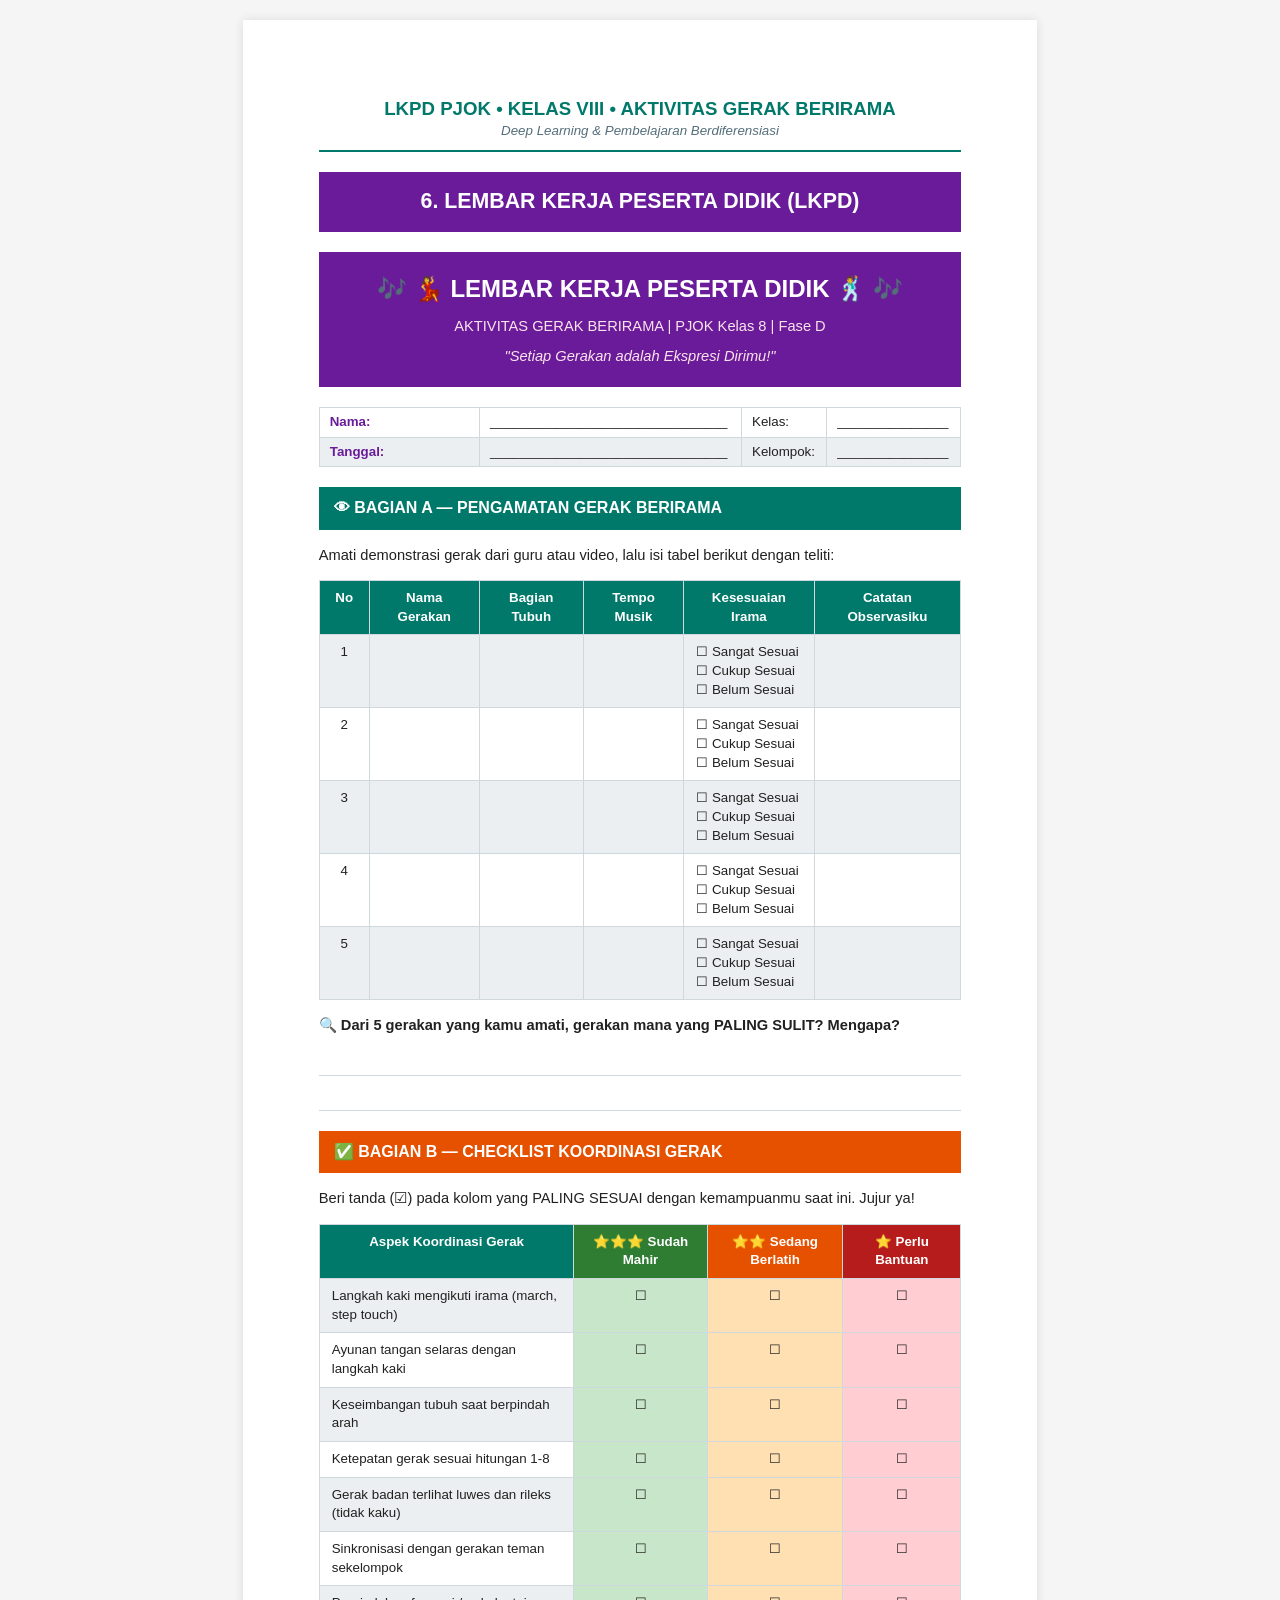
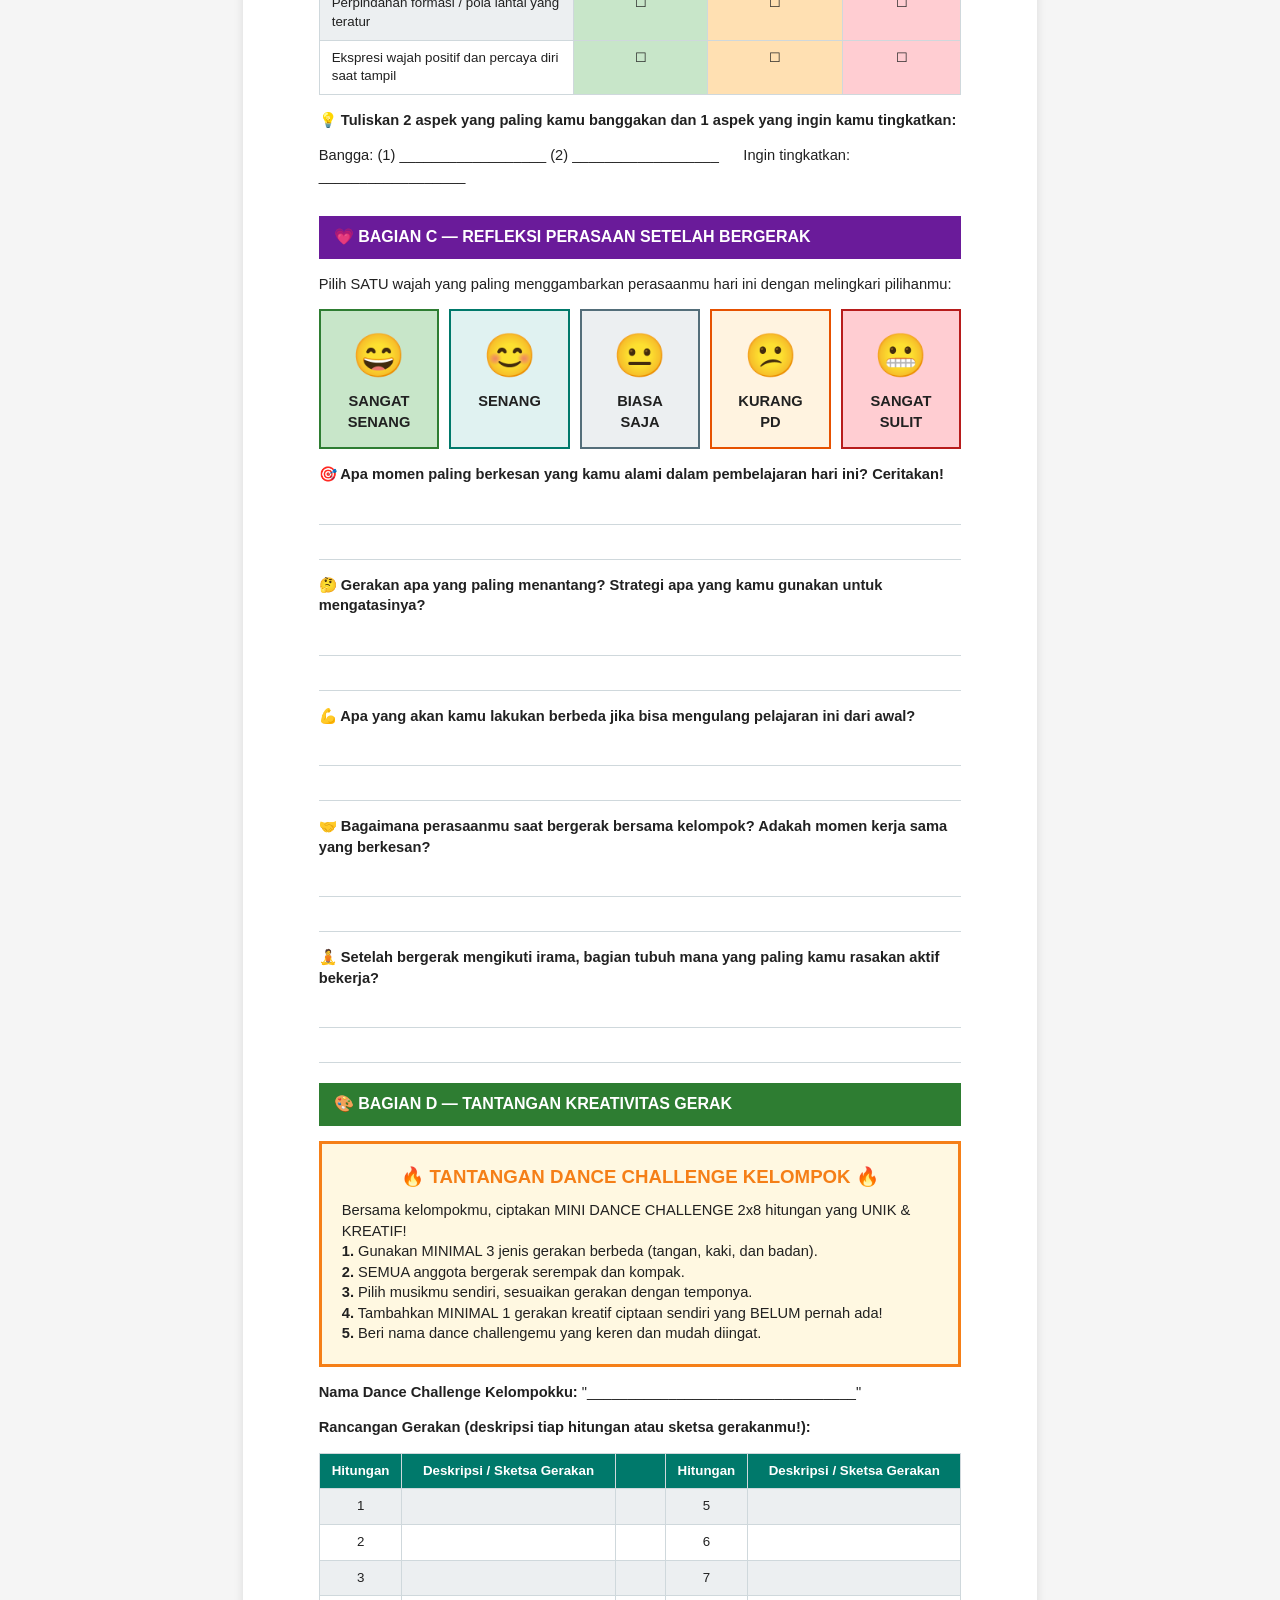
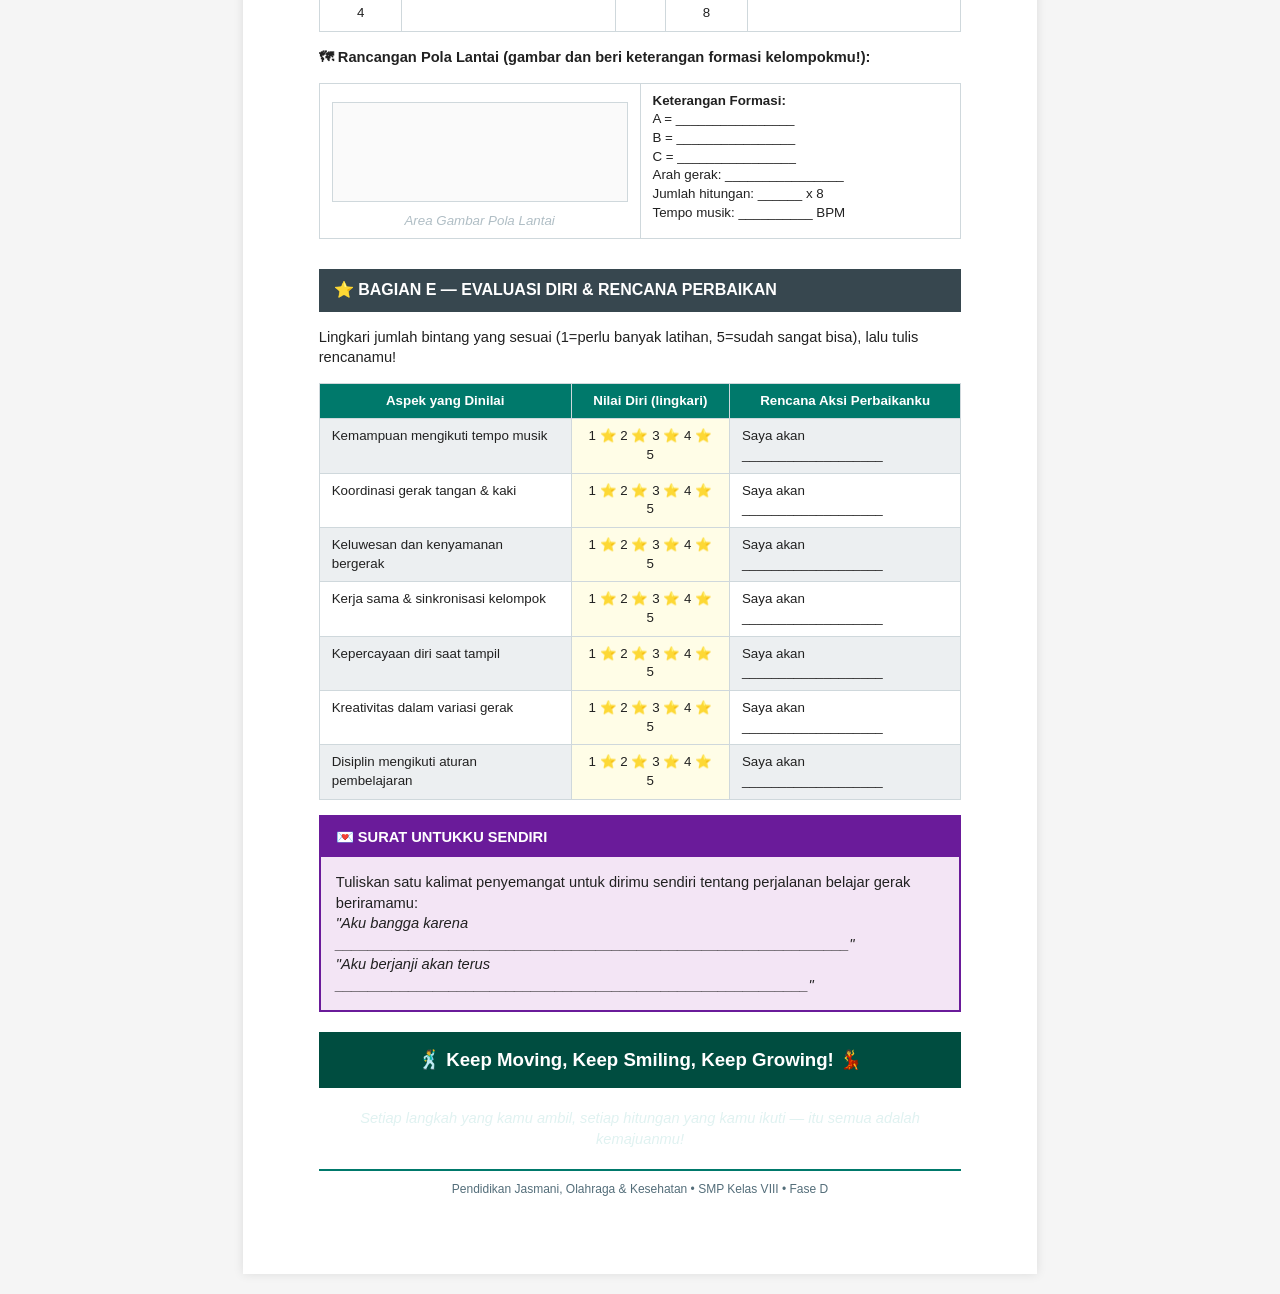
<file: lkpd.html>
<!DOCTYPE html>
<html lang="id">
<head>
    <meta charset="UTF-8">
    <meta name="viewport" content="width=device-width, initial-scale=1.0">
    <title>LKPD PJOK - Kelas VIII</title>
    <style>
        * {
            margin: 0;
            padding: 0;
            box-sizing: border-box;
        }

        body {
            font-family: 'Arial', sans-serif;
            font-size: 11pt;
            line-height: 1.4;
            color: #212121;
            background: #f5f5f5;
        }

        .container {
            max-width: 210mm;
            margin: 20px auto;
            background: white;
            padding: 20mm;
            box-shadow: 0 0 10px rgba(0,0,0,0.1);
        }

        /* Header */
        .header {
            text-align: center;
            padding-bottom: 10px;
            border-bottom: 2px solid #00796B;
            margin-bottom: 20px;
        }

        .header h1 {
            font-size: 14pt;
            color: #00796B;
            font-weight: bold;
        }

        .header p {
            font-size: 10pt;
            color: #546E7A;
            font-style: italic;
        }

        /* Footer */
        .footer {
            text-align: center;
            padding-top: 10px;
            border-top: 2px solid #00796B;
            margin-top: 20px;
            font-size: 9pt;
            color: #546E7A;
        }

        /* Banner */
        .banner {
            background: #00796B;
            color: white;
            padding: 15px 20px;
            margin: 20px 0;
            font-size: 16pt;
            font-weight: bold;
            text-align: center;
        }

        .banner.orange { background: #E65100; }
        .banner.purple { background: #6A1B9A; }
        .banner.blue { background: #1565C0; }
        .banner.gray { background: #37474F; }
        .banner.teal-dark { background: #004D40; }

        /* Sub Banner */
        .sub-banner {
            background: #E0F2F1;
            border-left: 5px solid #00796B;
            padding: 12px 20px;
            margin: 15px 0;
            font-size: 13pt;
            font-weight: bold;
            color: #00796B;
        }

        .sub-banner.orange { background: #FFF3E0; border-left-color: #E65100; color: #E65100; }
        .sub-banner.purple { background: #F3E5F5; border-left-color: #6A1B9A; color: #6A1B9A; }
        .sub-banner.blue { background: #E3F2FD; border-left-color: #1565C0; color: #1565C0; }
        .sub-banner.amber { background: #FFF8E1; border-left-color: #F57F17; color: #F57F17; }

        /* Tables */
        table {
            width: 100%;
            border-collapse: collapse;
            margin: 15px 0;
            font-size: 10pt;
        }

        th, td {
            border: 1px solid #CFD8DC;
            padding: 8px 12px;
            vertical-align: top;
        }

        th {
            background: #00796B;
            color: white;
            font-weight: bold;
            text-align: center;
        }

        th.orange { background: #E65100; }
        th.purple { background: #6A1B9A; }
        th.blue { background: #1565C0; }
        th.green { background: #2E7D32; }
        th.gray { background: #37474F; }
        th.amber { background: #F57F17; }

        tr:nth-child(even) {
            background: #ECEFF1;
        }

        /* Lists */
        ul, ol {
            margin: 10px 0;
            padding-left: 30px;
        }

        li {
            margin: 5px 0;
        }

        /* Numbered items */
        .num-item {
            margin: 8px 0;
            padding-left: 10px;
        }

        /* Callout box */
        .callout {
            border: 2px solid #1565C0;
            margin: 15px 0;
        }

        .callout-header {
            background: #1565C0;
            color: white;
            padding: 10px 15px;
            font-weight: bold;
        }

        .callout-body {
            background: #E3F2FD;
            padding: 15px;
        }

        /* LKPD Sections */
        .lkpd-header {
            background: #6A1B9A;
            color: white;
            padding: 20px;
            text-align: center;
            margin: 20px 0;
        }

        .lkpd-header h2 {
            font-size: 18pt;
            margin-bottom: 10px;
        }

        .lkpd-header p {
            font-size: 11pt;
            color: #FCE4EC;
        }

        .lkpd-quote {
            font-style: italic;
            color: #FFF8E1;
            margin-top: 10px;
        }

        .identity-table {
            margin: 20px 0;
        }

        .identity-table td {
            padding: 5px 10px;
        }

        .identity-table td:first-child {
            font-weight: bold;
            color: #6A1B9A;
            width: 25%;
        }

        .section-header {
            background: #00796B;
            color: white;
            padding: 10px 15px;
            margin: 20px 0 15px 0;
            font-size: 12pt;
            font-weight: bold;
        }

        .section-header.orange { background: #E65100; }
        .section-header.purple { background: #6A1B9A; }
        .section-header.green { background: #2E7D32; }
        .section-header.gray { background: #37474F; }

        /* Mood selector */
        .mood-selector {
            display: flex;
            gap: 10px;
            margin: 15px 0;
        }

        .mood-option {
            flex: 1;
            padding: 15px;
            text-align: center;
            border: 2px solid;
        }

        .mood-option .emoji {
            font-size: 32pt;
            margin-bottom: 5px;
        }

        .mood-option.happy { background: #C8E6C9; border-color: #2E7D32; }
        .mood-option.good { background: #E0F2F1; border-color: #00796B; }
        .mood-option.neutral { background: #ECEFF1; border-color: #546E7A; }
        .mood-option.low { background: #FFF3E0; border-color: #E65100; }
        .mood-option.bad { background: #FFCDD2; border-color: #B71C1C; }

        /* Challenge box */
        .challenge-box {
            background: #FFF8E1;
            border: 3px solid #F57F17;
            padding: 20px;
            margin: 15px 0;
        }

        .challenge-box h3 {
            color: #F57F17;
            text-align: center;
            font-size: 14pt;
            margin-bottom: 10px;
        }

        /* Print styles */
        @media print {
            body {
                background: white;
            }

            .container {
                box-shadow: none;
                margin: 0;
                padding: 15mm;
                max-width: 100%;
            }

            .page-break {
                page-break-before: always;
            }
        }

        .page-break {
            page-break-before: always;
            margin-top: 30px;
        }

        .spacer {
            height: 20px;
        }

        .checkbox {
            margin: 5px 0;
        }

        .question {
            margin: 15px 0;
            font-weight: bold;
        }

        .answer-line {
            border-bottom: 1px solid #CFD8DC;
            margin: 10px 0;
            height: 25px;
        }

        .drawing-area {
            border: 1px solid #CFD8DC;
            height: 100px;
            margin: 10px 0;
            background: #fafafa;
        }
    </style>
</head>
<body>
    <div class="container">
        <!-- Header -->
        <div class="header">
            <h1>LKPD PJOK • KELAS VIII • AKTIVITAS GERAK BERIRAMA</h1>
            <p>Deep Learning & Pembelajaran Berdiferensiasi</p>
        </div>

        <!-- Bagian 6: LKPD -->
        <div class="banner purple">6. LEMBAR KERJA PESERTA DIDIK (LKPD)</div>

        <div class="lkpd-header">
            <h2>🎶 💃 LEMBAR KERJA PESERTA DIDIK 🕺 🎶</h2>
            <p>AKTIVITAS GERAK BERIRAMA | PJOK Kelas 8 | Fase D</p>
            <p class="lkpd-quote">"Setiap Gerakan adalah Ekspresi Dirimu!"</p>
        </div>

        <table class="identity-table">
            <tr>
                <td>Nama:</td>
                <td>________________________________</td>
                <td>Kelas:</td>
                <td>_______________</td>
            </tr>
            <tr>
                <td>Tanggal:</td>
                <td>________________________________</td>
                <td>Kelompok:</td>
                <td>_______________</td>
            </tr>
        </table>

        <div class="section-header">👁 BAGIAN A — PENGAMATAN GERAK BERIRAMA</div>
        <p>Amati demonstrasi gerak dari guru atau video, lalu isi tabel berikut dengan teliti:</p>
        <table>
            <tr>
                <th style="width: 50px;">No</th>
                <th>Nama Gerakan</th>
                <th>Bagian Tubuh</th>
                <th>Tempo Musik</th>
                <th>Kesesuaian Irama</th>
                <th>Catatan Observasiku</th>
            </tr>
            <tr><td style="text-align: center;">1</td><td></td><td></td><td></td><td>☐ Sangat Sesuai<br>☐ Cukup Sesuai<br>☐ Belum Sesuai</td><td></td></tr>
            <tr><td style="text-align: center;">2</td><td></td><td></td><td></td><td>☐ Sangat Sesuai<br>☐ Cukup Sesuai<br>☐ Belum Sesuai</td><td></td></tr>
            <tr><td style="text-align: center;">3</td><td></td><td></td><td></td><td>☐ Sangat Sesuai<br>☐ Cukup Sesuai<br>☐ Belum Sesuai</td><td></td></tr>
            <tr><td style="text-align: center;">4</td><td></td><td></td><td></td><td>☐ Sangat Sesuai<br>☐ Cukup Sesuai<br>☐ Belum Sesuai</td><td></td></tr>
            <tr><td style="text-align: center;">5</td><td></td><td></td><td></td><td>☐ Sangat Sesuai<br>☐ Cukup Sesuai<br>☐ Belum Sesuai</td><td></td></tr>
        </table>

        <p class="question">🔍 Dari 5 gerakan yang kamu amati, gerakan mana yang PALING SULIT? Mengapa?</p>
        <div class="answer-line"></div>
        <div class="answer-line"></div>

        <div class="section-header orange">✅ BAGIAN B — CHECKLIST KOORDINASI GERAK</div>
        <p>Beri tanda (☑) pada kolom yang PALING SESUAI dengan kemampuanmu saat ini. Jujur ya!</p>
        <table>
            <tr>
                <th>Aspek Koordinasi Gerak</th>
                <th style="background: #2E7D32;">⭐⭐⭐ Sudah Mahir</th>
                <th style="background: #E65100;">⭐⭐ Sedang Berlatih</th>
                <th style="background: #B71C1C;">⭐ Perlu Bantuan</th>
            </tr>
            <tr>
                <td>Langkah kaki mengikuti irama (march, step touch)</td>
                <td style="background: #C8E6C9; text-align: center;">☐</td>
                <td style="background: #FFE0B2; text-align: center;">☐</td>
                <td style="background: #FFCDD2; text-align: center;">☐</td>
            </tr>
            <tr>
                <td>Ayunan tangan selaras dengan langkah kaki</td>
                <td style="background: #C8E6C9; text-align: center;">☐</td>
                <td style="background: #FFE0B2; text-align: center;">☐</td>
                <td style="background: #FFCDD2; text-align: center;">☐</td>
            </tr>
            <tr>
                <td>Keseimbangan tubuh saat berpindah arah</td>
                <td style="background: #C8E6C9; text-align: center;">☐</td>
                <td style="background: #FFE0B2; text-align: center;">☐</td>
                <td style="background: #FFCDD2; text-align: center;">☐</td>
            </tr>
            <tr>
                <td>Ketepatan gerak sesuai hitungan 1-8</td>
                <td style="background: #C8E6C9; text-align: center;">☐</td>
                <td style="background: #FFE0B2; text-align: center;">☐</td>
                <td style="background: #FFCDD2; text-align: center;">☐</td>
            </tr>
            <tr>
                <td>Gerak badan terlihat luwes dan rileks (tidak kaku)</td>
                <td style="background: #C8E6C9; text-align: center;">☐</td>
                <td style="background: #FFE0B2; text-align: center;">☐</td>
                <td style="background: #FFCDD2; text-align: center;">☐</td>
            </tr>
            <tr>
                <td>Sinkronisasi dengan gerakan teman sekelompok</td>
                <td style="background: #C8E6C9; text-align: center;">☐</td>
                <td style="background: #FFE0B2; text-align: center;">☐</td>
                <td style="background: #FFCDD2; text-align: center;">☐</td>
            </tr>
            <tr>
                <td>Perpindahan formasi / pola lantai yang teratur</td>
                <td style="background: #C8E6C9; text-align: center;">☐</td>
                <td style="background: #FFE0B2; text-align: center;">☐</td>
                <td style="background: #FFCDD2; text-align: center;">☐</td>
            </tr>
            <tr>
                <td>Ekspresi wajah positif dan percaya diri saat tampil</td>
                <td style="background: #C8E6C9; text-align: center;">☐</td>
                <td style="background: #FFE0B2; text-align: center;">☐</td>
                <td style="background: #FFCDD2; text-align: center;">☐</td>
            </tr>
        </table>

        <p class="question">💡 Tuliskan 2 aspek yang paling kamu banggakan dan 1 aspek yang ingin kamu tingkatkan:</p>
        <p>Bangga: (1) __________________ (2) __________________ &nbsp;&nbsp;&nbsp;&nbsp; Ingin tingkatkan: __________________</p>

        <div class="page-break"></div>

        <div class="section-header purple">💗 BAGIAN C — REFLEKSI PERASAAN SETELAH BERGERAK</div>
        <p>Pilih SATU wajah yang paling menggambarkan perasaanmu hari ini dengan melingkari pilihanmu:</p>

        <div class="mood-selector">
            <div class="mood-option happy">
                <div class="emoji">😄</div>
                <strong>SANGAT SENANG</strong>
            </div>
            <div class="mood-option good">
                <div class="emoji">😊</div>
                <strong>SENANG</strong>
            </div>
            <div class="mood-option neutral">
                <div class="emoji">😐</div>
                <strong>BIASA SAJA</strong>
            </div>
            <div class="mood-option low">
                <div class="emoji">😕</div>
                <strong>KURANG PD</strong>
            </div>
            <div class="mood-option bad">
                <div class="emoji">😬</div>
                <strong>SANGAT SULIT</strong>
            </div>
        </div>

        <p class="question">🎯 Apa momen paling berkesan yang kamu alami dalam pembelajaran hari ini? Ceritakan!</p>
        <div class="answer-line"></div>
        <div class="answer-line"></div>

        <p class="question">🤔 Gerakan apa yang paling menantang? Strategi apa yang kamu gunakan untuk mengatasinya?</p>
        <div class="answer-line"></div>
        <div class="answer-line"></div>

        <p class="question">💪 Apa yang akan kamu lakukan berbeda jika bisa mengulang pelajaran ini dari awal?</p>
        <div class="answer-line"></div>
        <div class="answer-line"></div>

        <p class="question">🤝 Bagaimana perasaanmu saat bergerak bersama kelompok? Adakah momen kerja sama yang berkesan?</p>
        <div class="answer-line"></div>
        <div class="answer-line"></div>

        <p class="question">🧘 Setelah bergerak mengikuti irama, bagian tubuh mana yang paling kamu rasakan aktif bekerja?</p>
        <div class="answer-line"></div>
        <div class="answer-line"></div>

        <div class="section-header green">🎨 BAGIAN D — TANTANGAN KREATIVITAS GERAK</div>

        <div class="challenge-box">
            <h3>🔥 TANTANGAN DANCE CHALLENGE KELOMPOK 🔥</h3>
            <p>Bersama kelompokmu, ciptakan MINI DANCE CHALLENGE 2x8 hitungan yang UNIK & KREATIF!</p>
            <p><strong>1.</strong> Gunakan MINIMAL 3 jenis gerakan berbeda (tangan, kaki, dan badan).</p>
            <p><strong>2.</strong> SEMUA anggota bergerak serempak dan kompak.</p>
            <p><strong>3.</strong> Pilih musikmu sendiri, sesuaikan gerakan dengan temponya.</p>
            <p><strong>4.</strong> Tambahkan MINIMAL 1 gerakan kreatif ciptaan sendiri yang BELUM pernah ada!</p>
            <p><strong>5.</strong> Beri nama dance challengemu yang keren dan mudah diingat.</p>
        </div>

        <p><strong>Nama Dance Challenge Kelompokku:</strong> "_________________________________"</p>
        <p class="question"><strong>Rancangan Gerakan</strong> (deskripsi tiap hitungan atau sketsa gerakanmu!):</p>
        <table>
            <tr>
                <th style="width: 80px;">Hitungan</th>
                <th>Deskripsi / Sketsa Gerakan</th>
                <th style="width: 50px;"></th>
                <th style="width: 80px;">Hitungan</th>
                <th>Deskripsi / Sketsa Gerakan</th>
            </tr>
            <tr>
                <td style="text-align: center;">1</td>
                <td></td>
                <td></td>
                <td style="text-align: center;">5</td>
                <td></td>
            </tr>
            <tr>
                <td style="text-align: center;">2</td>
                <td></td>
                <td></td>
                <td style="text-align: center;">6</td>
                <td></td>
            </tr>
            <tr>
                <td style="text-align: center;">3</td>
                <td></td>
                <td></td>
                <td style="text-align: center;">7</td>
                <td></td>
            </tr>
            <tr>
                <td style="text-align: center;">4</td>
                <td></td>
                <td></td>
                <td style="text-align: center;">8</td>
                <td></td>
            </tr>
        </table>

        <p class="question">🗺 Rancangan Pola Lantai (gambar dan beri keterangan formasi kelompokmu!):</p>
        <table>
            <tr>
                <td style="width: 50%;">
                    <div class="drawing-area"></div>
                    <p style="text-align: center; font-style: italic; color: #B0BEC5;">Area Gambar Pola Lantai</p>
                </td>
                <td style="width: 50%; vertical-align: top;">
                    <p><strong>Keterangan Formasi:</strong></p>
                    <p>A = ________________</p>
                    <p>B = ________________</p>
                    <p>C = ________________</p>
                    <p>Arah gerak: ________________</p>
                    <p>Jumlah hitungan: ______ x 8</p>
                    <p>Tempo musik: __________ BPM</p>
                </td>
            </tr>
        </table>

        <div class="page-break"></div>

        <div class="section-header gray">⭐ BAGIAN E — EVALUASI DIRI & RENCANA PERBAIKAN</div>
        <p>Lingkari jumlah bintang yang sesuai (1=perlu banyak latihan, 5=sudah sangat bisa), lalu tulis rencanamu!</p>
        <table>
            <tr>
                <th>Aspek yang Dinilai</th>
                <th>Nilai Diri (lingkari)</th>
                <th>Rencana Aksi Perbaikanku</th>
            </tr>
            <tr>
                <td>Kemampuan mengikuti tempo musik</td>
                <td style="background: #FFFDE7; text-align: center;">1 ⭐ 2 ⭐ 3 ⭐ 4 ⭐ 5</td>
                <td>Saya akan ___________________</td>
            </tr>
            <tr>
                <td>Koordinasi gerak tangan & kaki</td>
                <td style="background: #FFFDE7; text-align: center;">1 ⭐ 2 ⭐ 3 ⭐ 4 ⭐ 5</td>
                <td>Saya akan ___________________</td>
            </tr>
            <tr>
                <td>Keluwesan dan kenyamanan bergerak</td>
                <td style="background: #FFFDE7; text-align: center;">1 ⭐ 2 ⭐ 3 ⭐ 4 ⭐ 5</td>
                <td>Saya akan ___________________</td>
            </tr>
            <tr>
                <td>Kerja sama & sinkronisasi kelompok</td>
                <td style="background: #FFFDE7; text-align: center;">1 ⭐ 2 ⭐ 3 ⭐ 4 ⭐ 5</td>
                <td>Saya akan ___________________</td>
            </tr>
            <tr>
                <td>Kepercayaan diri saat tampil</td>
                <td style="background: #FFFDE7; text-align: center;">1 ⭐ 2 ⭐ 3 ⭐ 4 ⭐ 5</td>
                <td>Saya akan ___________________</td>
            </tr>
            <tr>
                <td>Kreativitas dalam variasi gerak</td>
                <td style="background: #FFFDE7; text-align: center;">1 ⭐ 2 ⭐ 3 ⭐ 4 ⭐ 5</td>
                <td>Saya akan ___________________</td>
            </tr>
            <tr>
                <td>Disiplin mengikuti aturan pembelajaran</td>
                <td style="background: #FFFDE7; text-align: center;">1 ⭐ 2 ⭐ 3 ⭐ 4 ⭐ 5</td>
                <td>Saya akan ___________________</td>
            </tr>
        </table>

        <div class="callout" style="border-color: #6A1B9A;">
            <div class="callout-header" style="background: #6A1B9A;">💌 SURAT UNTUKKU SENDIRI</div>
            <div class="callout-body" style="background: #F3E5F5;">
                <p>Tuliskan satu kalimat penyemangat untuk dirimu sendiri tentang perjalanan belajar gerak beriramamu:</p>
                <p><em>"Aku bangga karena _______________________________________________________________"</em></p>
                <p><em>"Aku berjanji akan terus __________________________________________________________"</em></p>
            </div>
        </div>

        <div class="banner teal-dark" style="font-size: 14pt;">🕺 Keep Moving, Keep Smiling, Keep Growing! 💃</div>
        <p style="text-align: center; font-style: italic; color: #E0F2F1;">Setiap langkah yang kamu ambil, setiap hitungan yang kamu ikuti — itu semua adalah kemajuanmu!</p>

        <!-- Footer -->
        <div class="footer">
            Pendidikan Jasmani, Olahraga & Kesehatan • SMP Kelas VIII • Fase D
        </div>
    </div>
</body>
</html>
</file>
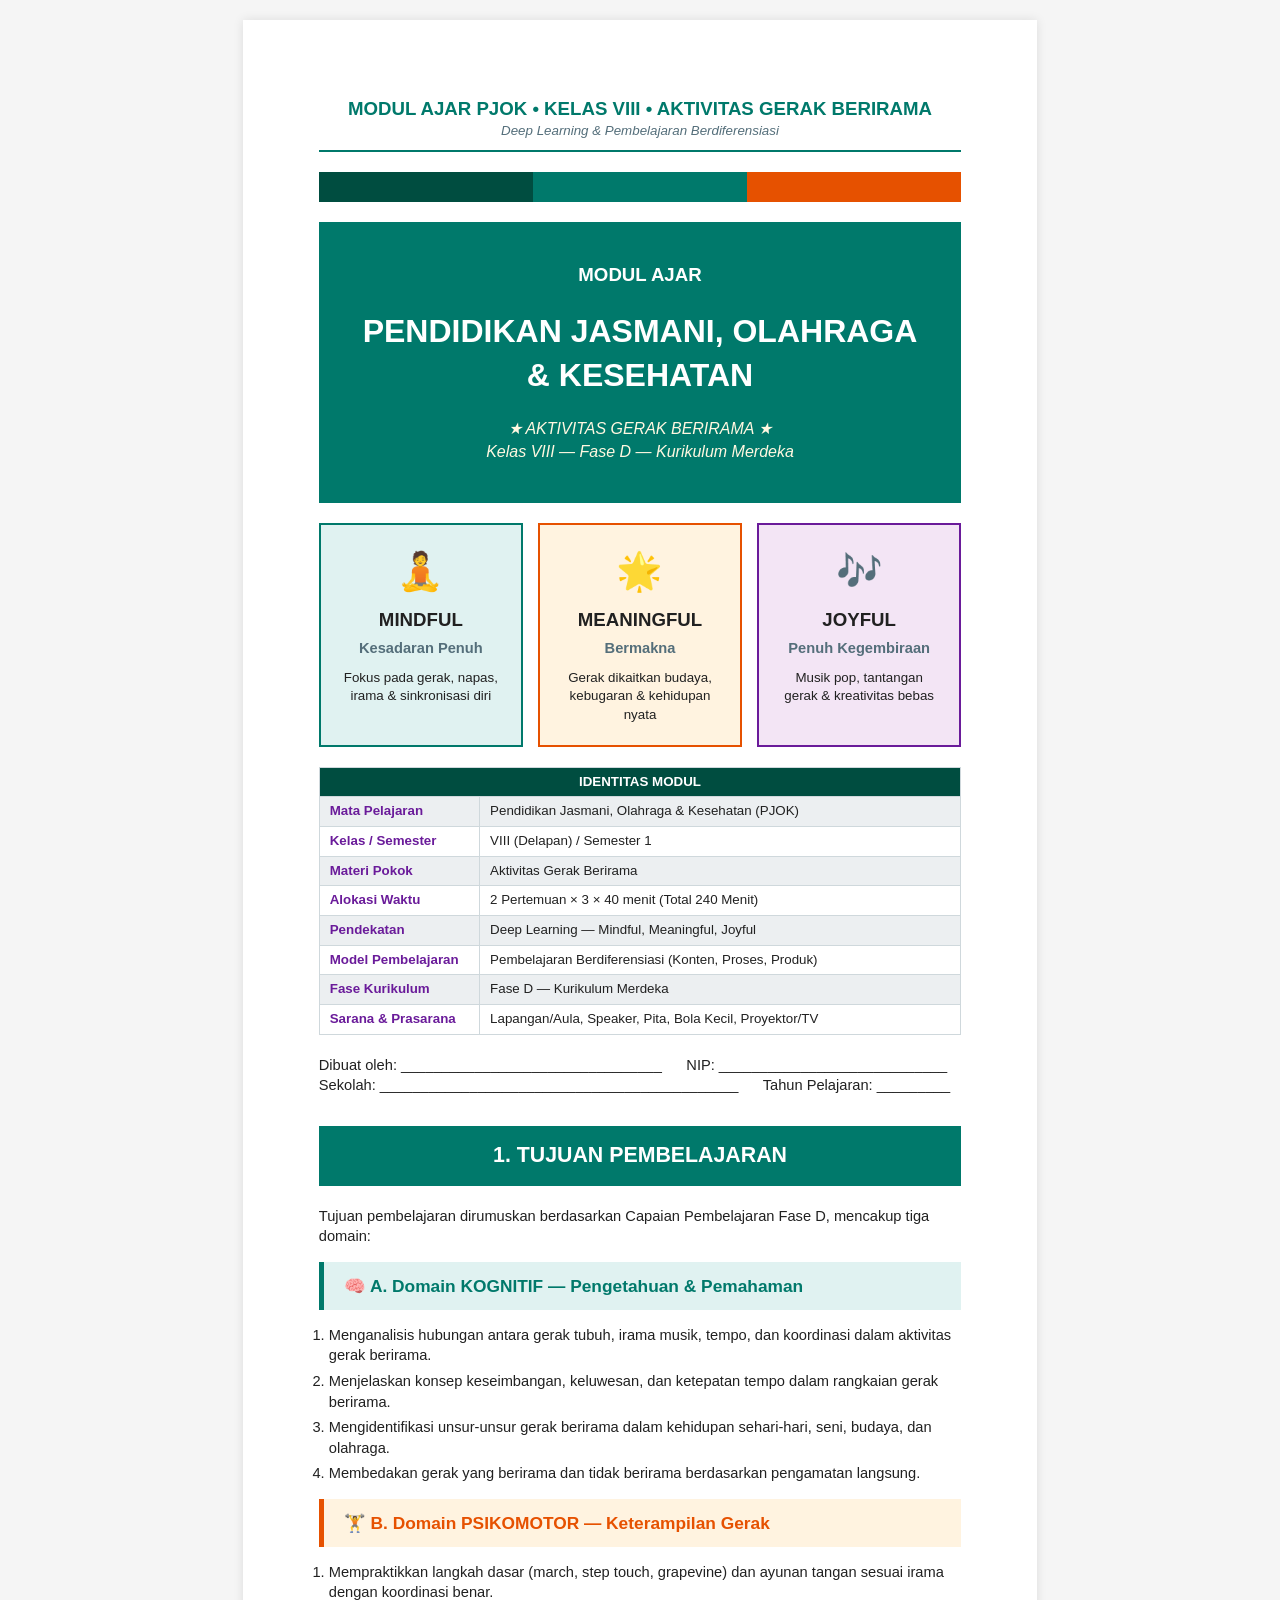
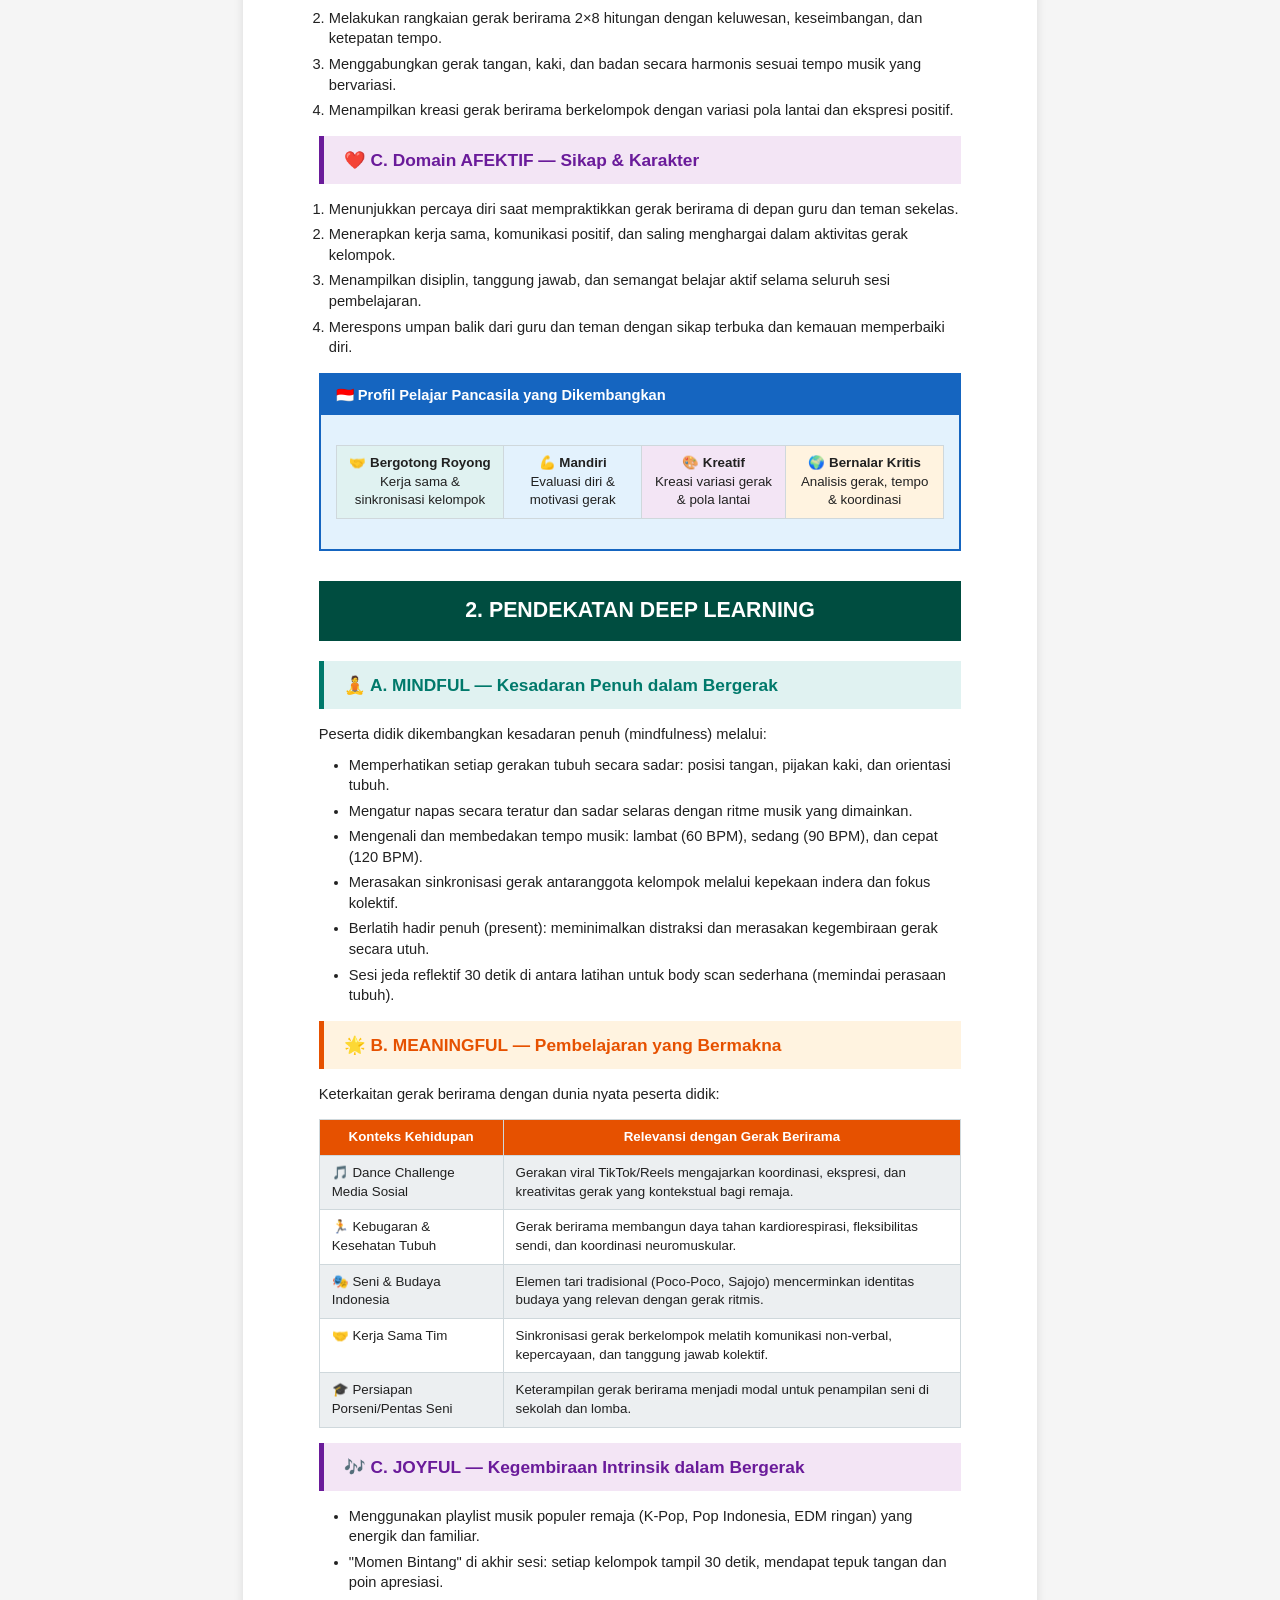
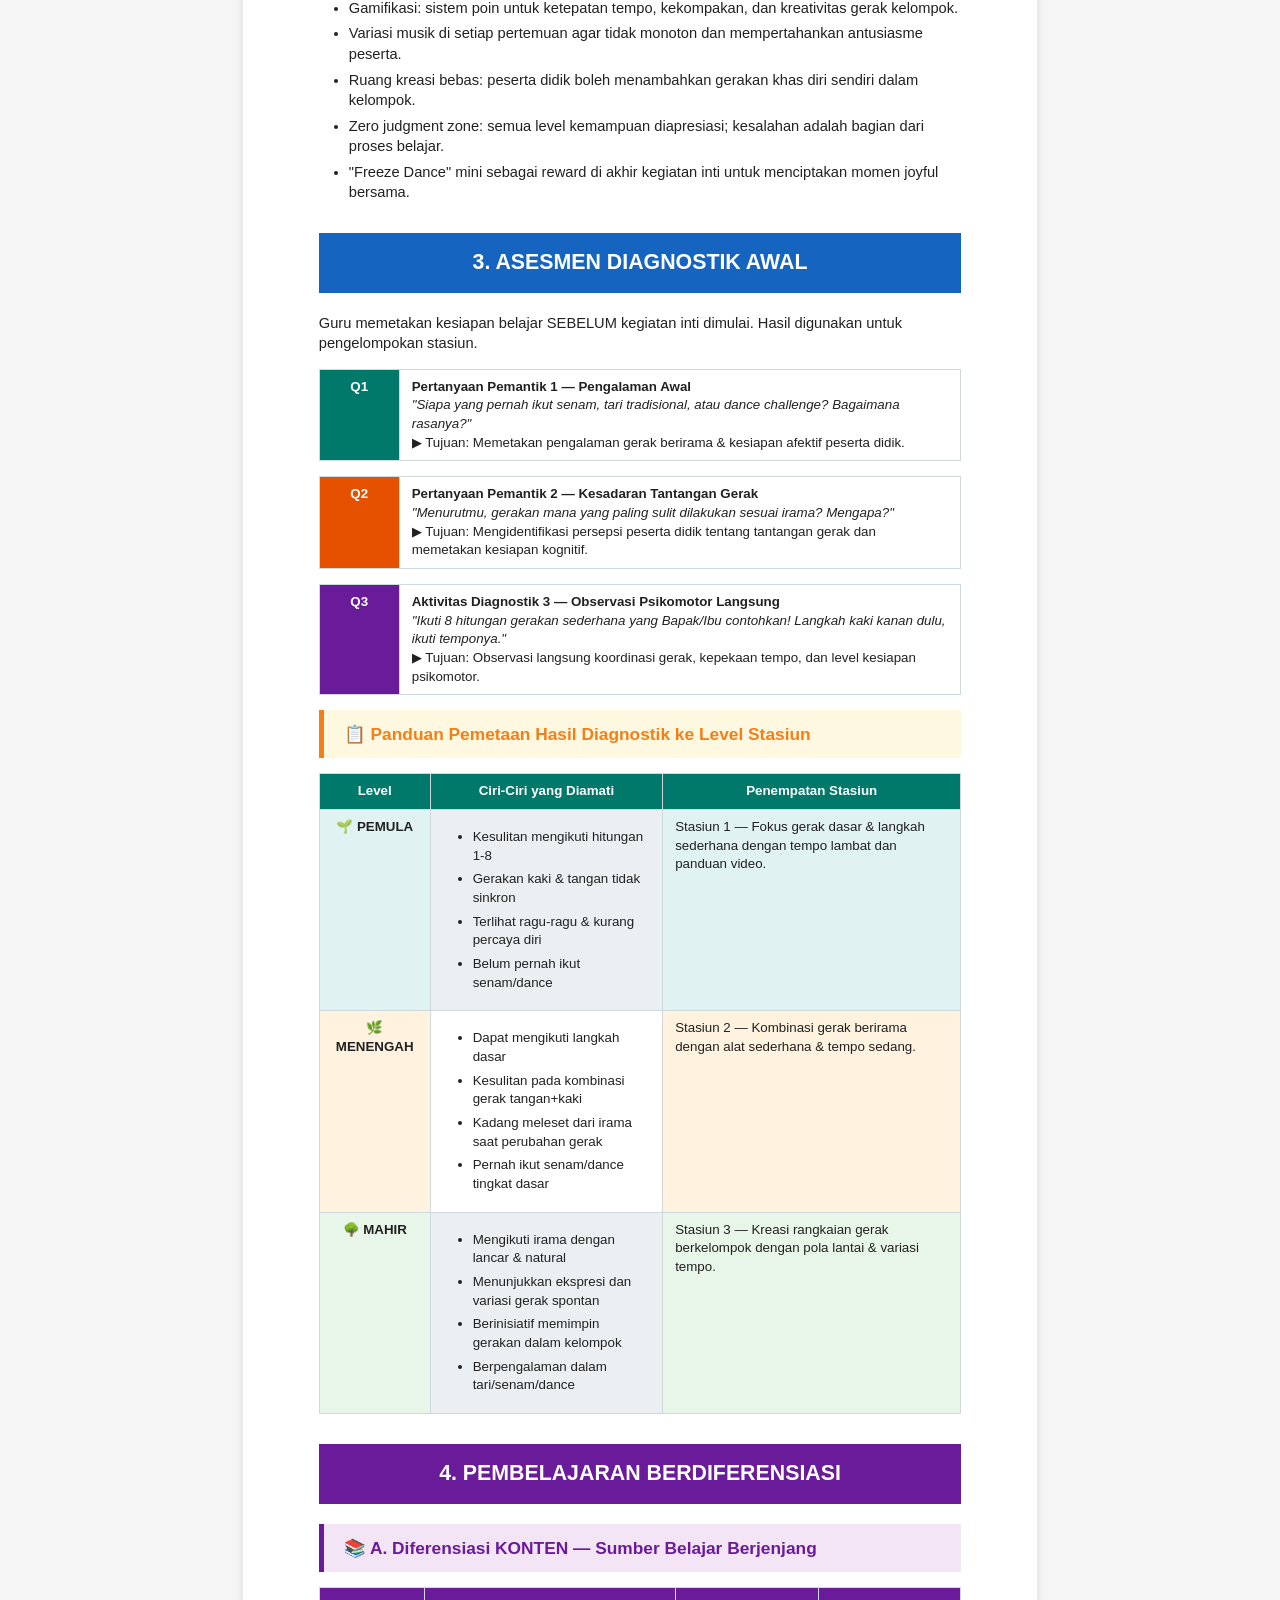
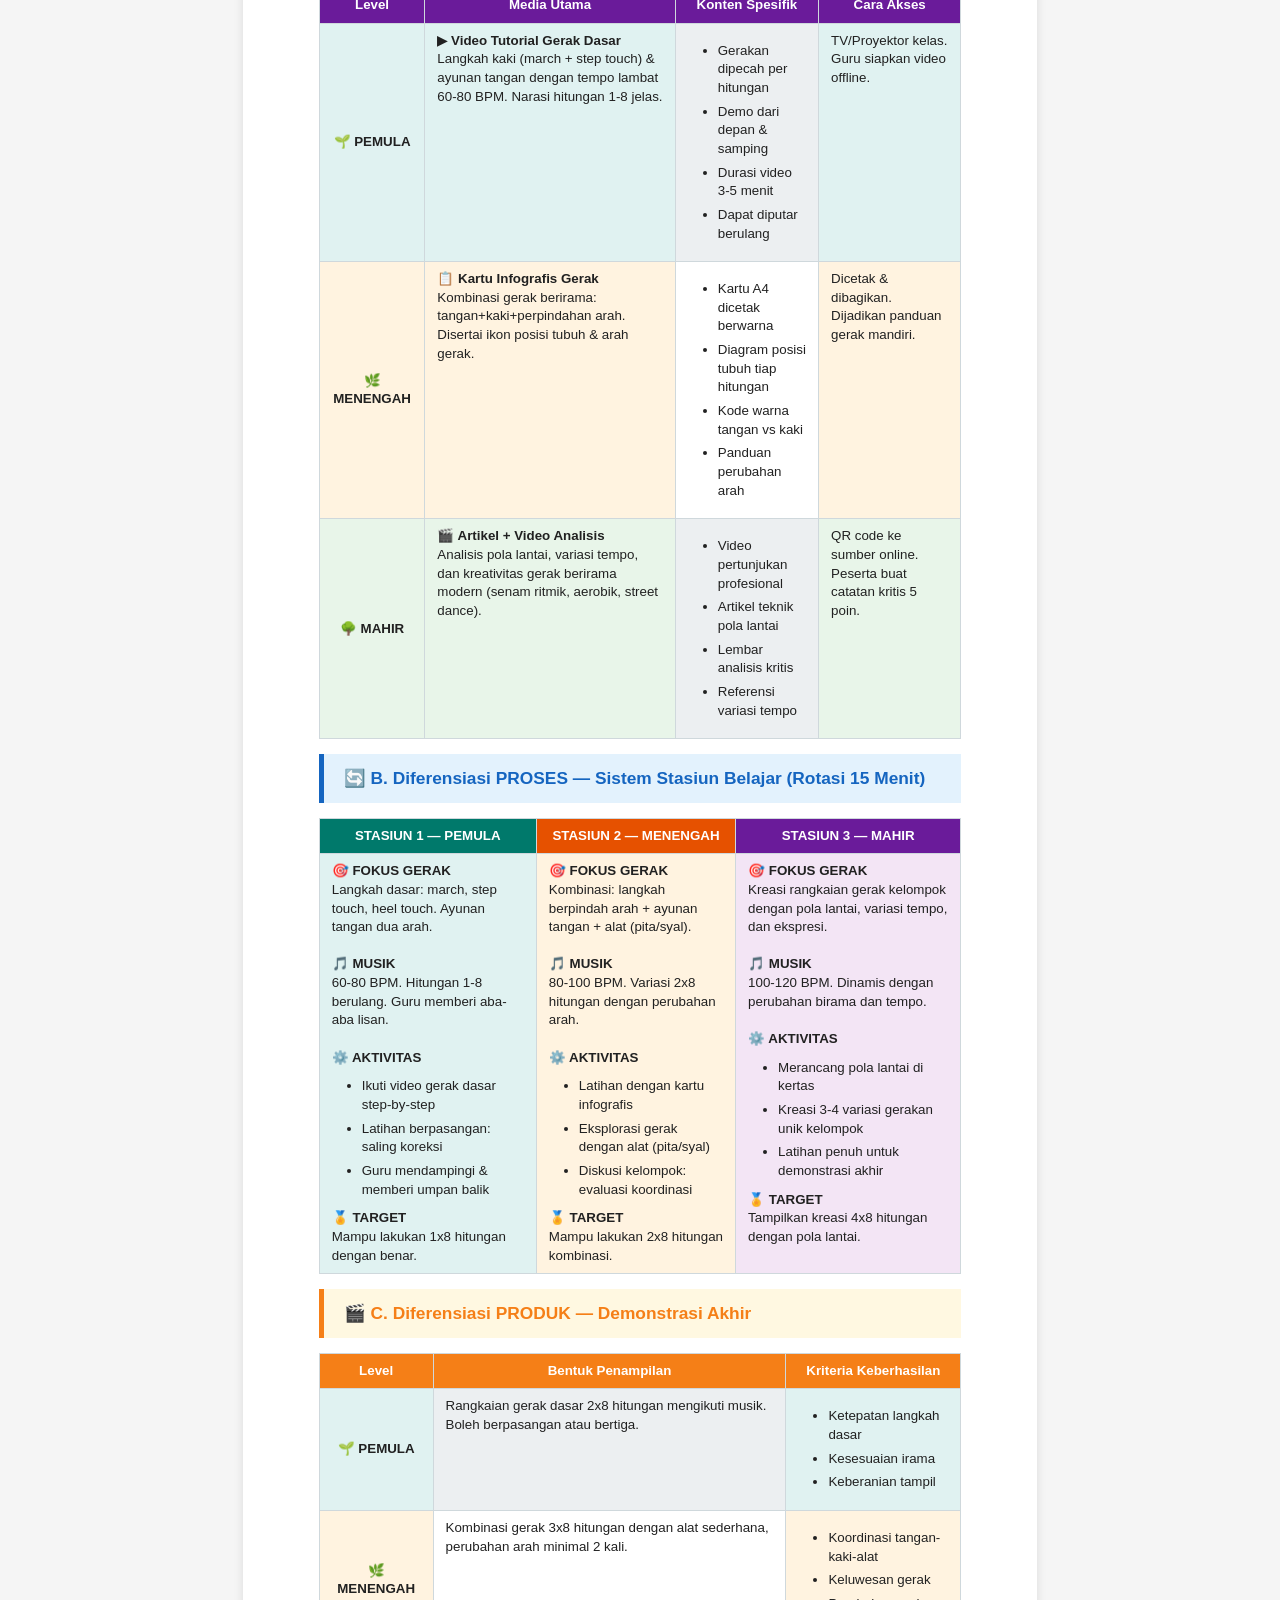
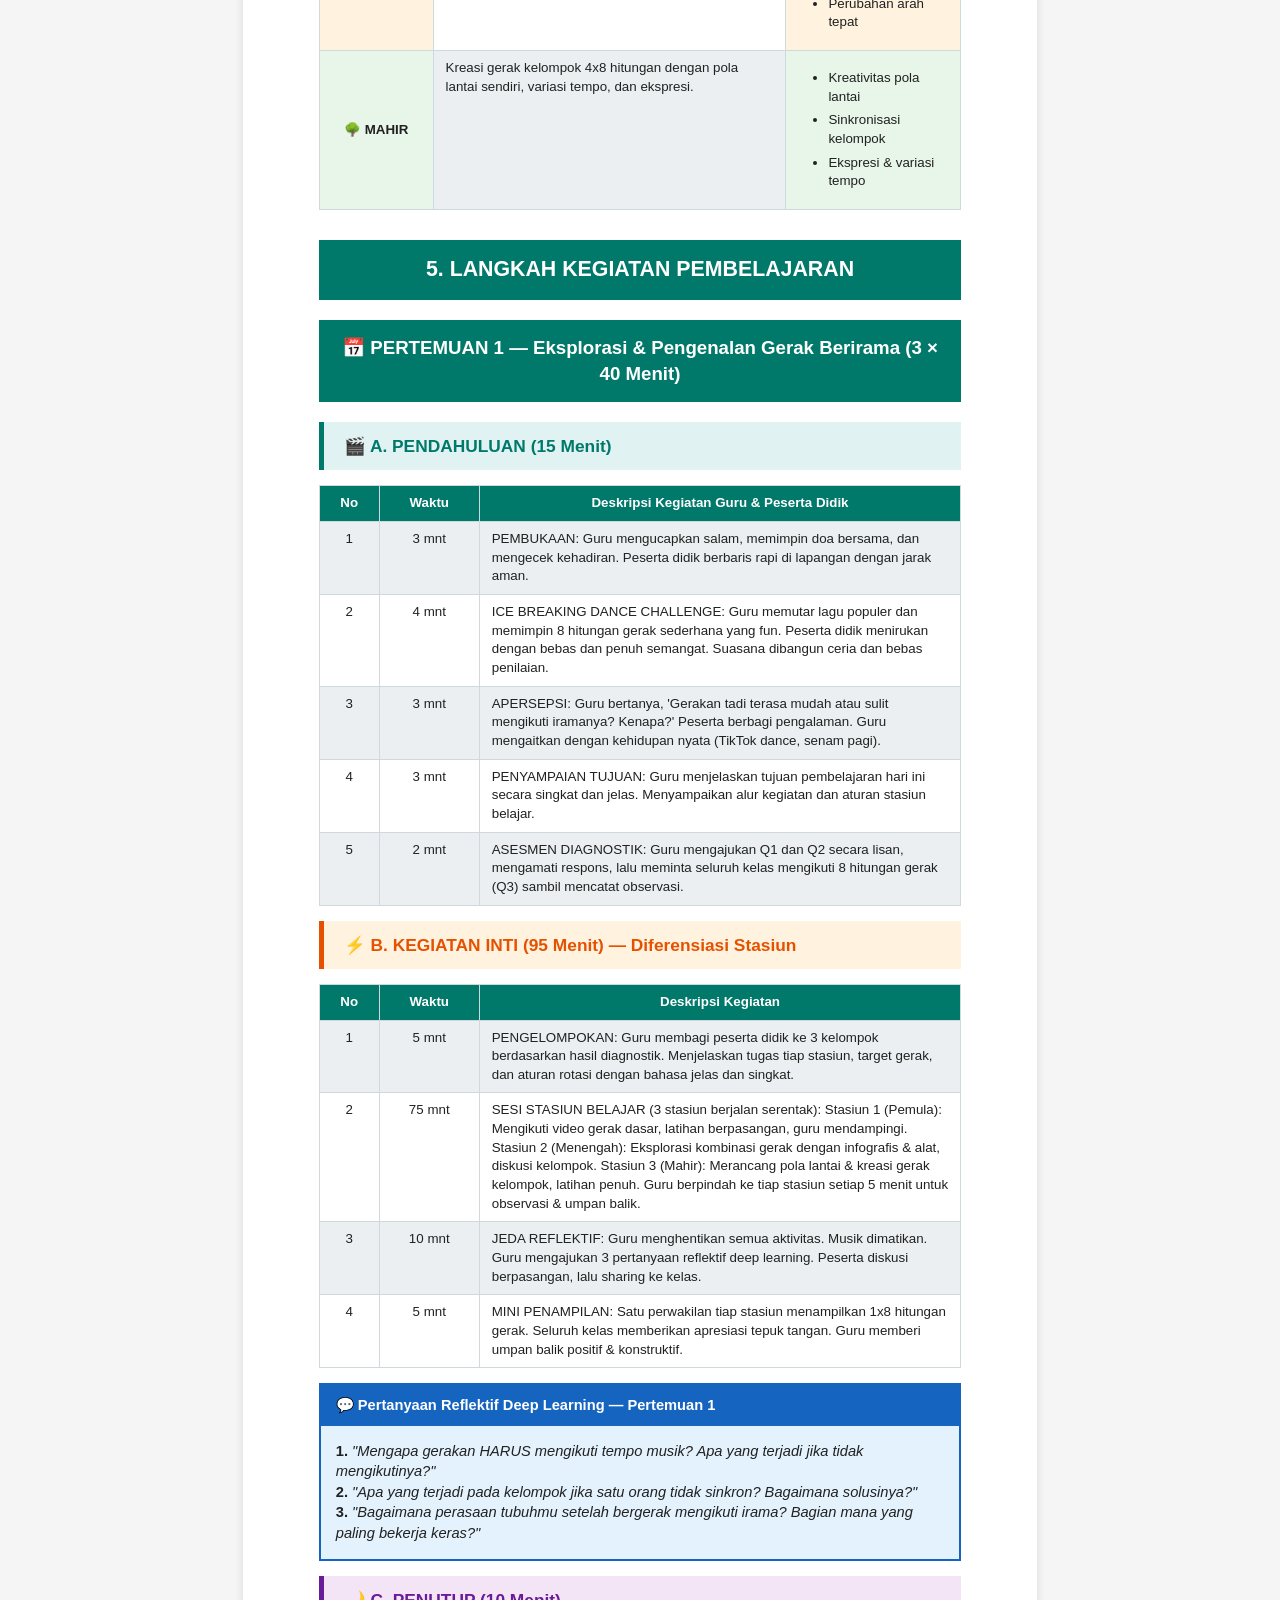
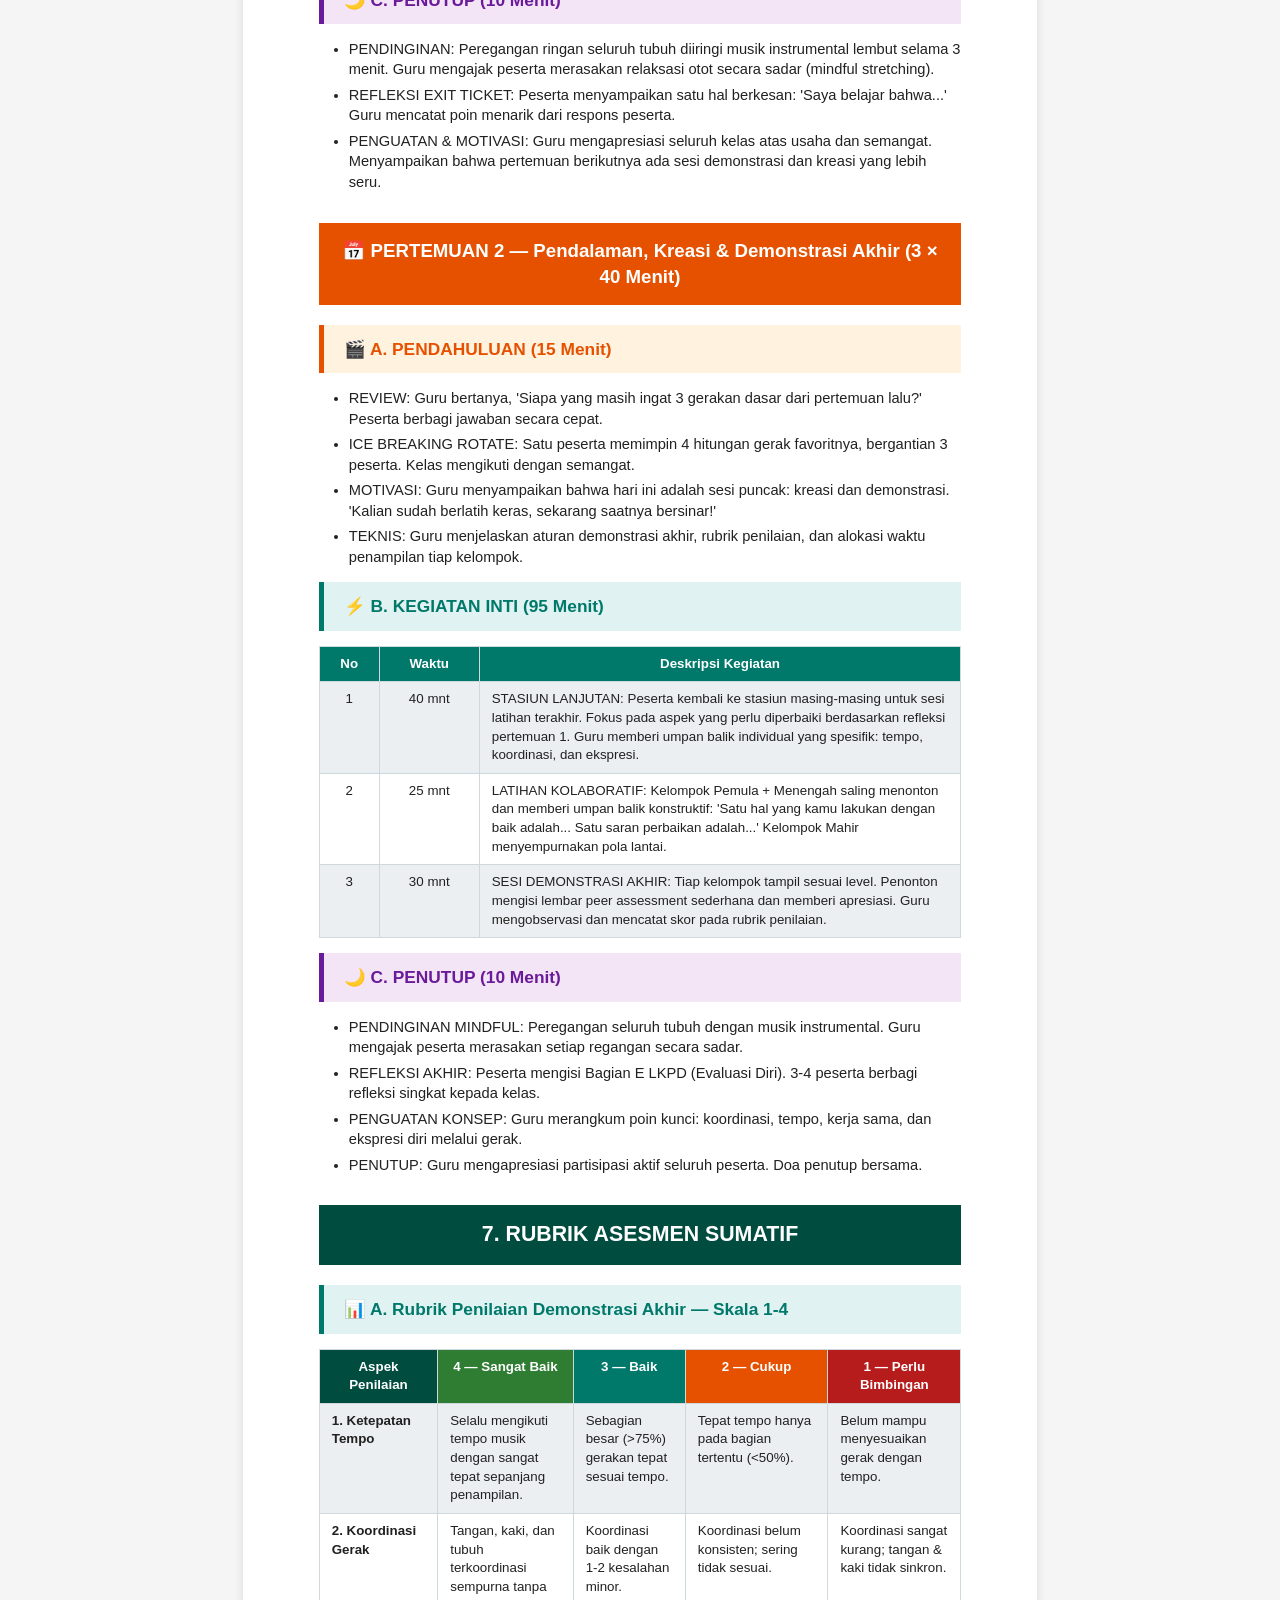
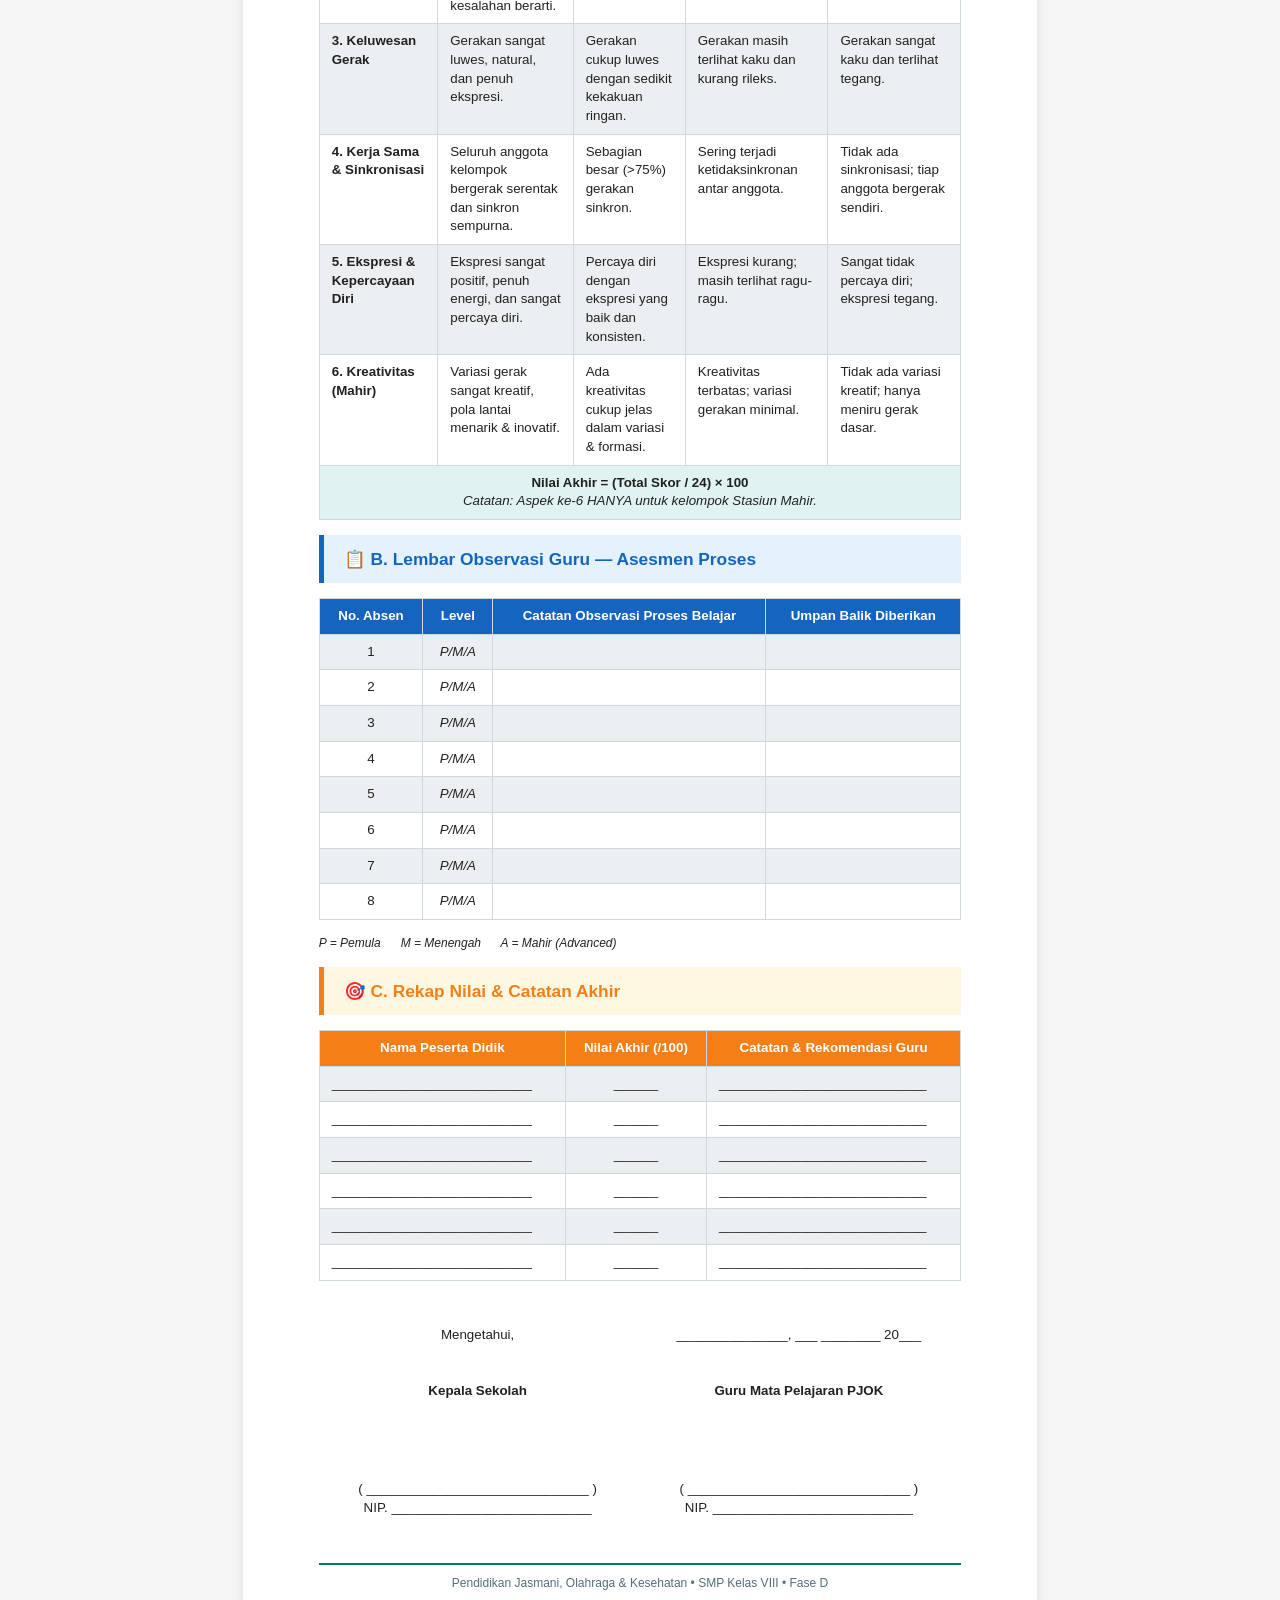
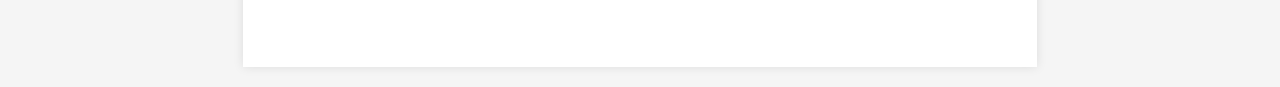
<file: modul_ajar.html>
<!DOCTYPE html>
<html lang="id">
<head>
    <meta charset="UTF-8">
    <meta name="viewport" content="width=device-width, initial-scale=1.0">
    <title>Modul Ajar PJOK - Kelas VIII</title>
    <style>
        * {
            margin: 0;
            padding: 0;
            box-sizing: border-box;
        }

        body {
            font-family: 'Arial', sans-serif;
            font-size: 11pt;
            line-height: 1.4;
            color: #212121;
            background: #f5f5f5;
        }

        .container {
            max-width: 210mm;
            margin: 20px auto;
            background: white;
            padding: 20mm;
            box-shadow: 0 0 10px rgba(0,0,0,0.1);
        }

        /* Header */
        .header {
            text-align: center;
            padding-bottom: 10px;
            border-bottom: 2px solid #00796B;
            margin-bottom: 20px;
        }

        .header h1 {
            font-size: 14pt;
            color: #00796B;
            font-weight: bold;
        }

        .header p {
            font-size: 10pt;
            color: #546E7A;
            font-style: italic;
        }

        /* Footer */
        .footer {
            text-align: center;
            padding-top: 10px;
            border-top: 2px solid #00796B;
            margin-top: 20px;
            font-size: 9pt;
            color: #546E7A;
        }

        /* Banner */
        .banner {
            background: #00796B;
            color: white;
            padding: 15px 20px;
            margin: 20px 0;
            font-size: 16pt;
            font-weight: bold;
            text-align: center;
        }

        .banner.orange { background: #E65100; }
        .banner.purple { background: #6A1B9A; }
        .banner.blue { background: #1565C0; }
        .banner.gray { background: #37474F; }
        .banner.teal-dark { background: #004D40; }

        /* Sub Banner */
        .sub-banner {
            background: #E0F2F1;
            border-left: 5px solid #00796B;
            padding: 12px 20px;
            margin: 15px 0;
            font-size: 13pt;
            font-weight: bold;
            color: #00796B;
        }

        .sub-banner.orange { background: #FFF3E0; border-left-color: #E65100; color: #E65100; }
        .sub-banner.purple { background: #F3E5F5; border-left-color: #6A1B9A; color: #6A1B9A; }
        .sub-banner.blue { background: #E3F2FD; border-left-color: #1565C0; color: #1565C0; }
        .sub-banner.amber { background: #FFF8E1; border-left-color: #F57F17; color: #F57F17; }

        /* Cover */
        .cover-gradient {
            display: flex;
            height: 30px;
            margin: 20px 0;
        }

        .cover-gradient div {
            flex: 1;
        }

        .cover-title {
            background: #00796B;
            color: white;
            padding: 40px 30px;
            text-align: center;
            margin: 20px 0;
        }

        .cover-title h2 {
            font-size: 14pt;
            margin-bottom: 10px;
        }

        .cover-title h1 {
            font-size: 24pt;
            margin: 20px 0;
        }

        .cover-title p {
            font-size: 12pt;
            font-style: italic;
            color: #FFF8E1;
        }

        /* Pillar Cards */
        .pillar-cards {
            display: flex;
            gap: 15px;
            margin: 20px 0;
        }

        .pillar-card {
            flex: 1;
            padding: 20px;
            text-align: center;
            border: 2px solid;
        }

        .pillar-card.teal { background: #E0F2F1; border-color: #00796B; }
        .pillar-card.orange { background: #FFF3E0; border-color: #E65100; }
        .pillar-card.purple { background: #F3E5F5; border-color: #6A1B9A; }

        .pillar-card .emoji {
            font-size: 28pt;
            margin-bottom: 10px;
        }

        .pillar-card h3 {
            font-size: 14pt;
            margin-bottom: 5px;
        }

        .pillar-card h4 {
            font-size: 11pt;
            color: #546E7A;
            margin-bottom: 10px;
        }

        .pillar-card p {
            font-size: 10pt;
        }

        /* Tables */
        table {
            width: 100%;
            border-collapse: collapse;
            margin: 15px 0;
            font-size: 10pt;
        }

        th, td {
            border: 1px solid #CFD8DC;
            padding: 8px 12px;
            vertical-align: top;
        }

        th {
            background: #00796B;
            color: white;
            font-weight: bold;
            text-align: center;
        }

        th.orange { background: #E65100; }
        th.purple { background: #6A1B9A; }
        th.blue { background: #1565C0; }
        th.green { background: #2E7D32; }
        th.gray { background: #37474F; }
        th.amber { background: #F57F17; }
        th.teal { background: #00796B; }

        tr:nth-child(even) {
            background: #ECEFF1;
        }

        /* Lists */
        ul, ol {
            margin: 10px 0;
            padding-left: 30px;
        }

        li {
            margin: 5px 0;
        }

        /* Numbered items */
        .num-item {
            margin: 8px 0;
            padding-left: 10px;
        }

        /* Callout box */
        .callout {
            border: 2px solid #1565C0;
            margin: 15px 0;
        }

        .callout-header {
            background: #1565C0;
            color: white;
            padding: 10px 15px;
            font-weight: bold;
        }

        .callout-body {
            background: #E3F2FD;
            padding: 15px;
        }

        .identity-table {
            margin: 20px 0;
        }

        .identity-table td {
            padding: 5px 10px;
        }

        .identity-table td:first-child {
            font-weight: bold;
            color: #6A1B9A;
            width: 25%;
        }

        /* Signature */
        .signature-table {
            margin: 30px 0;
        }

        .signature-table td {
            text-align: center;
            padding: 15px;
            border: none;
        }

        .signature-table .space {
            height: 80px;
        }

        /* Print styles */
        @media print {
            body {
                background: white;
            }

            .container {
                box-shadow: none;
                margin: 0;
                padding: 15mm;
                max-width: 100%;
            }

            .page-break {
                page-break-before: always;
            }
        }

        .page-break {
            page-break-before: always;
            margin-top: 30px;
        }
    </style>
</head>
<body>
    <div class="container">
        <!-- Header -->
        <div class="header">
            <h1>MODUL AJAR PJOK • KELAS VIII • AKTIVITAS GERAK BERIRAMA</h1>
            <p>Deep Learning & Pembelajaran Berdiferensiasi</p>
        </div>

        <!-- Cover -->
        <div class="cover-gradient">
            <div style="background: #004D40;"></div>
            <div style="background: #00796B;"></div>
            <div style="background: #E65100;"></div>
        </div>

        <div class="cover-title">
            <h2>MODUL AJAR</h2>
            <h1>PENDIDIKAN JASMANI, OLAHRAGA & KESEHATAN</h1>
            <p>★ AKTIVITAS GERAK BERIRAMA ★</p>
            <p>Kelas VIII — Fase D — Kurikulum Merdeka</p>
        </div>

        <div class="pillar-cards">
            <div class="pillar-card teal">
                <div class="emoji">🧘</div>
                <h3>MINDFUL</h3>
                <h4>Kesadaran Penuh</h4>
                <p>Fokus pada gerak, napas, irama & sinkronisasi diri</p>
            </div>
            <div class="pillar-card orange">
                <div class="emoji">🌟</div>
                <h3>MEANINGFUL</h3>
                <h4>Bermakna</h4>
                <p>Gerak dikaitkan budaya, kebugaran & kehidupan nyata</p>
            </div>
            <div class="pillar-card purple">
                <div class="emoji">🎶</div>
                <h3>JOYFUL</h3>
                <h4>Penuh Kegembiraan</h4>
                <p>Musik pop, tantangan gerak & kreativitas bebas</p>
            </div>
        </div>

        <!-- Identity Table -->
        <table class="identity-table">
            <tr>
                <td colspan="2" style="background: #004D40; color: white; text-align: center; font-weight: bold;">IDENTITAS MODUL</td>
            </tr>
            <tr>
                <td>Mata Pelajaran</td>
                <td>Pendidikan Jasmani, Olahraga & Kesehatan (PJOK)</td>
            </tr>
            <tr>
                <td>Kelas / Semester</td>
                <td>VIII (Delapan) / Semester 1</td>
            </tr>
            <tr>
                <td>Materi Pokok</td>
                <td>Aktivitas Gerak Berirama</td>
            </tr>
            <tr>
                <td>Alokasi Waktu</td>
                <td>2 Pertemuan × 3 × 40 menit (Total 240 Menit)</td>
            </tr>
            <tr>
                <td>Pendekatan</td>
                <td>Deep Learning — Mindful, Meaningful, Joyful</td>
            </tr>
            <tr>
                <td>Model Pembelajaran</td>
                <td>Pembelajaran Berdiferensiasi (Konten, Proses, Produk)</td>
            </tr>
            <tr>
                <td>Fase Kurikulum</td>
                <td>Fase D — Kurikulum Merdeka</td>
            </tr>
            <tr>
                <td>Sarana & Prasarana</td>
                <td>Lapangan/Aula, Speaker, Pita, Bola Kecil, Proyektor/TV</td>
            </tr>
        </table>

        <p style="margin: 20px 0;">
            Dibuat oleh: ________________________________ &nbsp;&nbsp;&nbsp;&nbsp; NIP: ____________________________<br>
            Sekolah: ____________________________________________ &nbsp;&nbsp;&nbsp;&nbsp; Tahun Pelajaran: _________
        </p>

        <div class="page-break"></div>

        <!-- Bagian 1: Tujuan Pembelajaran -->
        <div class="banner">1. TUJUAN PEMBELAJARAN</div>
        <p>Tujuan pembelajaran dirumuskan berdasarkan Capaian Pembelajaran Fase D, mencakup tiga domain:</p>

        <div class="sub-banner">🧠 A. Domain KOGNITIF — Pengetahuan & Pemahaman</div>
        <ol class="num-item">
            <li>Menganalisis hubungan antara gerak tubuh, irama musik, tempo, dan koordinasi dalam aktivitas gerak berirama.</li>
            <li>Menjelaskan konsep keseimbangan, keluwesan, dan ketepatan tempo dalam rangkaian gerak berirama.</li>
            <li>Mengidentifikasi unsur-unsur gerak berirama dalam kehidupan sehari-hari, seni, budaya, dan olahraga.</li>
            <li>Membedakan gerak yang berirama dan tidak berirama berdasarkan pengamatan langsung.</li>
        </ol>

        <div class="sub-banner orange">🏋️ B. Domain PSIKOMOTOR — Keterampilan Gerak</div>
        <ol class="num-item">
            <li>Mempraktikkan langkah dasar (march, step touch, grapevine) dan ayunan tangan sesuai irama dengan koordinasi benar.</li>
            <li>Melakukan rangkaian gerak berirama 2×8 hitungan dengan keluwesan, keseimbangan, dan ketepatan tempo.</li>
            <li>Menggabungkan gerak tangan, kaki, dan badan secara harmonis sesuai tempo musik yang bervariasi.</li>
            <li>Menampilkan kreasi gerak berirama berkelompok dengan variasi pola lantai dan ekspresi positif.</li>
        </ol>

        <div class="sub-banner purple">❤️ C. Domain AFEKTIF — Sikap & Karakter</div>
        <ol class="num-item">
            <li>Menunjukkan percaya diri saat mempraktikkan gerak berirama di depan guru dan teman sekelas.</li>
            <li>Menerapkan kerja sama, komunikasi positif, dan saling menghargai dalam aktivitas gerak kelompok.</li>
            <li>Menampilkan disiplin, tanggung jawab, dan semangat belajar aktif selama seluruh sesi pembelajaran.</li>
            <li>Merespons umpan balik dari guru dan teman dengan sikap terbuka dan kemauan memperbaiki diri.</li>
        </ol>

        <div class="callout">
            <div class="callout-header">🇮🇩 Profil Pelajar Pancasila yang Dikembangkan</div>
            <div class="callout-body">
                <table>
                    <tr>
                        <td style="background: #E0F2F1; text-align: center;"><strong>🤝 Bergotong Royong</strong><br>Kerja sama & sinkronisasi kelompok</td>
                        <td style="background: #E3F2FD; text-align: center;"><strong>💪 Mandiri</strong><br>Evaluasi diri & motivasi gerak</td>
                        <td style="background: #F3E5F5; text-align: center;"><strong>🎨 Kreatif</strong><br>Kreasi variasi gerak & pola lantai</td>
                        <td style="background: #FFF3E0; text-align: center;"><strong>🌍 Bernalar Kritis</strong><br>Analisis gerak, tempo & koordinasi</td>
                    </tr>
                </table>
            </div>
        </div>

        <div class="page-break"></div>

        <!-- Bagian 2: Pendekatan Deep Learning -->
        <div class="banner teal-dark">2. PENDEKATAN DEEP LEARNING</div>

        <div class="sub-banner">🧘 A. MINDFUL — Kesadaran Penuh dalam Bergerak</div>
        <p>Peserta didik dikembangkan kesadaran penuh (mindfulness) melalui:</p>
        <ul>
            <li>Memperhatikan setiap gerakan tubuh secara sadar: posisi tangan, pijakan kaki, dan orientasi tubuh.</li>
            <li>Mengatur napas secara teratur dan sadar selaras dengan ritme musik yang dimainkan.</li>
            <li>Mengenali dan membedakan tempo musik: lambat (60 BPM), sedang (90 BPM), dan cepat (120 BPM).</li>
            <li>Merasakan sinkronisasi gerak antaranggota kelompok melalui kepekaan indera dan fokus kolektif.</li>
            <li>Berlatih hadir penuh (present): meminimalkan distraksi dan merasakan kegembiraan gerak secara utuh.</li>
            <li>Sesi jeda reflektif 30 detik di antara latihan untuk body scan sederhana (memindai perasaan tubuh).</li>
        </ul>

        <div class="sub-banner orange">🌟 B. MEANINGFUL — Pembelajaran yang Bermakna</div>
        <p>Keterkaitan gerak berirama dengan dunia nyata peserta didik:</p>
        <table>
            <tr>
                <th class="orange">Konteks Kehidupan</th>
                <th class="orange">Relevansi dengan Gerak Berirama</th>
            </tr>
            <tr>
                <td>🎵 Dance Challenge Media Sosial</td>
                <td>Gerakan viral TikTok/Reels mengajarkan koordinasi, ekspresi, dan kreativitas gerak yang kontekstual bagi remaja.</td>
            </tr>
            <tr>
                <td>🏃 Kebugaran & Kesehatan Tubuh</td>
                <td>Gerak berirama membangun daya tahan kardiorespirasi, fleksibilitas sendi, dan koordinasi neuromuskular.</td>
            </tr>
            <tr>
                <td>🎭 Seni & Budaya Indonesia</td>
                <td>Elemen tari tradisional (Poco-Poco, Sajojo) mencerminkan identitas budaya yang relevan dengan gerak ritmis.</td>
            </tr>
            <tr>
                <td>🤝 Kerja Sama Tim</td>
                <td>Sinkronisasi gerak berkelompok melatih komunikasi non-verbal, kepercayaan, dan tanggung jawab kolektif.</td>
            </tr>
            <tr>
                <td>🎓 Persiapan Porseni/Pentas Seni</td>
                <td>Keterampilan gerak berirama menjadi modal untuk penampilan seni di sekolah dan lomba.</td>
            </tr>
        </table>

        <div class="sub-banner purple">🎶 C. JOYFUL — Kegembiraan Intrinsik dalam Bergerak</div>
        <ul>
            <li>Menggunakan playlist musik populer remaja (K-Pop, Pop Indonesia, EDM ringan) yang energik dan familiar.</li>
            <li>"Momen Bintang" di akhir sesi: setiap kelompok tampil 30 detik, mendapat tepuk tangan dan poin apresiasi.</li>
            <li>Gamifikasi: sistem poin untuk ketepatan tempo, kekompakan, dan kreativitas gerak kelompok.</li>
            <li>Variasi musik di setiap pertemuan agar tidak monoton dan mempertahankan antusiasme peserta.</li>
            <li>Ruang kreasi bebas: peserta didik boleh menambahkan gerakan khas diri sendiri dalam kelompok.</li>
            <li>Zero judgment zone: semua level kemampuan diapresiasi; kesalahan adalah bagian dari proses belajar.</li>
            <li>"Freeze Dance" mini sebagai reward di akhir kegiatan inti untuk menciptakan momen joyful bersama.</li>
        </ul>

        <div class="page-break"></div>

        <!-- Bagian 3: Asesmen Diagnostik -->
        <div class="banner blue">3. ASESMEN DIAGNOSTIK AWAL</div>
        <p>Guru memetakan kesiapan belajar SEBELUM kegiatan inti dimulai. Hasil digunakan untuk pengelompokan stasiun.</p>

        <table>
            <tr>
                <th style="background: #00796B; width: 80px;">Q1</th>
                <td>
                    <strong>Pertanyaan Pemantik 1 — Pengalaman Awal</strong><br>
                    <em>"Siapa yang pernah ikut senam, tari tradisional, atau dance challenge? Bagaimana rasanya?"</em><br>
                    ▶ Tujuan: Memetakan pengalaman gerak berirama & kesiapan afektif peserta didik.
                </td>
            </tr>
        </table>

        <table>
            <tr>
                <th style="background: #E65100; width: 80px;">Q2</th>
                <td>
                    <strong>Pertanyaan Pemantik 2 — Kesadaran Tantangan Gerak</strong><br>
                    <em>"Menurutmu, gerakan mana yang paling sulit dilakukan sesuai irama? Mengapa?"</em><br>
                    ▶ Tujuan: Mengidentifikasi persepsi peserta didik tentang tantangan gerak dan memetakan kesiapan kognitif.
                </td>
            </tr>
        </table>

        <table>
            <tr>
                <th style="background: #6A1B9A; width: 80px;">Q3</th>
                <td>
                    <strong>Aktivitas Diagnostik 3 — Observasi Psikomotor Langsung</strong><br>
                    <em>"Ikuti 8 hitungan gerakan sederhana yang Bapak/Ibu contohkan! Langkah kaki kanan dulu, ikuti temponya."</em><br>
                    ▶ Tujuan: Observasi langsung koordinasi gerak, kepekaan tempo, dan level kesiapan psikomotor.
                </td>
            </tr>
        </table>

        <div class="sub-banner amber">📋 Panduan Pemetaan Hasil Diagnostik ke Level Stasiun</div>
        <table>
            <tr>
                <th>Level</th>
                <th>Ciri-Ciri yang Diamati</th>
                <th>Penempatan Stasiun</th>
            </tr>
            <tr>
                <td style="background: #E0F2F1; text-align: center;"><strong>🌱 PEMULA</strong></td>
                <td>
                    <ul>
                        <li>Kesulitan mengikuti hitungan 1-8</li>
                        <li>Gerakan kaki & tangan tidak sinkron</li>
                        <li>Terlihat ragu-ragu & kurang percaya diri</li>
                        <li>Belum pernah ikut senam/dance</li>
                    </ul>
                </td>
                <td style="background: #E0F2F1;">Stasiun 1 — Fokus gerak dasar & langkah sederhana dengan tempo lambat dan panduan video.</td>
            </tr>
            <tr>
                <td style="background: #FFF3E0; text-align: center;"><strong>🌿 MENENGAH</strong></td>
                <td>
                    <ul>
                        <li>Dapat mengikuti langkah dasar</li>
                        <li>Kesulitan pada kombinasi gerak tangan+kaki</li>
                        <li>Kadang meleset dari irama saat perubahan gerak</li>
                        <li>Pernah ikut senam/dance tingkat dasar</li>
                    </ul>
                </td>
                <td style="background: #FFF3E0;">Stasiun 2 — Kombinasi gerak berirama dengan alat sederhana & tempo sedang.</td>
            </tr>
            <tr>
                <td style="background: #E8F5E9; text-align: center;"><strong>🌳 MAHIR</strong></td>
                <td>
                    <ul>
                        <li>Mengikuti irama dengan lancar & natural</li>
                        <li>Menunjukkan ekspresi dan variasi gerak spontan</li>
                        <li>Berinisiatif memimpin gerakan dalam kelompok</li>
                        <li>Berpengalaman dalam tari/senam/dance</li>
                    </ul>
                </td>
                <td style="background: #E8F5E9;">Stasiun 3 — Kreasi rangkaian gerak berkelompok dengan pola lantai & variasi tempo.</td>
            </tr>
        </table>

        <div class="page-break"></div>

        <!-- Bagian 4: Diferensiasi -->
        <div class="banner purple">4. PEMBELAJARAN BERDIFERENSIASI</div>

        <div class="sub-banner purple">📚 A. Diferensiasi KONTEN — Sumber Belajar Berjenjang</div>
        <table>
            <tr>
                <th class="purple">Level</th>
                <th class="purple">Media Utama</th>
                <th class="purple">Konten Spesifik</th>
                <th class="purple">Cara Akses</th>
            </tr>
            <tr>
                <td style="background: #E0F2F1; text-align: center; vertical-align: middle;"><strong>🌱 PEMULA</strong></td>
                <td style="background: #E0F2F1;">
                    <strong>▶ Video Tutorial Gerak Dasar</strong><br>
                    Langkah kaki (march + step touch) & ayunan tangan dengan tempo lambat 60-80 BPM. Narasi hitungan 1-8 jelas.
                </td>
                <td>
                    <ul>
                        <li>Gerakan dipecah per hitungan</li>
                        <li>Demo dari depan & samping</li>
                        <li>Durasi video 3-5 menit</li>
                        <li>Dapat diputar berulang</li>
                    </ul>
                </td>
                <td style="background: #E0F2F1;">TV/Proyektor kelas. Guru siapkan video offline.</td>
            </tr>
            <tr>
                <td style="background: #FFF3E0; text-align: center; vertical-align: middle;"><strong>🌿 MENENGAH</strong></td>
                <td style="background: #FFF3E0;">
                    <strong>📋 Kartu Infografis Gerak</strong><br>
                    Kombinasi gerak berirama: tangan+kaki+perpindahan arah. Disertai ikon posisi tubuh & arah gerak.
                </td>
                <td>
                    <ul>
                        <li>Kartu A4 dicetak berwarna</li>
                        <li>Diagram posisi tubuh tiap hitungan</li>
                        <li>Kode warna tangan vs kaki</li>
                        <li>Panduan perubahan arah</li>
                    </ul>
                </td>
                <td style="background: #FFF3E0;">Dicetak & dibagikan. Dijadikan panduan gerak mandiri.</td>
            </tr>
            <tr>
                <td style="background: #E8F5E9; text-align: center; vertical-align: middle;"><strong>🌳 MAHIR</strong></td>
                <td style="background: #E8F5E9;">
                    <strong>🎬 Artikel + Video Analisis</strong><br>
                    Analisis pola lantai, variasi tempo, dan kreativitas gerak berirama modern (senam ritmik, aerobik, street dance).
                </td>
                <td>
                    <ul>
                        <li>Video pertunjukan profesional</li>
                        <li>Artikel teknik pola lantai</li>
                        <li>Lembar analisis kritis</li>
                        <li>Referensi variasi tempo</li>
                    </ul>
                </td>
                <td style="background: #E8F5E9;">QR code ke sumber online. Peserta buat catatan kritis 5 poin.</td>
            </tr>
        </table>

        <div class="sub-banner blue">🔄 B. Diferensiasi PROSES — Sistem Stasiun Belajar (Rotasi 15 Menit)</div>
        <table>
            <tr>
                <th class="teal">STASIUN 1 — PEMULA</th>
                <th class="orange">STASIUN 2 — MENENGAH</th>
                <th class="purple">STASIUN 3 — MAHIR</th>
            </tr>
            <tr>
                <td style="background: #E0F2F1;">
                    <strong>🎯 FOKUS GERAK</strong><br>
                    Langkah dasar: march, step touch, heel touch. Ayunan tangan dua arah.<br><br>
                    <strong>🎵 MUSIK</strong><br>
                    60-80 BPM. Hitungan 1-8 berulang. Guru memberi aba-aba lisan.<br><br>
                    <strong>⚙️ AKTIVITAS</strong>
                    <ul>
                        <li>Ikuti video gerak dasar step-by-step</li>
                        <li>Latihan berpasangan: saling koreksi</li>
                        <li>Guru mendampingi & memberi umpan balik</li>
                    </ul>
                    <strong>🏅 TARGET</strong><br>
                    Mampu lakukan 1x8 hitungan dengan benar.
                </td>
                <td style="background: #FFF3E0;">
                    <strong>🎯 FOKUS GERAK</strong><br>
                    Kombinasi: langkah berpindah arah + ayunan tangan + alat (pita/syal).<br><br>
                    <strong>🎵 MUSIK</strong><br>
                    80-100 BPM. Variasi 2x8 hitungan dengan perubahan arah.<br><br>
                    <strong>⚙️ AKTIVITAS</strong>
                    <ul>
                        <li>Latihan dengan kartu infografis</li>
                        <li>Eksplorasi gerak dengan alat (pita/syal)</li>
                        <li>Diskusi kelompok: evaluasi koordinasi</li>
                    </ul>
                    <strong>🏅 TARGET</strong><br>
                    Mampu lakukan 2x8 hitungan kombinasi.
                </td>
                <td style="background: #F3E5F5;">
                    <strong>🎯 FOKUS GERAK</strong><br>
                    Kreasi rangkaian gerak kelompok dengan pola lantai, variasi tempo, dan ekspresi.<br><br>
                    <strong>🎵 MUSIK</strong><br>
                    100-120 BPM. Dinamis dengan perubahan birama dan tempo.<br><br>
                    <strong>⚙️ AKTIVITAS</strong>
                    <ul>
                        <li>Merancang pola lantai di kertas</li>
                        <li>Kreasi 3-4 variasi gerakan unik kelompok</li>
                        <li>Latihan penuh untuk demonstrasi akhir</li>
                    </ul>
                    <strong>🏅 TARGET</strong><br>
                    Tampilkan kreasi 4x8 hitungan dengan pola lantai.
                </td>
            </tr>
        </table>

        <div class="sub-banner amber">🎬 C. Diferensiasi PRODUK — Demonstrasi Akhir</div>
        <table>
            <tr>
                <th class="amber">Level</th>
                <th class="amber">Bentuk Penampilan</th>
                <th class="amber">Kriteria Keberhasilan</th>
            </tr>
            <tr>
                <td style="background: #E0F2F1; text-align: center; vertical-align: middle;"><strong>🌱 PEMULA</strong></td>
                <td>Rangkaian gerak dasar 2x8 hitungan mengikuti musik. Boleh berpasangan atau bertiga.</td>
                <td style="background: #E0F2F1;">
                    <ul>
                        <li>Ketepatan langkah dasar</li>
                        <li>Kesesuaian irama</li>
                        <li>Keberanian tampil</li>
                    </ul>
                </td>
            </tr>
            <tr>
                <td style="background: #FFF3E0; text-align: center; vertical-align: middle;"><strong>🌿 MENENGAH</strong></td>
                <td>Kombinasi gerak 3x8 hitungan dengan alat sederhana, perubahan arah minimal 2 kali.</td>
                <td style="background: #FFF3E0;">
                    <ul>
                        <li>Koordinasi tangan-kaki-alat</li>
                        <li>Keluwesan gerak</li>
                        <li>Perubahan arah tepat</li>
                    </ul>
                </td>
            </tr>
            <tr>
                <td style="background: #E8F5E9; text-align: center; vertical-align: middle;"><strong>🌳 MAHIR</strong></td>
                <td>Kreasi gerak kelompok 4x8 hitungan dengan pola lantai sendiri, variasi tempo, dan ekspresi.</td>
                <td style="background: #E8F5E9;">
                    <ul>
                        <li>Kreativitas pola lantai</li>
                        <li>Sinkronisasi kelompok</li>
                        <li>Ekspresi & variasi tempo</li>
                    </ul>
                </td>
            </tr>
        </table>

        <div class="page-break"></div>

        <!-- Bagian 5: Langkah Kegiatan -->
        <div class="banner">5. LANGKAH KEGIATAN PEMBELAJARAN</div>

        <div class="banner teal" style="font-size: 14pt;">📅 PERTEMUAN 1 — Eksplorasi & Pengenalan Gerak Berirama (3 × 40 Menit)</div>

        <div class="sub-banner">🎬 A. PENDAHULUAN (15 Menit)</div>
        <table>
            <tr>
                <th style="width: 60px;">No</th>
                <th style="width: 100px;">Waktu</th>
                <th>Deskripsi Kegiatan Guru & Peserta Didik</th>
            </tr>
            <tr>
                <td style="text-align: center;">1</td>
                <td style="text-align: center;">3 mnt</td>
                <td>PEMBUKAAN: Guru mengucapkan salam, memimpin doa bersama, dan mengecek kehadiran. Peserta didik berbaris rapi di lapangan dengan jarak aman.</td>
            </tr>
            <tr>
                <td style="text-align: center;">2</td>
                <td style="text-align: center;">4 mnt</td>
                <td>ICE BREAKING DANCE CHALLENGE: Guru memutar lagu populer dan memimpin 8 hitungan gerak sederhana yang fun. Peserta didik menirukan dengan bebas dan penuh semangat. Suasana dibangun ceria dan bebas penilaian.</td>
            </tr>
            <tr>
                <td style="text-align: center;">3</td>
                <td style="text-align: center;">3 mnt</td>
                <td>APERSEPSI: Guru bertanya, 'Gerakan tadi terasa mudah atau sulit mengikuti iramanya? Kenapa?' Peserta berbagi pengalaman. Guru mengaitkan dengan kehidupan nyata (TikTok dance, senam pagi).</td>
            </tr>
            <tr>
                <td style="text-align: center;">4</td>
                <td style="text-align: center;">3 mnt</td>
                <td>PENYAMPAIAN TUJUAN: Guru menjelaskan tujuan pembelajaran hari ini secara singkat dan jelas. Menyampaikan alur kegiatan dan aturan stasiun belajar.</td>
            </tr>
            <tr>
                <td style="text-align: center;">5</td>
                <td style="text-align: center;">2 mnt</td>
                <td>ASESMEN DIAGNOSTIK: Guru mengajukan Q1 dan Q2 secara lisan, mengamati respons, lalu meminta seluruh kelas mengikuti 8 hitungan gerak (Q3) sambil mencatat observasi.</td>
            </tr>
        </table>

        <div class="sub-banner orange">⚡ B. KEGIATAN INTI (95 Menit) — Diferensiasi Stasiun</div>
        <table>
            <tr>
                <th style="width: 60px;">No</th>
                <th style="width: 100px;">Waktu</th>
                <th>Deskripsi Kegiatan</th>
            </tr>
            <tr>
                <td style="text-align: center;">1</td>
                <td style="text-align: center;">5 mnt</td>
                <td>PENGELOMPOKAN: Guru membagi peserta didik ke 3 kelompok berdasarkan hasil diagnostik. Menjelaskan tugas tiap stasiun, target gerak, dan aturan rotasi dengan bahasa jelas dan singkat.</td>
            </tr>
            <tr>
                <td style="text-align: center;">2</td>
                <td style="text-align: center;">75 mnt</td>
                <td>SESI STASIUN BELAJAR (3 stasiun berjalan serentak): Stasiun 1 (Pemula): Mengikuti video gerak dasar, latihan berpasangan, guru mendampingi. Stasiun 2 (Menengah): Eksplorasi kombinasi gerak dengan infografis & alat, diskusi kelompok. Stasiun 3 (Mahir): Merancang pola lantai & kreasi gerak kelompok, latihan penuh. Guru berpindah ke tiap stasiun setiap 5 menit untuk observasi & umpan balik.</td>
            </tr>
            <tr>
                <td style="text-align: center;">3</td>
                <td style="text-align: center;">10 mnt</td>
                <td>JEDA REFLEKTIF: Guru menghentikan semua aktivitas. Musik dimatikan. Guru mengajukan 3 pertanyaan reflektif deep learning. Peserta diskusi berpasangan, lalu sharing ke kelas.</td>
            </tr>
            <tr>
                <td style="text-align: center;">4</td>
                <td style="text-align: center;">5 mnt</td>
                <td>MINI PENAMPILAN: Satu perwakilan tiap stasiun menampilkan 1x8 hitungan gerak. Seluruh kelas memberikan apresiasi tepuk tangan. Guru memberi umpan balik positif & konstruktif.</td>
            </tr>
        </table>

        <div class="callout">
            <div class="callout-header">💬 Pertanyaan Reflektif Deep Learning — Pertemuan 1</div>
            <div class="callout-body">
                <p><strong>1.</strong> <em>"Mengapa gerakan HARUS mengikuti tempo musik? Apa yang terjadi jika tidak mengikutinya?"</em></p>
                <p><strong>2.</strong> <em>"Apa yang terjadi pada kelompok jika satu orang tidak sinkron? Bagaimana solusinya?"</em></p>
                <p><strong>3.</strong> <em>"Bagaimana perasaan tubuhmu setelah bergerak mengikuti irama? Bagian mana yang paling bekerja keras?"</em></p>
            </div>
        </div>

        <div class="sub-banner purple">🌙 C. PENUTUP (10 Menit)</div>
        <ul>
            <li>PENDINGINAN: Peregangan ringan seluruh tubuh diiringi musik instrumental lembut selama 3 menit. Guru mengajak peserta merasakan relaksasi otot secara sadar (mindful stretching).</li>
            <li>REFLEKSI EXIT TICKET: Peserta menyampaikan satu hal berkesan: 'Saya belajar bahwa...' Guru mencatat poin menarik dari respons peserta.</li>
            <li>PENGUATAN & MOTIVASI: Guru mengapresiasi seluruh kelas atas usaha dan semangat. Menyampaikan bahwa pertemuan berikutnya ada sesi demonstrasi dan kreasi yang lebih seru.</li>
        </ul>

        <div class="page-break"></div>

        <div class="banner orange" style="font-size: 14pt;">📅 PERTEMUAN 2 — Pendalaman, Kreasi & Demonstrasi Akhir (3 × 40 Menit)</div>

        <div class="sub-banner orange">🎬 A. PENDAHULUAN (15 Menit)</div>
        <ul>
            <li>REVIEW: Guru bertanya, 'Siapa yang masih ingat 3 gerakan dasar dari pertemuan lalu?' Peserta berbagi jawaban secara cepat.</li>
            <li>ICE BREAKING ROTATE: Satu peserta memimpin 4 hitungan gerak favoritnya, bergantian 3 peserta. Kelas mengikuti dengan semangat.</li>
            <li>MOTIVASI: Guru menyampaikan bahwa hari ini adalah sesi puncak: kreasi dan demonstrasi. 'Kalian sudah berlatih keras, sekarang saatnya bersinar!'</li>
            <li>TEKNIS: Guru menjelaskan aturan demonstrasi akhir, rubrik penilaian, dan alokasi waktu penampilan tiap kelompok.</li>
        </ul>

        <div class="sub-banner">⚡ B. KEGIATAN INTI (95 Menit)</div>
        <table>
            <tr>
                <th style="width: 60px;">No</th>
                <th style="width: 100px;">Waktu</th>
                <th>Deskripsi Kegiatan</th>
            </tr>
            <tr>
                <td style="text-align: center;">1</td>
                <td style="text-align: center;">40 mnt</td>
                <td>STASIUN LANJUTAN: Peserta kembali ke stasiun masing-masing untuk sesi latihan terakhir. Fokus pada aspek yang perlu diperbaiki berdasarkan refleksi pertemuan 1. Guru memberi umpan balik individual yang spesifik: tempo, koordinasi, dan ekspresi.</td>
            </tr>
            <tr>
                <td style="text-align: center;">2</td>
                <td style="text-align: center;">25 mnt</td>
                <td>LATIHAN KOLABORATIF: Kelompok Pemula + Menengah saling menonton dan memberi umpan balik konstruktif: 'Satu hal yang kamu lakukan dengan baik adalah... Satu saran perbaikan adalah...' Kelompok Mahir menyempurnakan pola lantai.</td>
            </tr>
            <tr>
                <td style="text-align: center;">3</td>
                <td style="text-align: center;">30 mnt</td>
                <td>SESI DEMONSTRASI AKHIR: Tiap kelompok tampil sesuai level. Penonton mengisi lembar peer assessment sederhana dan memberi apresiasi. Guru mengobservasi dan mencatat skor pada rubrik penilaian.</td>
            </tr>
        </table>

        <div class="sub-banner purple">🌙 C. PENUTUP (10 Menit)</div>
        <ul>
            <li>PENDINGINAN MINDFUL: Peregangan seluruh tubuh dengan musik instrumental. Guru mengajak peserta merasakan setiap regangan secara sadar.</li>
            <li>REFLEKSI AKHIR: Peserta mengisi Bagian E LKPD (Evaluasi Diri). 3-4 peserta berbagi refleksi singkat kepada kelas.</li>
            <li>PENGUATAN KONSEP: Guru merangkum poin kunci: koordinasi, tempo, kerja sama, dan ekspresi diri melalui gerak.</li>
            <li>PENUTUP: Guru mengapresiasi partisipasi aktif seluruh peserta. Doa penutup bersama.</li>
        </ul>

        <div class="page-break"></div>

        <!-- Bagian 7: Rubrik Asesmen -->
        <div class="banner teal-dark">7. RUBRIK ASESMEN SUMATIF</div>

        <div class="sub-banner">📊 A. Rubrik Penilaian Demonstrasi Akhir — Skala 1-4</div>
        <table>
            <tr>
                <th style="background: #004D40;">Aspek Penilaian</th>
                <th style="background: #2E7D32;">4 — Sangat Baik</th>
                <th style="background: #00796B;">3 — Baik</th>
                <th style="background: #E65100;">2 — Cukup</th>
                <th style="background: #B71C1C;">1 — Perlu Bimbingan</th>
            </tr>
            <tr>
                <td><strong>1. Ketepatan Tempo</strong></td>
                <td>Selalu mengikuti tempo musik dengan sangat tepat sepanjang penampilan.</td>
                <td>Sebagian besar (>75%) gerakan tepat sesuai tempo.</td>
                <td>Tepat tempo hanya pada bagian tertentu (<50%).</td>
                <td>Belum mampu menyesuaikan gerak dengan tempo.</td>
            </tr>
            <tr>
                <td><strong>2. Koordinasi Gerak</strong></td>
                <td>Tangan, kaki, dan tubuh terkoordinasi sempurna tanpa kesalahan berarti.</td>
                <td>Koordinasi baik dengan 1-2 kesalahan minor.</td>
                <td>Koordinasi belum konsisten; sering tidak sesuai.</td>
                <td>Koordinasi sangat kurang; tangan & kaki tidak sinkron.</td>
            </tr>
            <tr>
                <td><strong>3. Keluwesan Gerak</strong></td>
                <td>Gerakan sangat luwes, natural, dan penuh ekspresi.</td>
                <td>Gerakan cukup luwes dengan sedikit kekakuan ringan.</td>
                <td>Gerakan masih terlihat kaku dan kurang rileks.</td>
                <td>Gerakan sangat kaku dan terlihat tegang.</td>
            </tr>
            <tr>
                <td><strong>4. Kerja Sama & Sinkronisasi</strong></td>
                <td>Seluruh anggota kelompok bergerak serentak dan sinkron sempurna.</td>
                <td>Sebagian besar (>75%) gerakan sinkron.</td>
                <td>Sering terjadi ketidaksinkronan antar anggota.</td>
                <td>Tidak ada sinkronisasi; tiap anggota bergerak sendiri.</td>
            </tr>
            <tr>
                <td><strong>5. Ekspresi & Kepercayaan Diri</strong></td>
                <td>Ekspresi sangat positif, penuh energi, dan sangat percaya diri.</td>
                <td>Percaya diri dengan ekspresi yang baik dan konsisten.</td>
                <td>Ekspresi kurang; masih terlihat ragu-ragu.</td>
                <td>Sangat tidak percaya diri; ekspresi tegang.</td>
            </tr>
            <tr>
                <td><strong>6. Kreativitas (Mahir)</strong></td>
                <td>Variasi gerak sangat kreatif, pola lantai menarik & inovatif.</td>
                <td>Ada kreativitas cukup jelas dalam variasi & formasi.</td>
                <td>Kreativitas terbatas; variasi gerakan minimal.</td>
                <td>Tidak ada variasi kreatif; hanya meniru gerak dasar.</td>
            </tr>
            <tr>
                <td colspan="5" style="background: #E0F2F1; text-align: center;">
                    <strong>Nilai Akhir = (Total Skor / 24) × 100</strong><br>
                    <em>Catatan: Aspek ke-6 HANYA untuk kelompok Stasiun Mahir.</em>
                </td>
            </tr>
        </table>

        <div class="sub-banner blue">📋 B. Lembar Observasi Guru — Asesmen Proses</div>
        <table>
            <tr>
                <th style="background: #1565C0;">No. Absen</th>
                <th style="background: #1565C0;">Level</th>
                <th style="background: #1565C0;">Catatan Observasi Proses Belajar</th>
                <th style="background: #1565C0;">Umpan Balik Diberikan</th>
            </tr>
            <tr><td style="text-align: center;">1</td><td style="text-align: center;"><em>P/M/A</em></td><td></td><td></td></tr>
            <tr><td style="text-align: center;">2</td><td style="text-align: center;"><em>P/M/A</em></td><td></td><td></td></tr>
            <tr><td style="text-align: center;">3</td><td style="text-align: center;"><em>P/M/A</em></td><td></td><td></td></tr>
            <tr><td style="text-align: center;">4</td><td style="text-align: center;"><em>P/M/A</em></td><td></td><td></td></tr>
            <tr><td style="text-align: center;">5</td><td style="text-align: center;"><em>P/M/A</em></td><td></td><td></td></tr>
            <tr><td style="text-align: center;">6</td><td style="text-align: center;"><em>P/M/A</em></td><td></td><td></td></tr>
            <tr><td style="text-align: center;">7</td><td style="text-align: center;"><em>P/M/A</em></td><td></td><td></td></tr>
            <tr><td style="text-align: center;">8</td><td style="text-align: center;"><em>P/M/A</em></td><td></td><td></td></tr>
        </table>
        <p style="font-style: italic; font-size: 9pt;">P = Pemula &nbsp;&nbsp;&nbsp;&nbsp; M = Menengah &nbsp;&nbsp;&nbsp;&nbsp; A = Mahir (Advanced)</p>

        <div class="sub-banner amber">🎯 C. Rekap Nilai & Catatan Akhir</div>
        <table>
            <tr>
                <th style="background: #F57F17;">Nama Peserta Didik</th>
                <th style="background: #F57F17;">Nilai Akhir (/100)</th>
                <th style="background: #F57F17;">Catatan & Rekomendasi Guru</th>
            </tr>
            <tr><td>___________________________</td><td style="text-align: center;">______</td><td>____________________________</td></tr>
            <tr><td>___________________________</td><td style="text-align: center;">______</td><td>____________________________</td></tr>
            <tr><td>___________________________</td><td style="text-align: center;">______</td><td>____________________________</td></tr>
            <tr><td>___________________________</td><td style="text-align: center;">______</td><td>____________________________</td></tr>
            <tr><td>___________________________</td><td style="text-align: center;">______</td><td>____________________________</td></tr>
            <tr><td>___________________________</td><td style="text-align: center;">______</td><td>____________________________</td></tr>
        </table>

        <table class="signature-table">
            <tr>
                <td>
                    Mengetahui,<br><br><br>
                    <strong>Kepala Sekolah</strong><br>
                    <div class="space"></div>
                    ( ______________________________ )<br>
                    NIP. ___________________________
                </td>
                <td>
                    _______________, ___ ________ 20___<br><br><br>
                    <strong>Guru Mata Pelajaran PJOK</strong><br>
                    <div class="space"></div>
                    ( ______________________________ )<br>
                    NIP. ___________________________
                </td>
            </tr>
        </table>

        <!-- Footer -->
        <div class="footer">
            Pendidikan Jasmani, Olahraga & Kesehatan • SMP Kelas VIII • Fase D
        </div>
    </div>
</body>
</html>
</file>
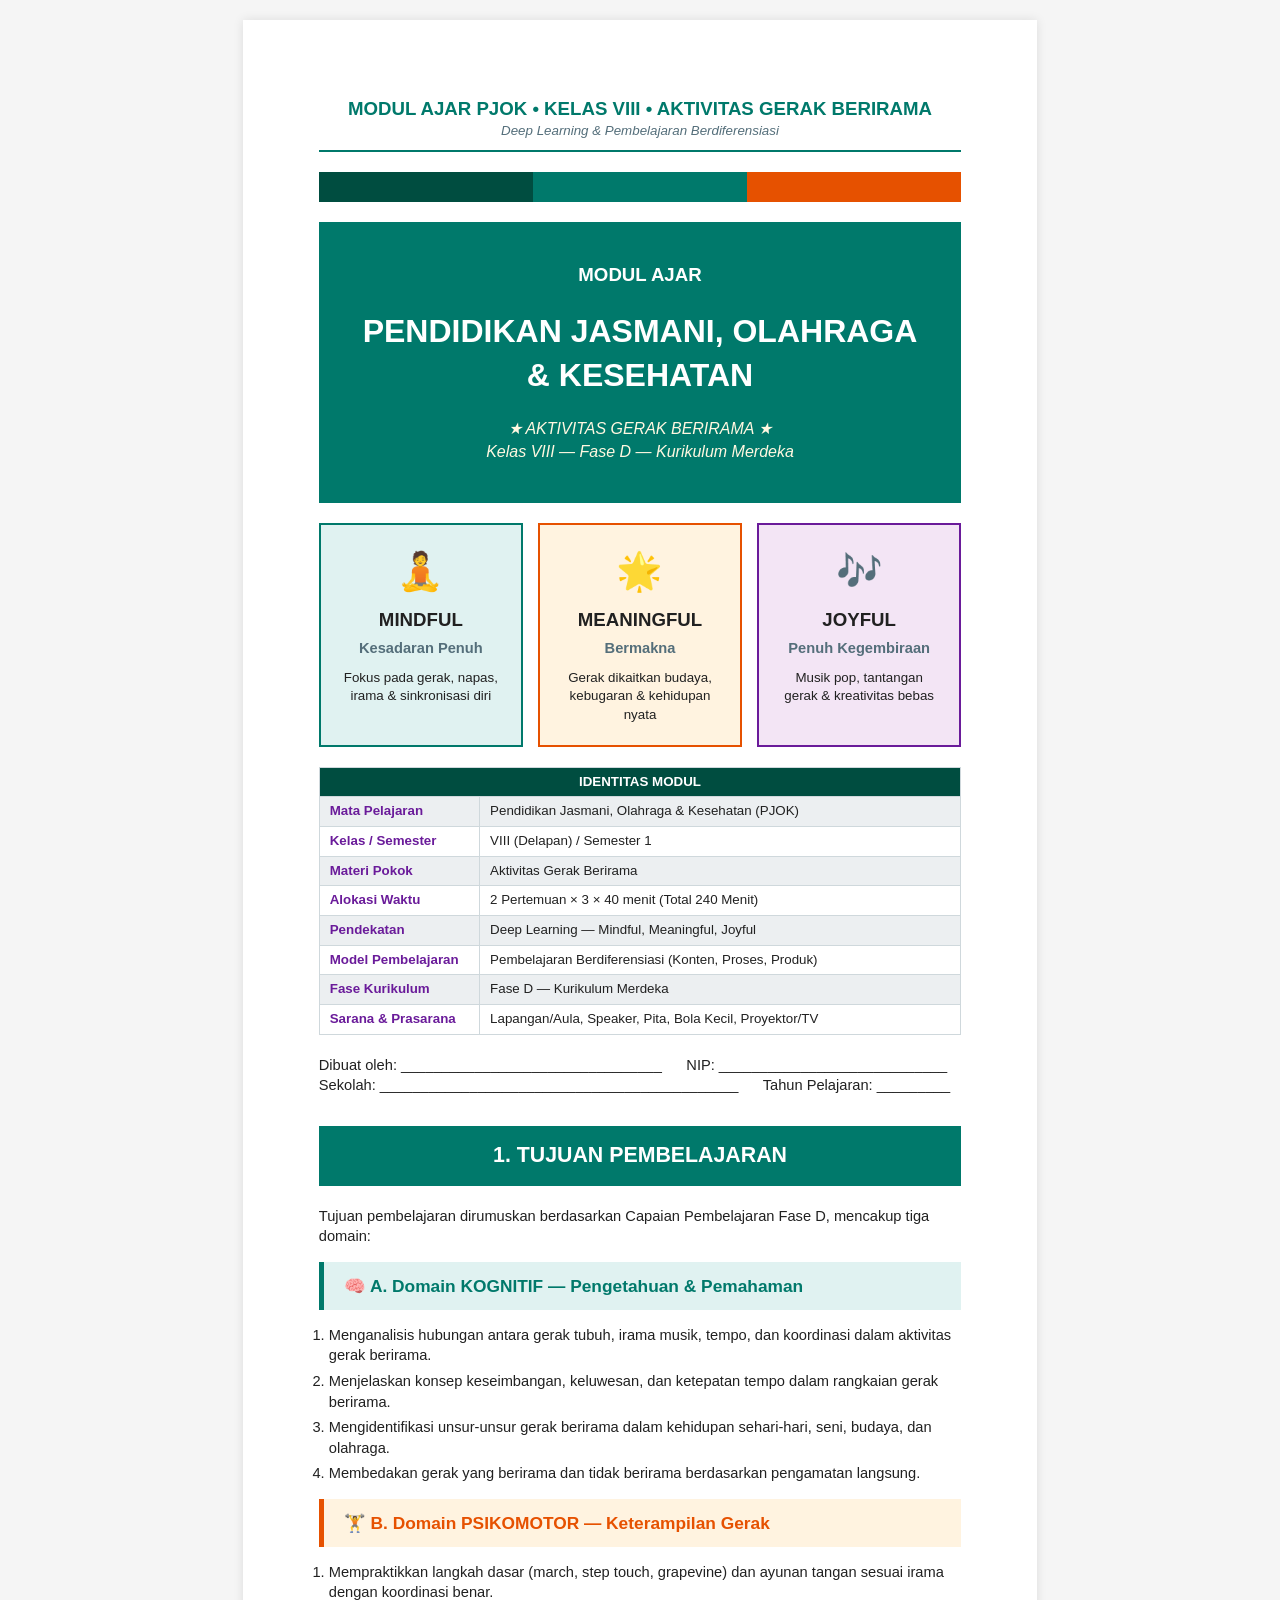
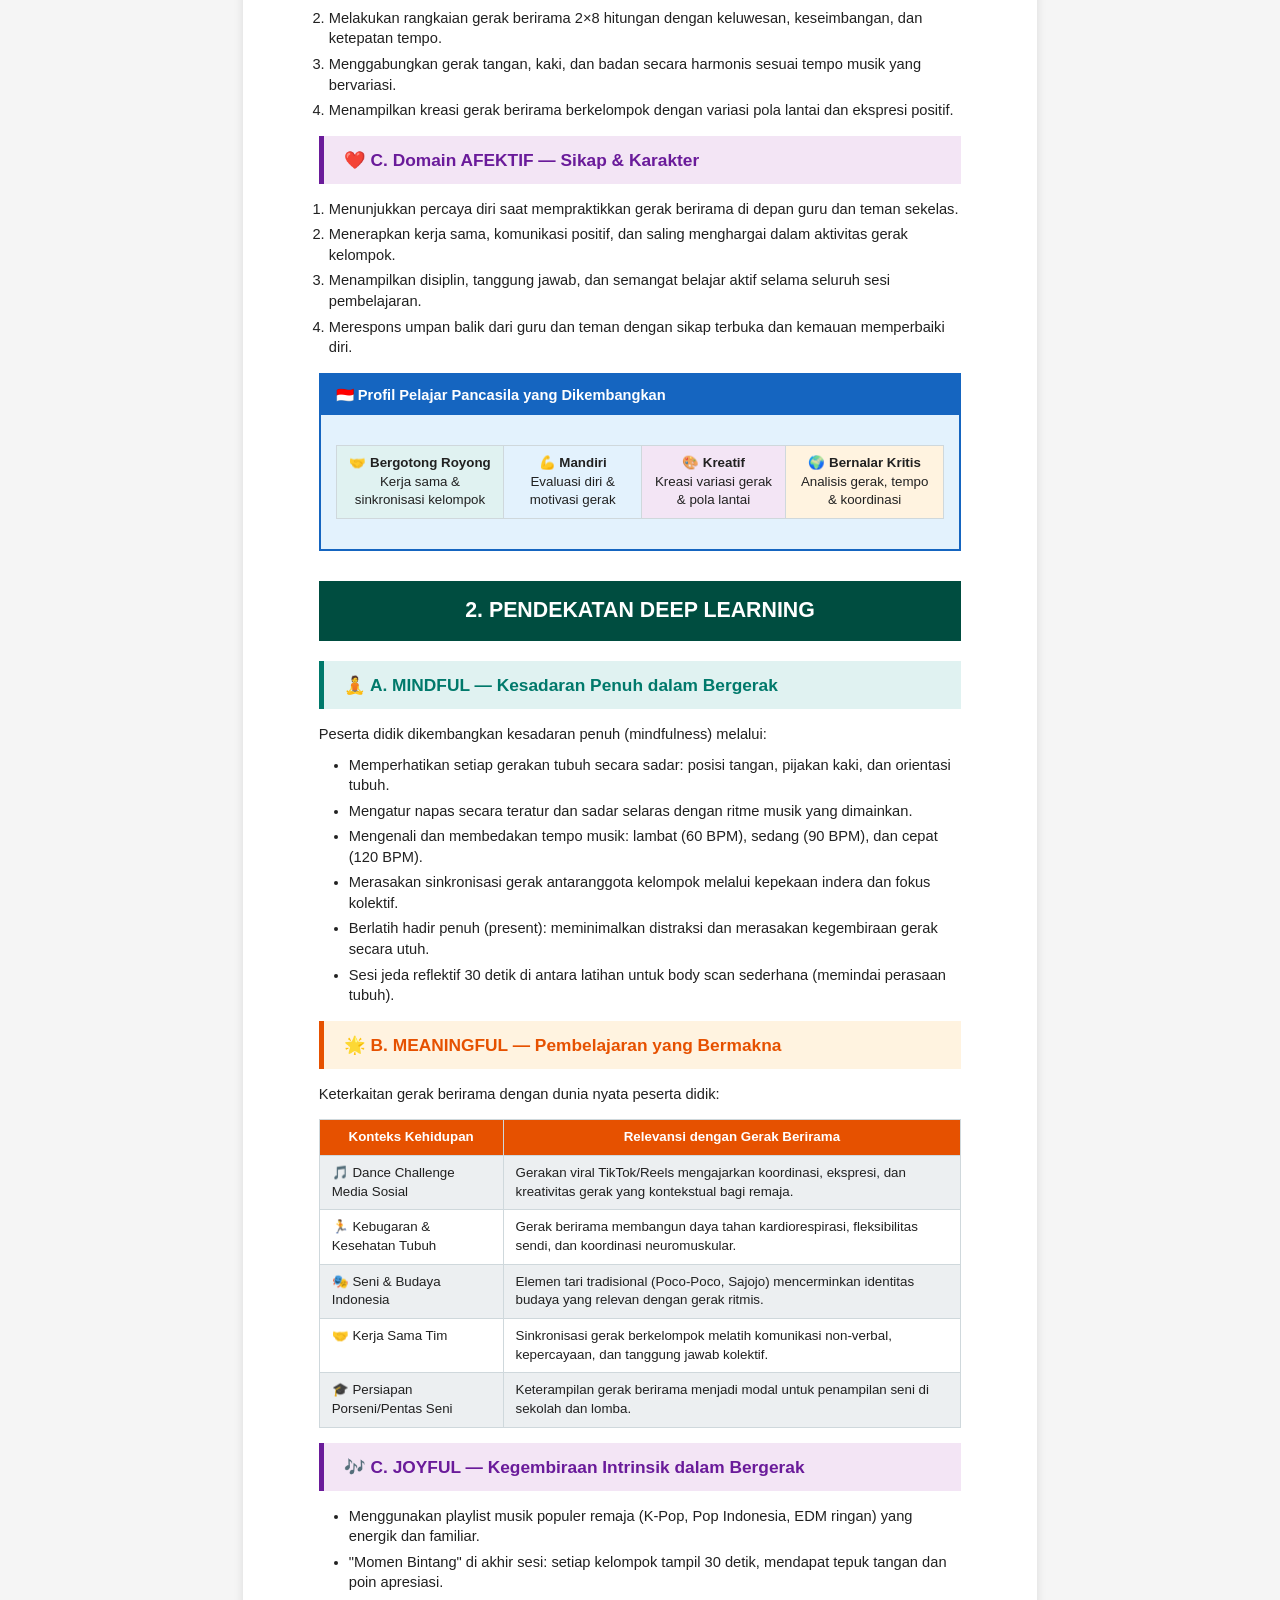
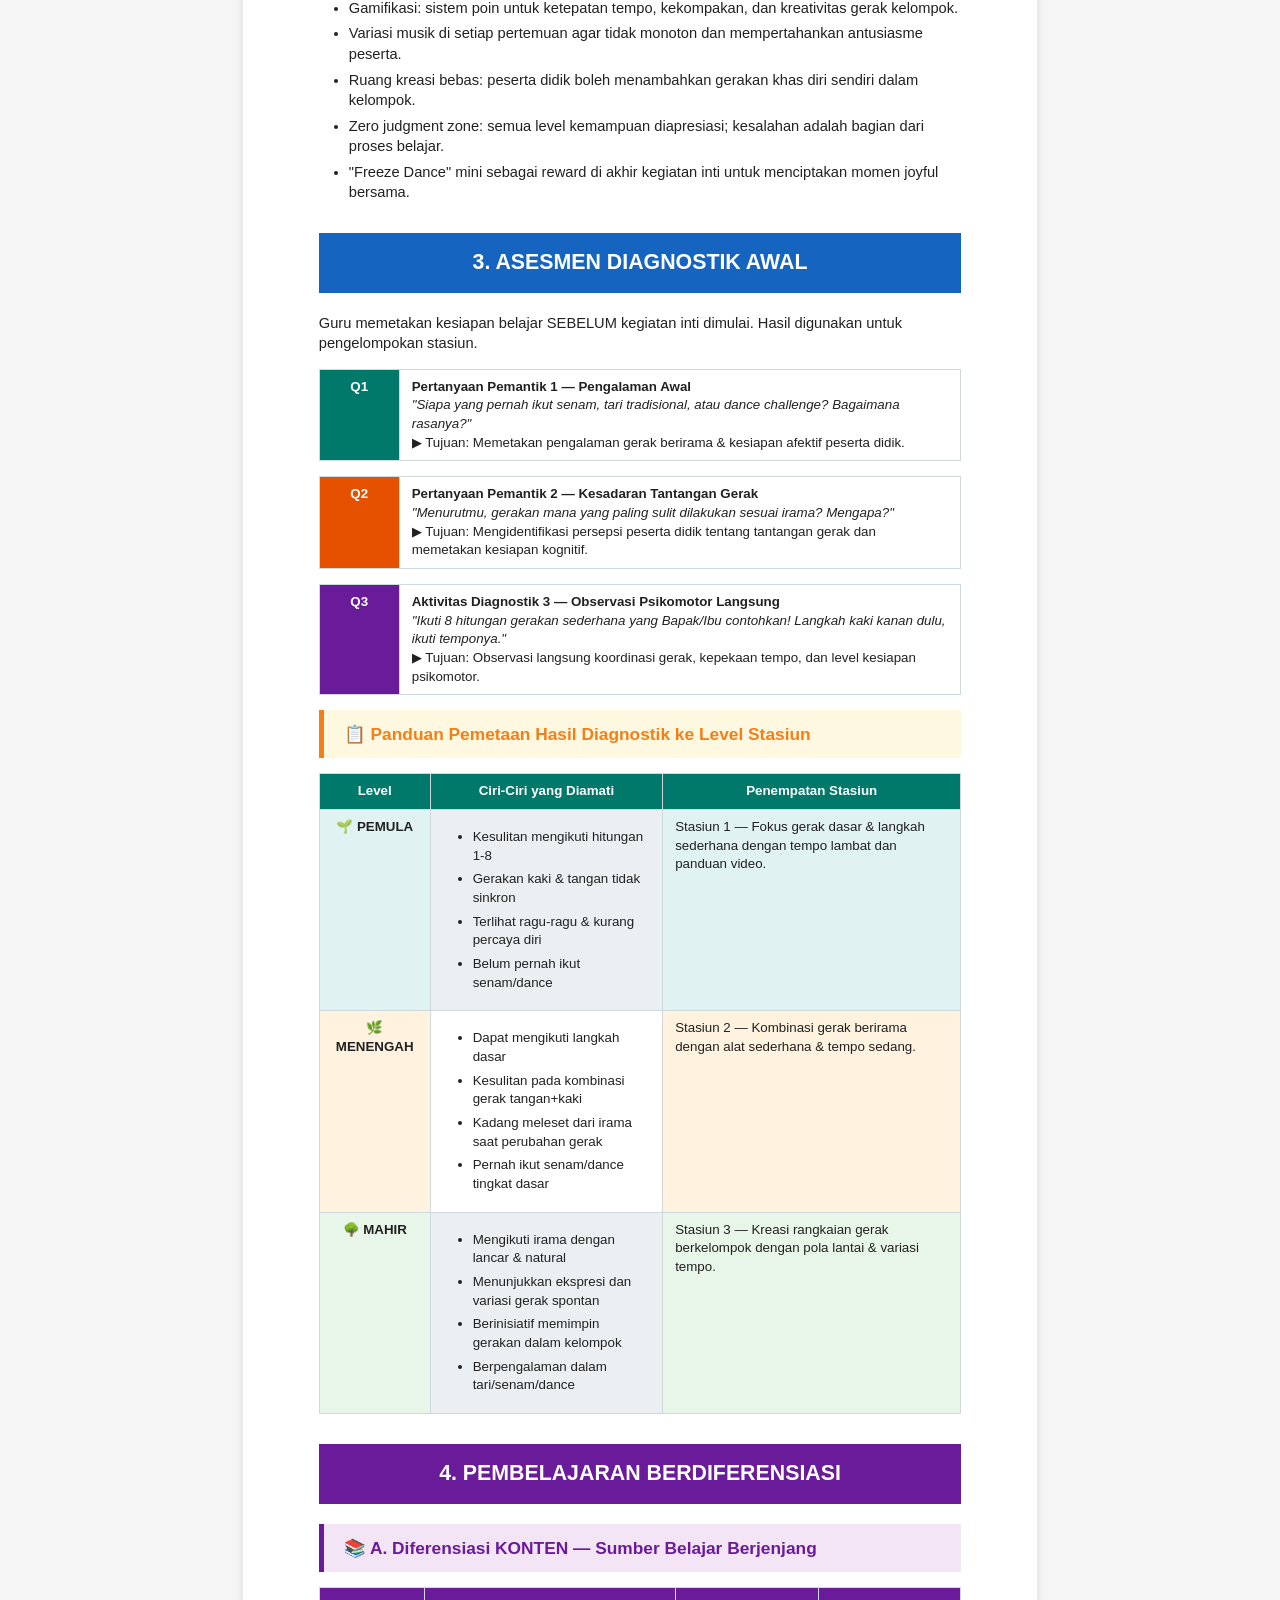
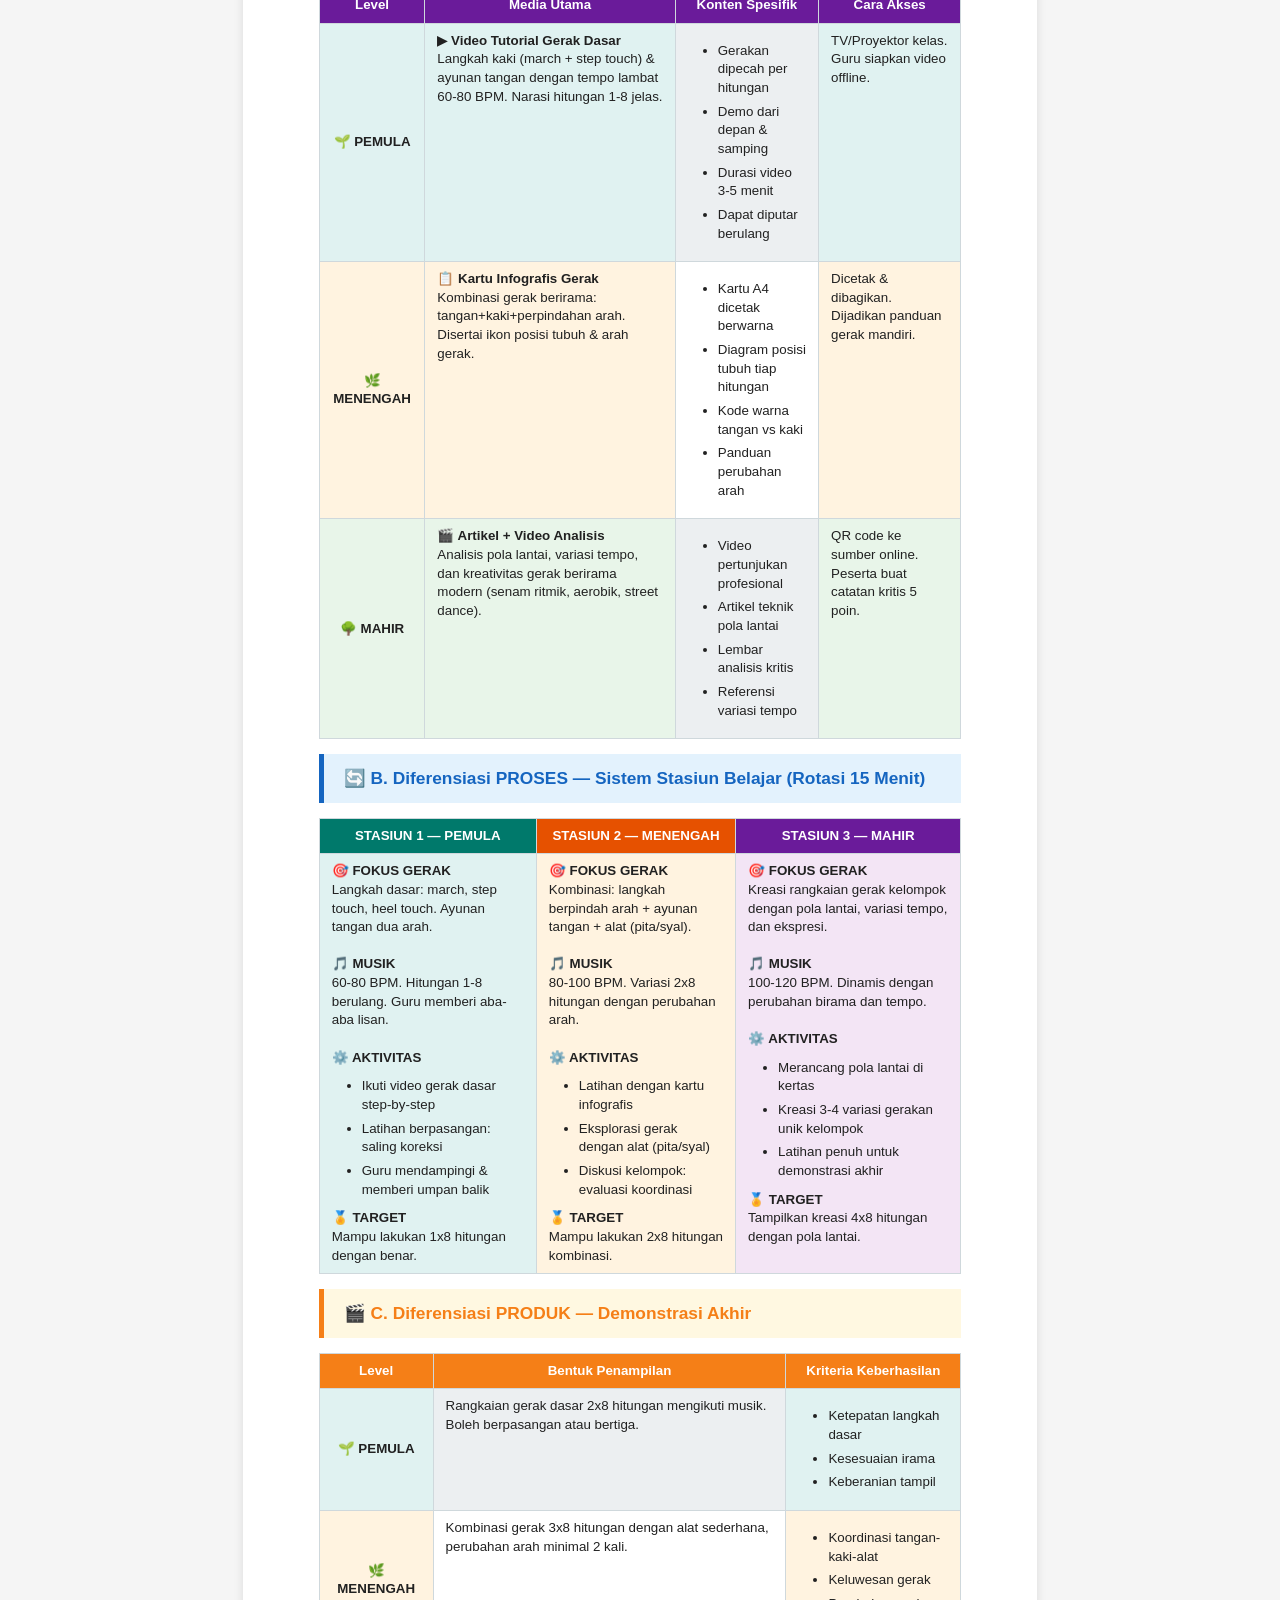
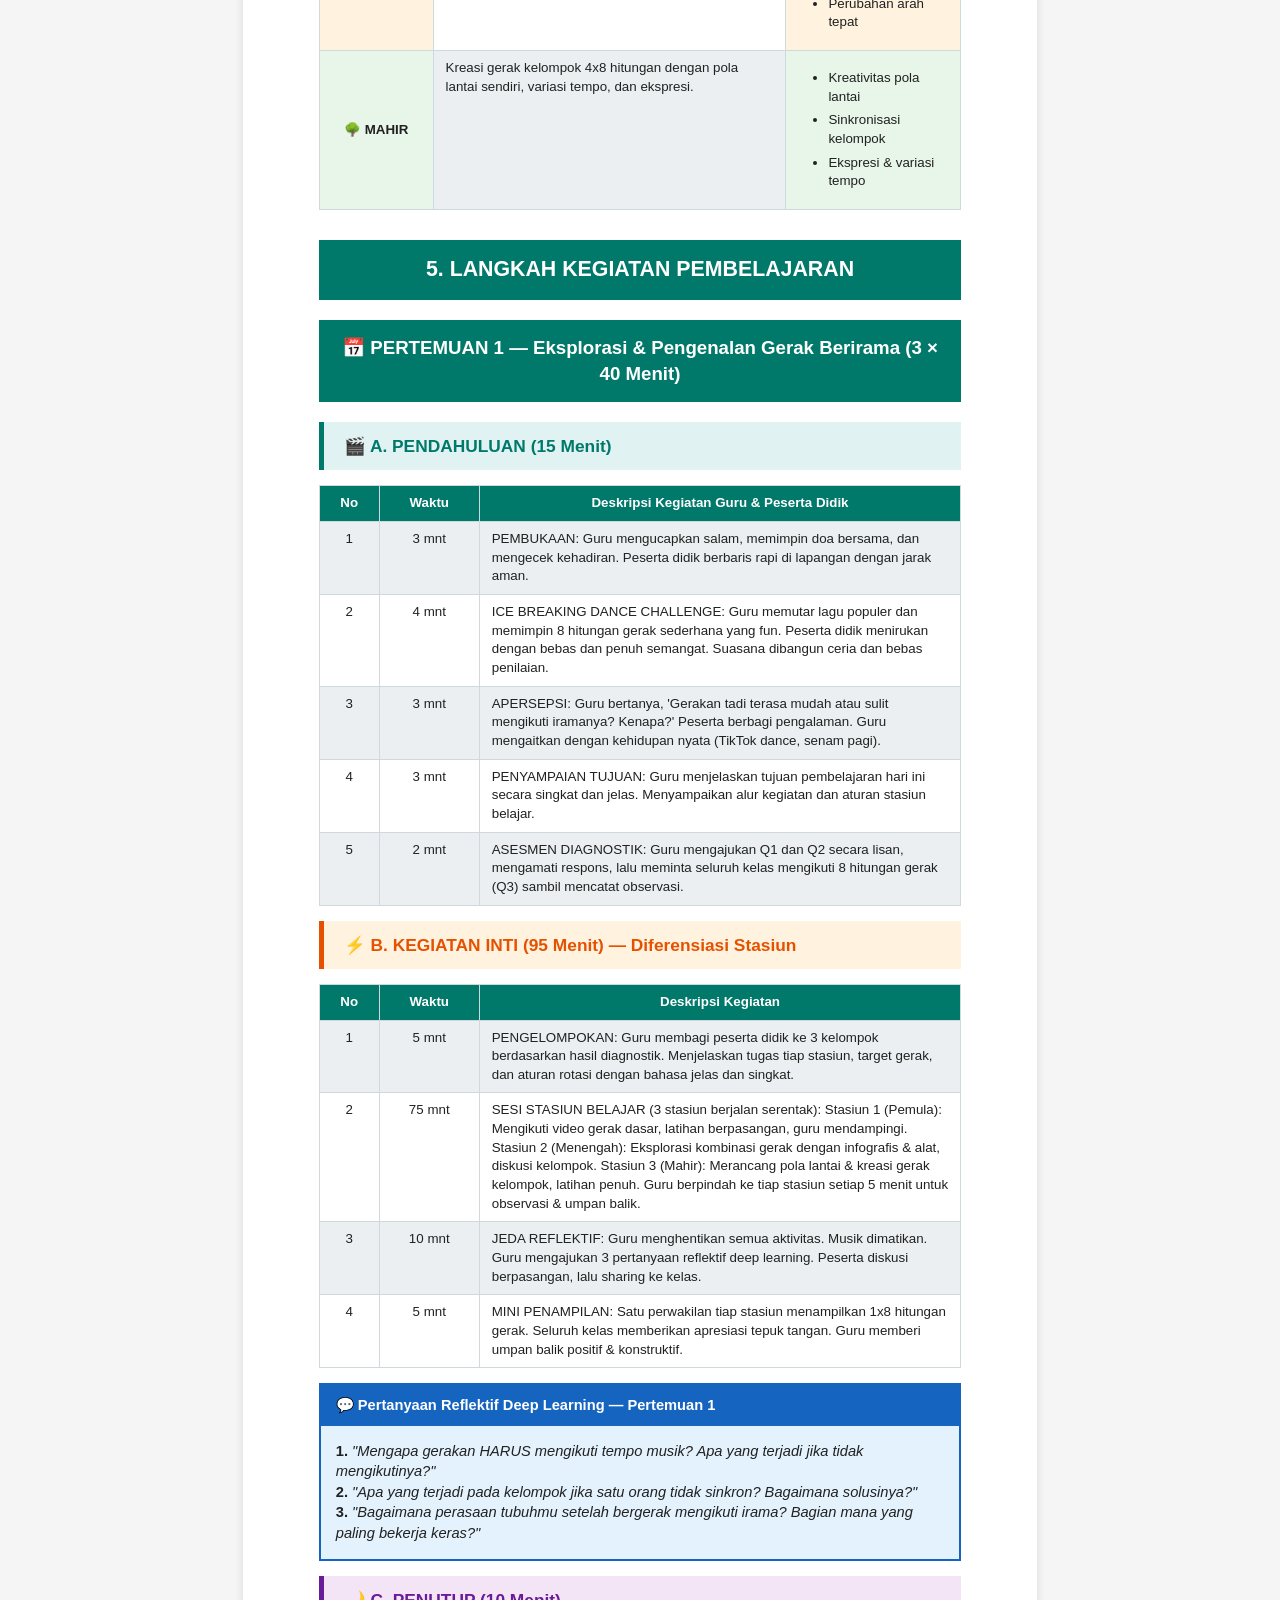
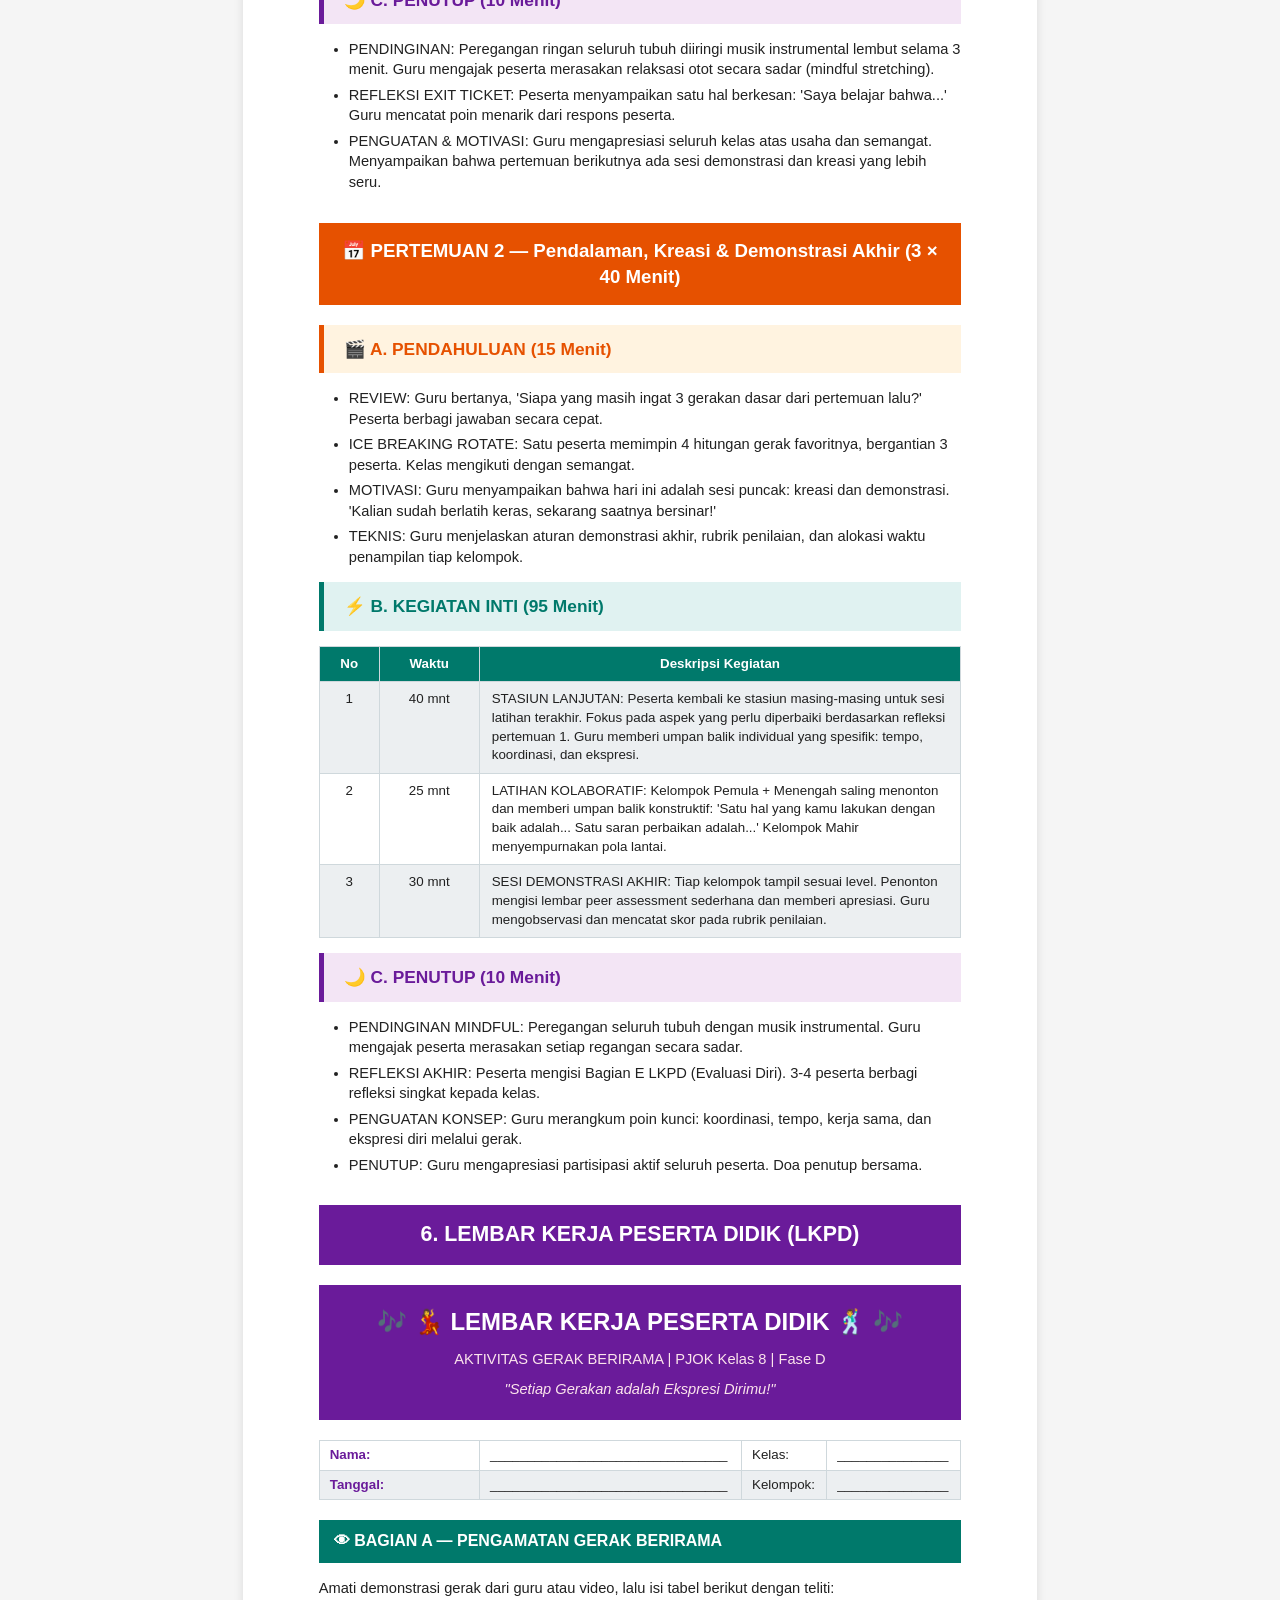
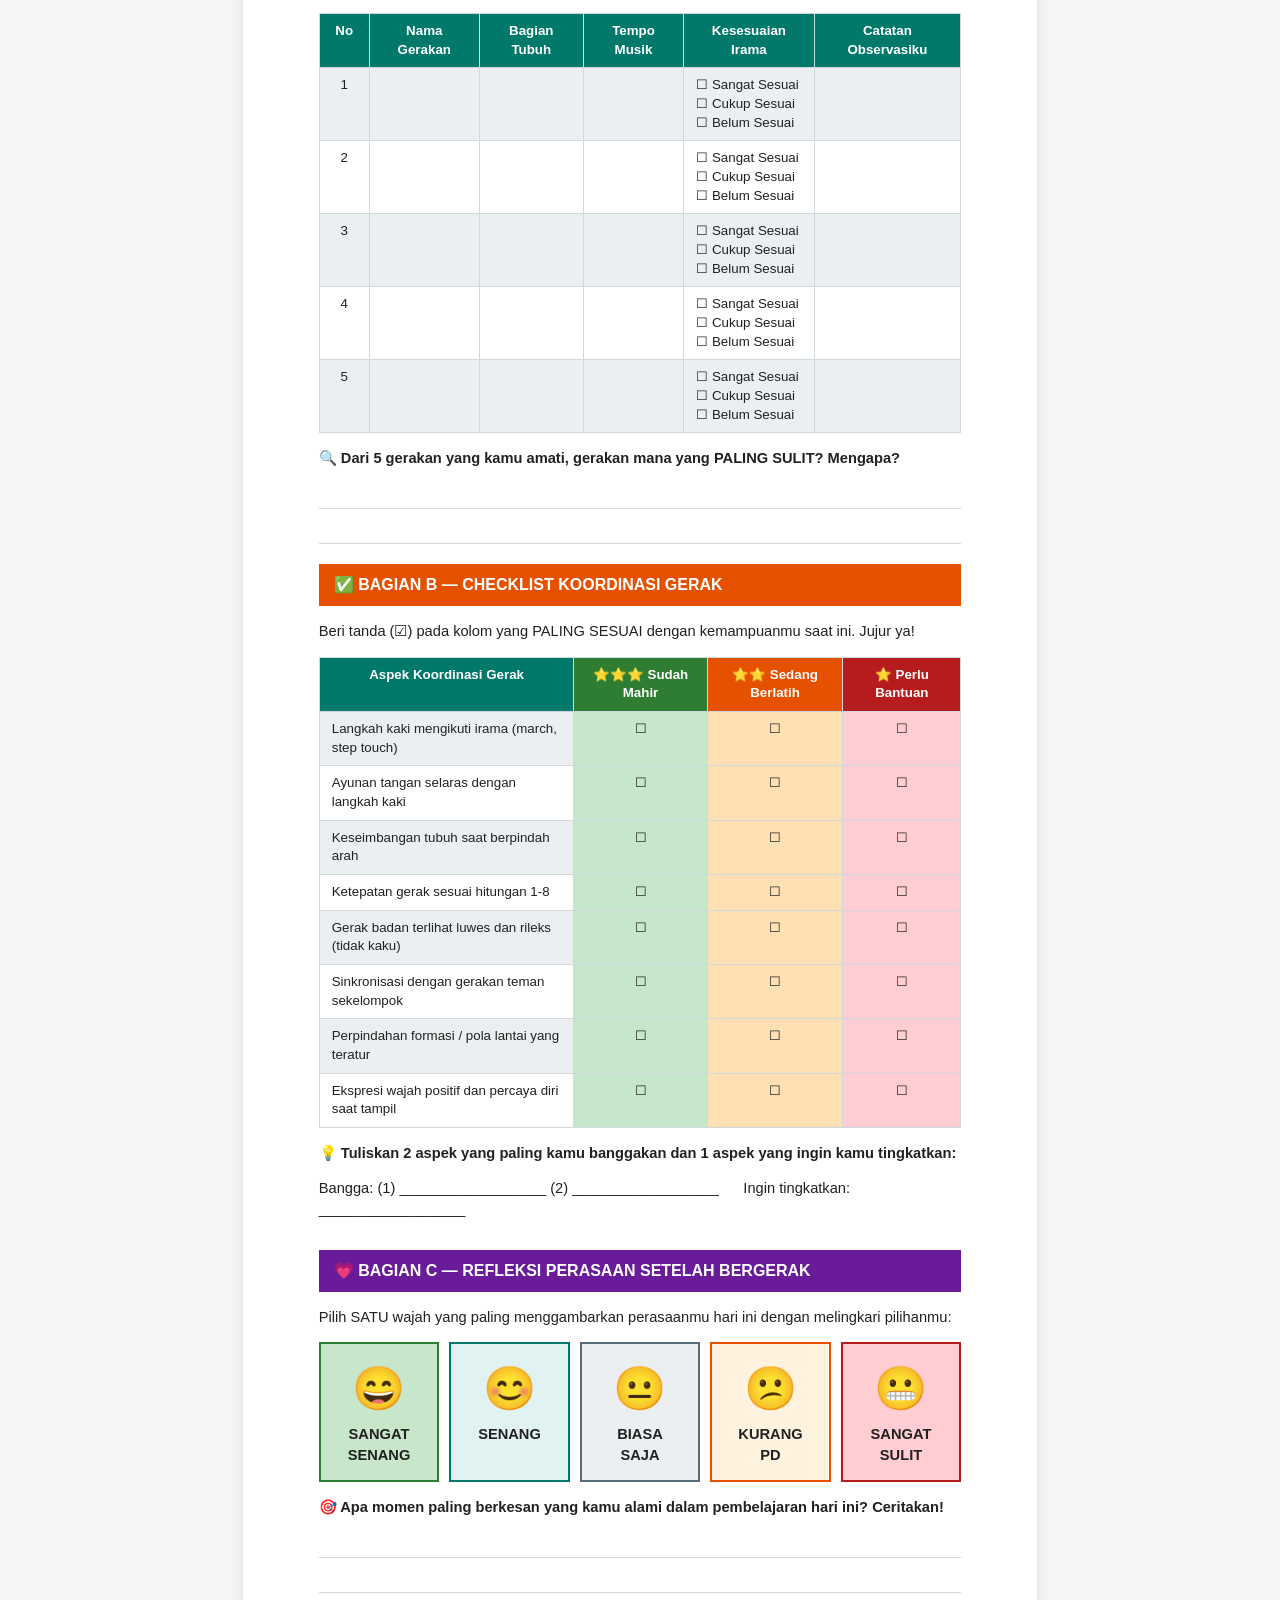
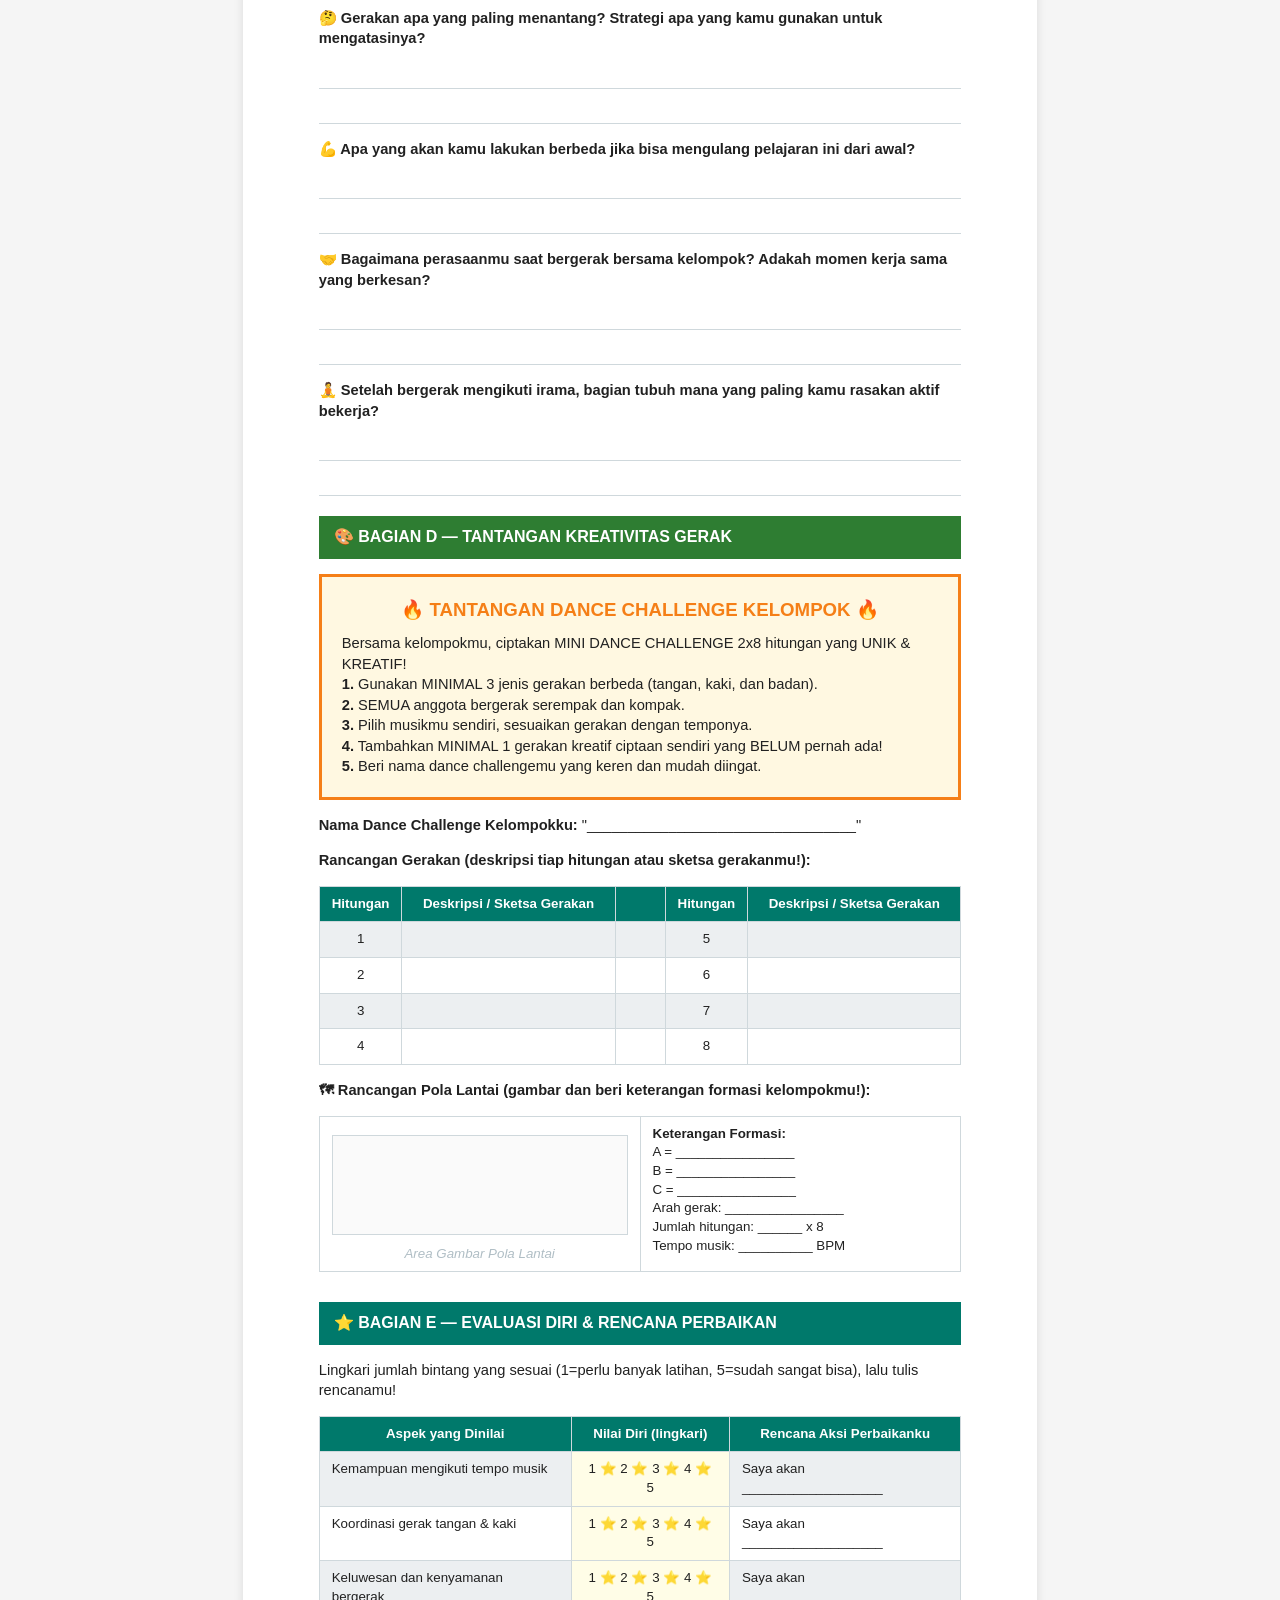
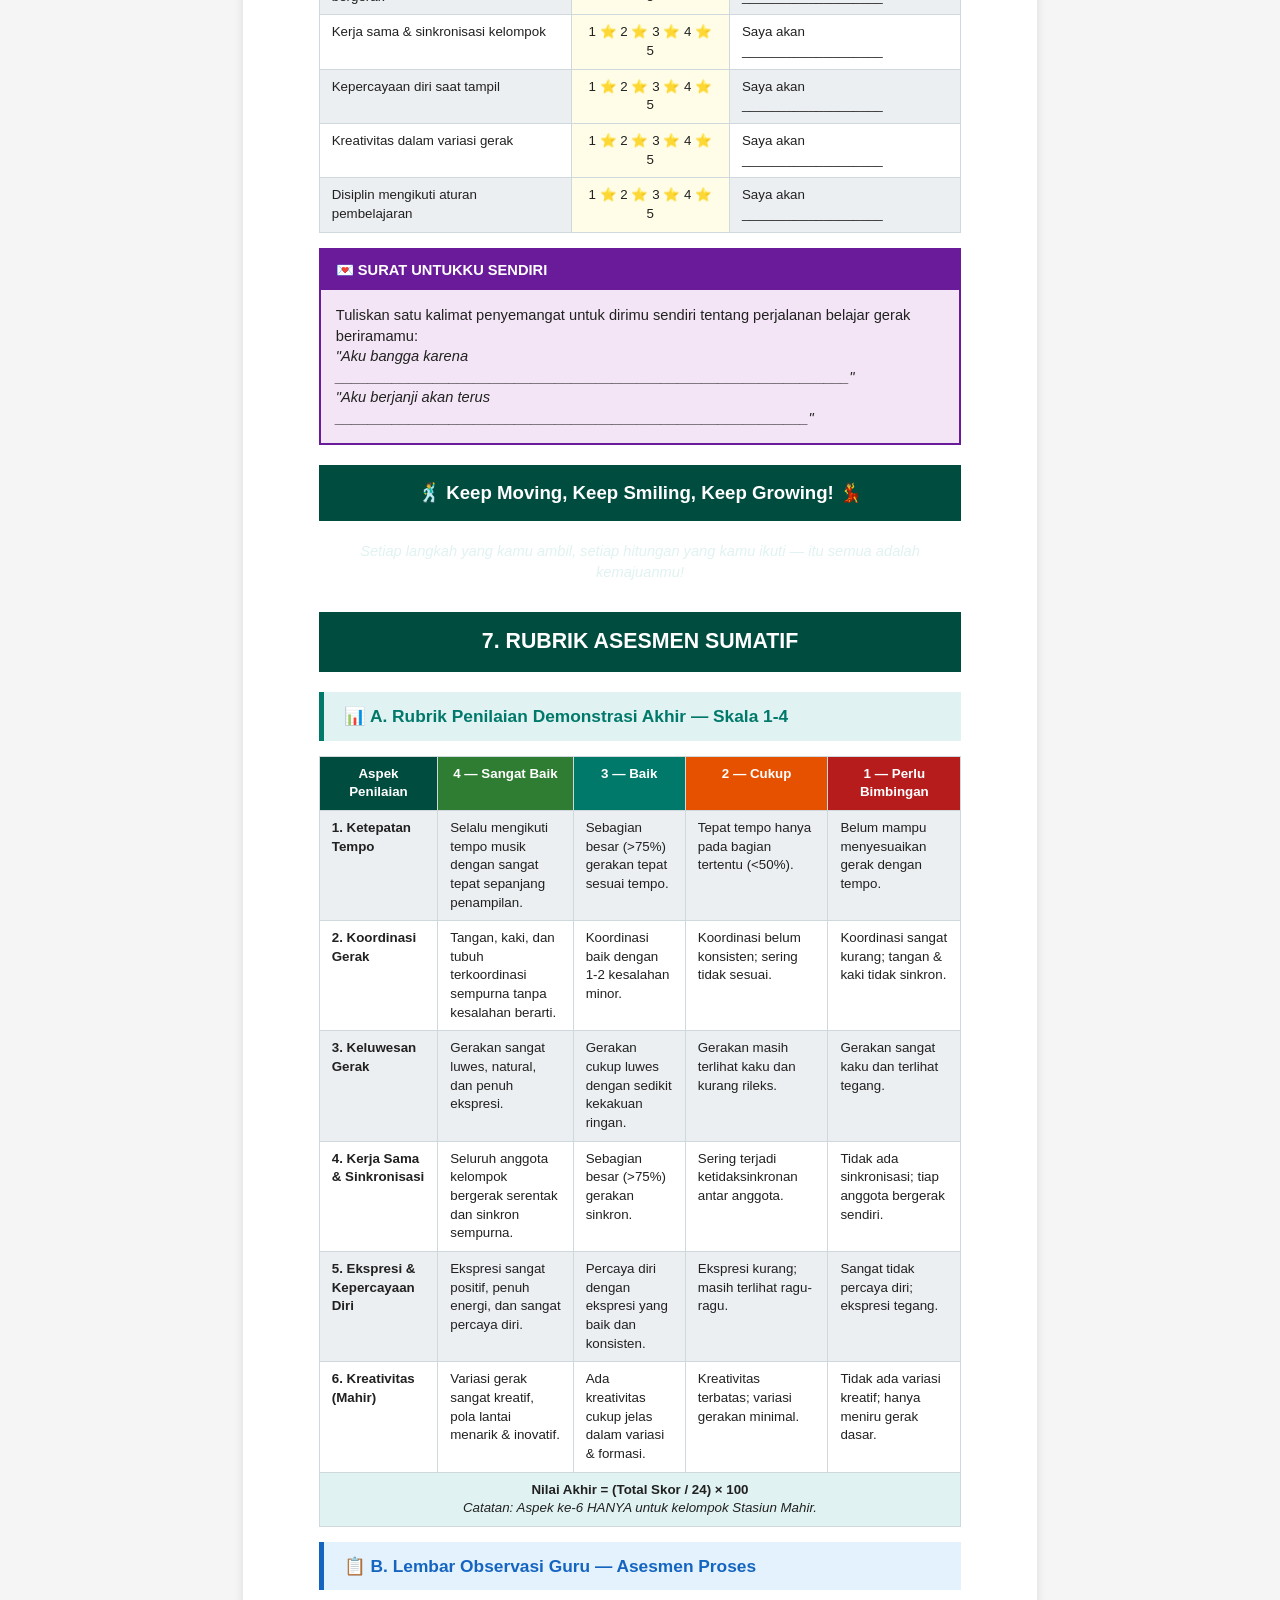
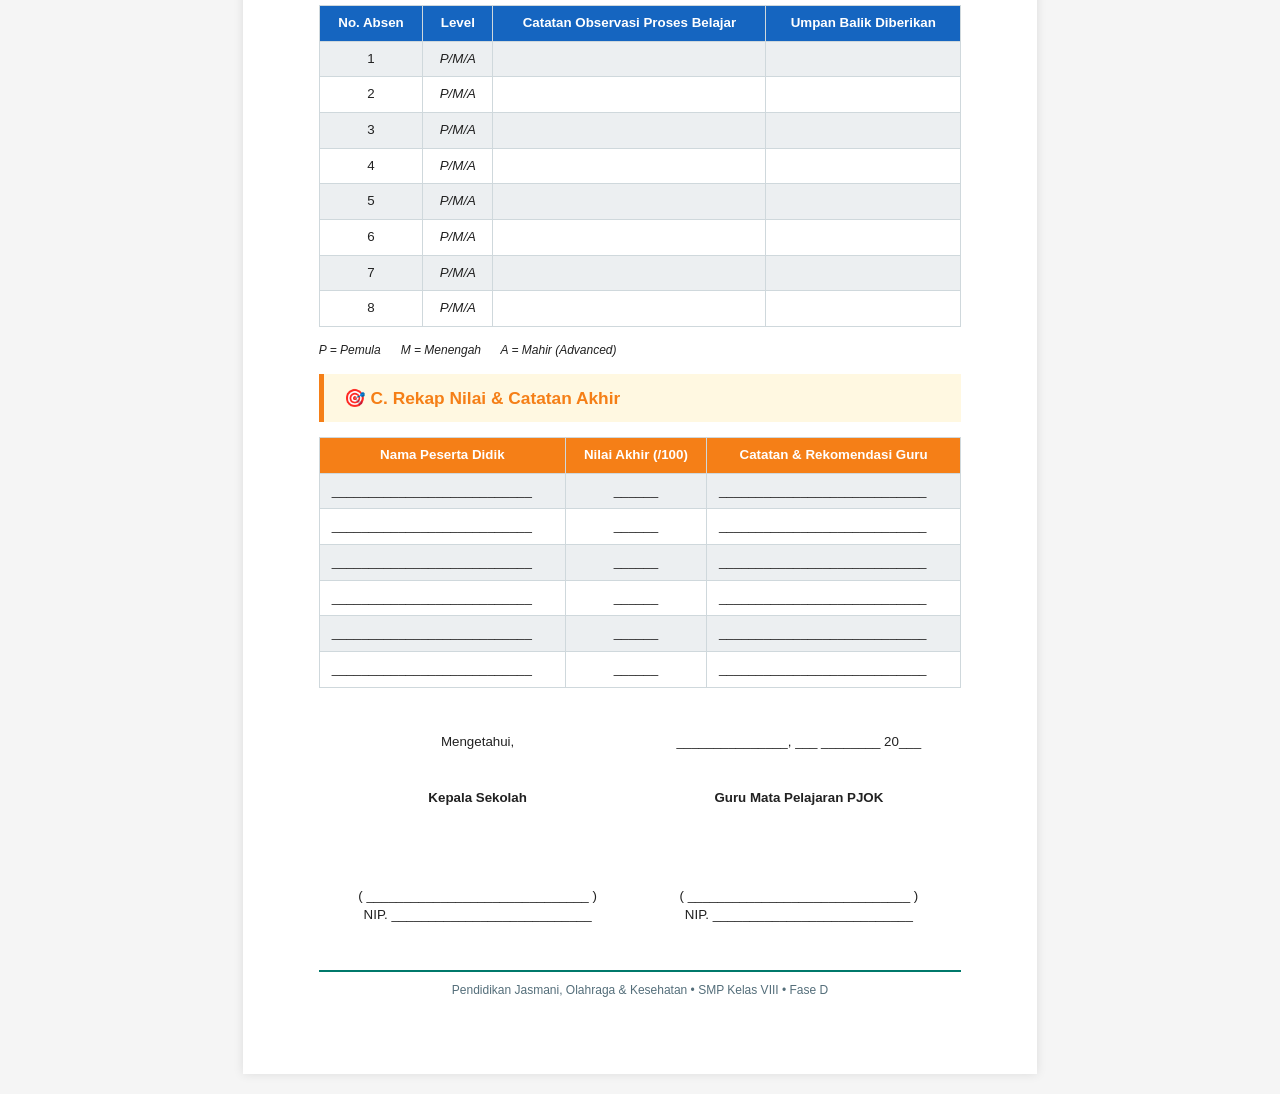
<file: modul_ajar_pjok.html>
<!DOCTYPE html>
<html lang="id">
<head>
    <meta charset="UTF-8">
    <meta name="viewport" content="width=device-width, initial-scale=1.0">
    <title>Modul Ajar PJOK - Kelas VIII</title>
    <style>
        * {
            margin: 0;
            padding: 0;
            box-sizing: border-box;
        }

        body {
            font-family: 'Arial', sans-serif;
            font-size: 11pt;
            line-height: 1.4;
            color: #212121;
            background: #f5f5f5;
        }

        .container {
            max-width: 210mm;
            margin: 20px auto;
            background: white;
            padding: 20mm;
            box-shadow: 0 0 10px rgba(0,0,0,0.1);
        }

        /* Header */
        .header {
            text-align: center;
            padding-bottom: 10px;
            border-bottom: 2px solid #00796B;
            margin-bottom: 20px;
        }

        .header h1 {
            font-size: 14pt;
            color: #00796B;
            font-weight: bold;
        }

        .header p {
            font-size: 10pt;
            color: #546E7A;
            font-style: italic;
        }

        /* Footer */
        .footer {
            text-align: center;
            padding-top: 10px;
            border-top: 2px solid #00796B;
            margin-top: 20px;
            font-size: 9pt;
            color: #546E7A;
        }

        /* Banner */
        .banner {
            background: #00796B;
            color: white;
            padding: 15px 20px;
            margin: 20px 0;
            font-size: 16pt;
            font-weight: bold;
            text-align: center;
        }

        .banner.orange { background: #E65100; }
        .banner.purple { background: #6A1B9A; }
        .banner.blue { background: #1565C0; }
        .banner.gray { background: #37474F; }
        .banner.teal-dark { background: #004D40; }

        /* Sub Banner */
        .sub-banner {
            background: #E0F2F1;
            border-left: 5px solid #00796B;
            padding: 12px 20px;
            margin: 15px 0;
            font-size: 13pt;
            font-weight: bold;
            color: #00796B;
        }

        .sub-banner.orange { background: #FFF3E0; border-left-color: #E65100; color: #E65100; }
        .sub-banner.purple { background: #F3E5F5; border-left-color: #6A1B9A; color: #6A1B9A; }
        .sub-banner.blue { background: #E3F2FD; border-left-color: #1565C0; color: #1565C0; }
        .sub-banner.amber { background: #FFF8E1; border-left-color: #F57F17; color: #F57F17; }

        /* Cover */
        .cover-gradient {
            display: flex;
            height: 30px;
            margin: 20px 0;
        }

        .cover-gradient div {
            flex: 1;
        }

        .cover-title {
            background: #00796B;
            color: white;
            padding: 40px 30px;
            text-align: center;
            margin: 20px 0;
        }

        .cover-title h2 {
            font-size: 14pt;
            margin-bottom: 10px;
        }

        .cover-title h1 {
            font-size: 24pt;
            margin: 20px 0;
        }

        .cover-title p {
            font-size: 12pt;
            font-style: italic;
            color: #FFF8E1;
        }

        /* Pillar Cards */
        .pillar-cards {
            display: flex;
            gap: 15px;
            margin: 20px 0;
        }

        .pillar-card {
            flex: 1;
            padding: 20px;
            text-align: center;
            border: 2px solid;
        }

        .pillar-card.teal { background: #E0F2F1; border-color: #00796B; }
        .pillar-card.orange { background: #FFF3E0; border-color: #E65100; }
        .pillar-card.purple { background: #F3E5F5; border-color: #6A1B9A; }

        .pillar-card .emoji {
            font-size: 28pt;
            margin-bottom: 10px;
        }

        .pillar-card h3 {
            font-size: 14pt;
            margin-bottom: 5px;
        }

        .pillar-card h4 {
            font-size: 11pt;
            color: #546E7A;
            margin-bottom: 10px;
        }

        .pillar-card p {
            font-size: 10pt;
        }

        /* Tables */
        table {
            width: 100%;
            border-collapse: collapse;
            margin: 15px 0;
            font-size: 10pt;
        }

        th, td {
            border: 1px solid #CFD8DC;
            padding: 8px 12px;
            vertical-align: top;
        }

        th {
            background: #00796B;
            color: white;
            font-weight: bold;
            text-align: center;
        }

        th.orange { background: #E65100; }
        th.purple { background: #6A1B9A; }
        th.blue { background: #1565C0; }
        th.green { background: #2E7D32; }
        th.gray { background: #37474F; }
        th.amber { background: #F57F17; }

        tr:nth-child(even) {
            background: #ECEFF1;
        }

        /* Lists */
        ul, ol {
            margin: 10px 0;
            padding-left: 30px;
        }

        li {
            margin: 5px 0;
        }

        /* Numbered items */
        .num-item {
            margin: 8px 0;
            padding-left: 10px;
        }

        /* Callout box */
        .callout {
            border: 2px solid #1565C0;
            margin: 15px 0;
        }

        .callout-header {
            background: #1565C0;
            color: white;
            padding: 10px 15px;
            font-weight: bold;
        }

        .callout-body {
            background: #E3F2FD;
            padding: 15px;
        }

        /* LKPD Sections */
        .lkpd-header {
            background: #6A1B9A;
            color: white;
            padding: 20px;
            text-align: center;
            margin: 20px 0;
        }

        .lkpd-header h2 {
            font-size: 18pt;
            margin-bottom: 10px;
        }

        .lkpd-header p {
            font-size: 11pt;
            color: #FCE4EC;
        }

        .lkpd-quote {
            font-style: italic;
            color: #FFF8E1;
            margin-top: 10px;
        }

        .identity-table {
            margin: 20px 0;
        }

        .identity-table td {
            padding: 5px 10px;
        }

        .identity-table td:first-child {
            font-weight: bold;
            color: #6A1B9A;
            width: 25%;
        }

        .section-header {
            background: #00796B;
            color: white;
            padding: 10px 15px;
            margin: 20px 0 15px 0;
            font-size: 12pt;
            font-weight: bold;
        }

        .section-header.orange { background: #E65100; }
        .section-header.purple { background: #6A1B9A; }
        .section-header.green { background: #2E7D32; }

        /* Mood selector */
        .mood-selector {
            display: flex;
            gap: 10px;
            margin: 15px 0;
        }

        .mood-option {
            flex: 1;
            padding: 15px;
            text-align: center;
            border: 2px solid;
        }

        .mood-option .emoji {
            font-size: 32pt;
            margin-bottom: 5px;
        }

        .mood-option.happy { background: #C8E6C9; border-color: #2E7D32; }
        .mood-option.good { background: #E0F2F1; border-color: #00796B; }
        .mood-option.neutral { background: #ECEFF1; border-color: #546E7A; }
        .mood-option.low { background: #FFF3E0; border-color: #E65100; }
        .mood-option.bad { background: #FFCDD2; border-color: #B71C1C; }

        /* Challenge box */
        .challenge-box {
            background: #FFF8E1;
            border: 3px solid #F57F17;
            padding: 20px;
            margin: 15px 0;
        }

        .challenge-box h3 {
            color: #F57F17;
            text-align: center;
            font-size: 14pt;
            margin-bottom: 10px;
        }

        /* Signature */
        .signature-table {
            margin: 30px 0;
        }

        .signature-table td {
            text-align: center;
            padding: 15px;
            border: none;
        }

        .signature-table .space {
            height: 80px;
        }

        /* Print styles */
        @media print {
            body {
                background: white;
            }

            .container {
                box-shadow: none;
                margin: 0;
                padding: 15mm;
                max-width: 100%;
            }

            .page-break {
                page-break-before: always;
            }
        }

        .page-break {
            page-break-before: always;
            margin-top: 30px;
        }

        .spacer {
            height: 20px;
        }

        .checkbox {
            margin: 5px 0;
        }

        .question {
            margin: 15px 0;
            font-weight: bold;
        }

        .answer-line {
            border-bottom: 1px solid #CFD8DC;
            margin: 10px 0;
            height: 25px;
        }

        .drawing-area {
            border: 1px solid #CFD8DC;
            height: 100px;
            margin: 10px 0;
            background: #fafafa;
        }
    </style>
</head>
<body>
    <div class="container">
        <!-- Header -->
        <div class="header">
            <h1>MODUL AJAR PJOK • KELAS VIII • AKTIVITAS GERAK BERIRAMA</h1>
            <p>Deep Learning & Pembelajaran Berdiferensiasi</p>
        </div>

        <!-- Cover -->
        <div class="cover-gradient">
            <div style="background: #004D40;"></div>
            <div style="background: #00796B;"></div>
            <div style="background: #E65100;"></div>
        </div>

        <div class="cover-title">
            <h2>MODUL AJAR</h2>
            <h1>PENDIDIKAN JASMANI, OLAHRAGA & KESEHATAN</h1>
            <p>★ AKTIVITAS GERAK BERIRAMA ★</p>
            <p>Kelas VIII — Fase D — Kurikulum Merdeka</p>
        </div>

        <div class="pillar-cards">
            <div class="pillar-card teal">
                <div class="emoji">🧘</div>
                <h3>MINDFUL</h3>
                <h4>Kesadaran Penuh</h4>
                <p>Fokus pada gerak, napas, irama & sinkronisasi diri</p>
            </div>
            <div class="pillar-card orange">
                <div class="emoji">🌟</div>
                <h3>MEANINGFUL</h3>
                <h4>Bermakna</h4>
                <p>Gerak dikaitkan budaya, kebugaran & kehidupan nyata</p>
            </div>
            <div class="pillar-card purple">
                <div class="emoji">🎶</div>
                <h3>JOYFUL</h3>
                <h4>Penuh Kegembiraan</h4>
                <p>Musik pop, tantangan gerak & kreativitas bebas</p>
            </div>
        </div>

        <!-- Identity Table -->
        <table class="identity-table">
            <tr>
                <td colspan="2" style="background: #004D40; color: white; text-align: center; font-weight: bold;">IDENTITAS MODUL</td>
            </tr>
            <tr>
                <td>Mata Pelajaran</td>
                <td>Pendidikan Jasmani, Olahraga & Kesehatan (PJOK)</td>
            </tr>
            <tr>
                <td>Kelas / Semester</td>
                <td>VIII (Delapan) / Semester 1</td>
            </tr>
            <tr>
                <td>Materi Pokok</td>
                <td>Aktivitas Gerak Berirama</td>
            </tr>
            <tr>
                <td>Alokasi Waktu</td>
                <td>2 Pertemuan × 3 × 40 menit (Total 240 Menit)</td>
            </tr>
            <tr>
                <td>Pendekatan</td>
                <td>Deep Learning — Mindful, Meaningful, Joyful</td>
            </tr>
            <tr>
                <td>Model Pembelajaran</td>
                <td>Pembelajaran Berdiferensiasi (Konten, Proses, Produk)</td>
            </tr>
            <tr>
                <td>Fase Kurikulum</td>
                <td>Fase D — Kurikulum Merdeka</td>
            </tr>
            <tr>
                <td>Sarana & Prasarana</td>
                <td>Lapangan/Aula, Speaker, Pita, Bola Kecil, Proyektor/TV</td>
            </tr>
        </table>

        <p style="margin: 20px 0;">
            Dibuat oleh: ________________________________ &nbsp;&nbsp;&nbsp;&nbsp; NIP: ____________________________<br>
            Sekolah: ____________________________________________ &nbsp;&nbsp;&nbsp;&nbsp; Tahun Pelajaran: _________
        </p>

        <div class="page-break"></div>

        <!-- Bagian 1: Tujuan Pembelajaran -->
        <div class="banner">1. TUJUAN PEMBELAJARAN</div>
        <p>Tujuan pembelajaran dirumuskan berdasarkan Capaian Pembelajaran Fase D, mencakup tiga domain:</p>

        <div class="sub-banner">🧠 A. Domain KOGNITIF — Pengetahuan & Pemahaman</div>
        <ol class="num-item">
            <li>Menganalisis hubungan antara gerak tubuh, irama musik, tempo, dan koordinasi dalam aktivitas gerak berirama.</li>
            <li>Menjelaskan konsep keseimbangan, keluwesan, dan ketepatan tempo dalam rangkaian gerak berirama.</li>
            <li>Mengidentifikasi unsur-unsur gerak berirama dalam kehidupan sehari-hari, seni, budaya, dan olahraga.</li>
            <li>Membedakan gerak yang berirama dan tidak berirama berdasarkan pengamatan langsung.</li>
        </ol>

        <div class="sub-banner orange">🏋️ B. Domain PSIKOMOTOR — Keterampilan Gerak</div>
        <ol class="num-item">
            <li>Mempraktikkan langkah dasar (march, step touch, grapevine) dan ayunan tangan sesuai irama dengan koordinasi benar.</li>
            <li>Melakukan rangkaian gerak berirama 2×8 hitungan dengan keluwesan, keseimbangan, dan ketepatan tempo.</li>
            <li>Menggabungkan gerak tangan, kaki, dan badan secara harmonis sesuai tempo musik yang bervariasi.</li>
            <li>Menampilkan kreasi gerak berirama berkelompok dengan variasi pola lantai dan ekspresi positif.</li>
        </ol>

        <div class="sub-banner purple">❤️ C. Domain AFEKTIF — Sikap & Karakter</div>
        <ol class="num-item">
            <li>Menunjukkan percaya diri saat mempraktikkan gerak berirama di depan guru dan teman sekelas.</li>
            <li>Menerapkan kerja sama, komunikasi positif, dan saling menghargai dalam aktivitas gerak kelompok.</li>
            <li>Menampilkan disiplin, tanggung jawab, dan semangat belajar aktif selama seluruh sesi pembelajaran.</li>
            <li>Merespons umpan balik dari guru dan teman dengan sikap terbuka dan kemauan memperbaiki diri.</li>
        </ol>

        <div class="callout">
            <div class="callout-header">🇮🇩 Profil Pelajar Pancasila yang Dikembangkan</div>
            <div class="callout-body">
                <table>
                    <tr>
                        <td style="background: #E0F2F1; text-align: center;"><strong>🤝 Bergotong Royong</strong><br>Kerja sama & sinkronisasi kelompok</td>
                        <td style="background: #E3F2FD; text-align: center;"><strong>💪 Mandiri</strong><br>Evaluasi diri & motivasi gerak</td>
                        <td style="background: #F3E5F5; text-align: center;"><strong>🎨 Kreatif</strong><br>Kreasi variasi gerak & pola lantai</td>
                        <td style="background: #FFF3E0; text-align: center;"><strong>🌍 Bernalar Kritis</strong><br>Analisis gerak, tempo & koordinasi</td>
                    </tr>
                </table>
            </div>
        </div>

        <div class="page-break"></div>

        <!-- Bagian 2: Pendekatan Deep Learning -->
        <div class="banner teal-dark">2. PENDEKATAN DEEP LEARNING</div>

        <div class="sub-banner">🧘 A. MINDFUL — Kesadaran Penuh dalam Bergerak</div>
        <p>Peserta didik dikembangkan kesadaran penuh (mindfulness) melalui:</p>
        <ul>
            <li>Memperhatikan setiap gerakan tubuh secara sadar: posisi tangan, pijakan kaki, dan orientasi tubuh.</li>
            <li>Mengatur napas secara teratur dan sadar selaras dengan ritme musik yang dimainkan.</li>
            <li>Mengenali dan membedakan tempo musik: lambat (60 BPM), sedang (90 BPM), dan cepat (120 BPM).</li>
            <li>Merasakan sinkronisasi gerak antaranggota kelompok melalui kepekaan indera dan fokus kolektif.</li>
            <li>Berlatih hadir penuh (present): meminimalkan distraksi dan merasakan kegembiraan gerak secara utuh.</li>
            <li>Sesi jeda reflektif 30 detik di antara latihan untuk body scan sederhana (memindai perasaan tubuh).</li>
        </ul>

        <div class="sub-banner orange">🌟 B. MEANINGFUL — Pembelajaran yang Bermakna</div>
        <p>Keterkaitan gerak berirama dengan dunia nyata peserta didik:</p>
        <table>
            <tr>
                <th class="orange">Konteks Kehidupan</th>
                <th class="orange">Relevansi dengan Gerak Berirama</th>
            </tr>
            <tr>
                <td>🎵 Dance Challenge Media Sosial</td>
                <td>Gerakan viral TikTok/Reels mengajarkan koordinasi, ekspresi, dan kreativitas gerak yang kontekstual bagi remaja.</td>
            </tr>
            <tr>
                <td>🏃 Kebugaran & Kesehatan Tubuh</td>
                <td>Gerak berirama membangun daya tahan kardiorespirasi, fleksibilitas sendi, dan koordinasi neuromuskular.</td>
            </tr>
            <tr>
                <td>🎭 Seni & Budaya Indonesia</td>
                <td>Elemen tari tradisional (Poco-Poco, Sajojo) mencerminkan identitas budaya yang relevan dengan gerak ritmis.</td>
            </tr>
            <tr>
                <td>🤝 Kerja Sama Tim</td>
                <td>Sinkronisasi gerak berkelompok melatih komunikasi non-verbal, kepercayaan, dan tanggung jawab kolektif.</td>
            </tr>
            <tr>
                <td>🎓 Persiapan Porseni/Pentas Seni</td>
                <td>Keterampilan gerak berirama menjadi modal untuk penampilan seni di sekolah dan lomba.</td>
            </tr>
        </table>

        <div class="sub-banner purple">🎶 C. JOYFUL — Kegembiraan Intrinsik dalam Bergerak</div>
        <ul>
            <li>Menggunakan playlist musik populer remaja (K-Pop, Pop Indonesia, EDM ringan) yang energik dan familiar.</li>
            <li>"Momen Bintang" di akhir sesi: setiap kelompok tampil 30 detik, mendapat tepuk tangan dan poin apresiasi.</li>
            <li>Gamifikasi: sistem poin untuk ketepatan tempo, kekompakan, dan kreativitas gerak kelompok.</li>
            <li>Variasi musik di setiap pertemuan agar tidak monoton dan mempertahankan antusiasme peserta.</li>
            <li>Ruang kreasi bebas: peserta didik boleh menambahkan gerakan khas diri sendiri dalam kelompok.</li>
            <li>Zero judgment zone: semua level kemampuan diapresiasi; kesalahan adalah bagian dari proses belajar.</li>
            <li>"Freeze Dance" mini sebagai reward di akhir kegiatan inti untuk menciptakan momen joyful bersama.</li>
        </ul>

        <div class="page-break"></div>

        <!-- Bagian 3: Asesmen Diagnostik -->
        <div class="banner blue">3. ASESMEN DIAGNOSTIK AWAL</div>
        <p>Guru memetakan kesiapan belajar SEBELUM kegiatan inti dimulai. Hasil digunakan untuk pengelompokan stasiun.</p>

        <table>
            <tr>
                <th style="background: #00796B; width: 80px;">Q1</th>
                <td>
                    <strong>Pertanyaan Pemantik 1 — Pengalaman Awal</strong><br>
                    <em>"Siapa yang pernah ikut senam, tari tradisional, atau dance challenge? Bagaimana rasanya?"</em><br>
                    ▶ Tujuan: Memetakan pengalaman gerak berirama & kesiapan afektif peserta didik.
                </td>
            </tr>
        </table>

        <table>
            <tr>
                <th style="background: #E65100; width: 80px;">Q2</th>
                <td>
                    <strong>Pertanyaan Pemantik 2 — Kesadaran Tantangan Gerak</strong><br>
                    <em>"Menurutmu, gerakan mana yang paling sulit dilakukan sesuai irama? Mengapa?"</em><br>
                    ▶ Tujuan: Mengidentifikasi persepsi peserta didik tentang tantangan gerak dan memetakan kesiapan kognitif.
                </td>
            </tr>
        </table>

        <table>
            <tr>
                <th style="background: #6A1B9A; width: 80px;">Q3</th>
                <td>
                    <strong>Aktivitas Diagnostik 3 — Observasi Psikomotor Langsung</strong><br>
                    <em>"Ikuti 8 hitungan gerakan sederhana yang Bapak/Ibu contohkan! Langkah kaki kanan dulu, ikuti temponya."</em><br>
                    ▶ Tujuan: Observasi langsung koordinasi gerak, kepekaan tempo, dan level kesiapan psikomotor.
                </td>
            </tr>
        </table>

        <div class="sub-banner amber">📋 Panduan Pemetaan Hasil Diagnostik ke Level Stasiun</div>
        <table>
            <tr>
                <th>Level</th>
                <th>Ciri-Ciri yang Diamati</th>
                <th>Penempatan Stasiun</th>
            </tr>
            <tr>
                <td style="background: #E0F2F1; text-align: center;"><strong>🌱 PEMULA</strong></td>
                <td>
                    <ul>
                        <li>Kesulitan mengikuti hitungan 1-8</li>
                        <li>Gerakan kaki & tangan tidak sinkron</li>
                        <li>Terlihat ragu-ragu & kurang percaya diri</li>
                        <li>Belum pernah ikut senam/dance</li>
                    </ul>
                </td>
                <td style="background: #E0F2F1;">Stasiun 1 — Fokus gerak dasar & langkah sederhana dengan tempo lambat dan panduan video.</td>
            </tr>
            <tr>
                <td style="background: #FFF3E0; text-align: center;"><strong>🌿 MENENGAH</strong></td>
                <td>
                    <ul>
                        <li>Dapat mengikuti langkah dasar</li>
                        <li>Kesulitan pada kombinasi gerak tangan+kaki</li>
                        <li>Kadang meleset dari irama saat perubahan gerak</li>
                        <li>Pernah ikut senam/dance tingkat dasar</li>
                    </ul>
                </td>
                <td style="background: #FFF3E0;">Stasiun 2 — Kombinasi gerak berirama dengan alat sederhana & tempo sedang.</td>
            </tr>
            <tr>
                <td style="background: #E8F5E9; text-align: center;"><strong>🌳 MAHIR</strong></td>
                <td>
                    <ul>
                        <li>Mengikuti irama dengan lancar & natural</li>
                        <li>Menunjukkan ekspresi dan variasi gerak spontan</li>
                        <li>Berinisiatif memimpin gerakan dalam kelompok</li>
                        <li>Berpengalaman dalam tari/senam/dance</li>
                    </ul>
                </td>
                <td style="background: #E8F5E9;">Stasiun 3 — Kreasi rangkaian gerak berkelompok dengan pola lantai & variasi tempo.</td>
            </tr>
        </table>

        <div class="page-break"></div>

        <!-- Bagian 4: Diferensiasi -->
        <div class="banner purple">4. PEMBELAJARAN BERDIFERENSIASI</div>

        <div class="sub-banner purple">📚 A. Diferensiasi KONTEN — Sumber Belajar Berjenjang</div>
        <table>
            <tr>
                <th class="purple">Level</th>
                <th class="purple">Media Utama</th>
                <th class="purple">Konten Spesifik</th>
                <th class="purple">Cara Akses</th>
            </tr>
            <tr>
                <td style="background: #E0F2F1; text-align: center; vertical-align: middle;"><strong>🌱 PEMULA</strong></td>
                <td style="background: #E0F2F1;">
                    <strong>▶ Video Tutorial Gerak Dasar</strong><br>
                    Langkah kaki (march + step touch) & ayunan tangan dengan tempo lambat 60-80 BPM. Narasi hitungan 1-8 jelas.
                </td>
                <td>
                    <ul>
                        <li>Gerakan dipecah per hitungan</li>
                        <li>Demo dari depan & samping</li>
                        <li>Durasi video 3-5 menit</li>
                        <li>Dapat diputar berulang</li>
                    </ul>
                </td>
                <td style="background: #E0F2F1;">TV/Proyektor kelas. Guru siapkan video offline.</td>
            </tr>
            <tr>
                <td style="background: #FFF3E0; text-align: center; vertical-align: middle;"><strong>🌿 MENENGAH</strong></td>
                <td style="background: #FFF3E0;">
                    <strong>📋 Kartu Infografis Gerak</strong><br>
                    Kombinasi gerak berirama: tangan+kaki+perpindahan arah. Disertai ikon posisi tubuh & arah gerak.
                </td>
                <td>
                    <ul>
                        <li>Kartu A4 dicetak berwarna</li>
                        <li>Diagram posisi tubuh tiap hitungan</li>
                        <li>Kode warna tangan vs kaki</li>
                        <li>Panduan perubahan arah</li>
                    </ul>
                </td>
                <td style="background: #FFF3E0;">Dicetak & dibagikan. Dijadikan panduan gerak mandiri.</td>
            </tr>
            <tr>
                <td style="background: #E8F5E9; text-align: center; vertical-align: middle;"><strong>🌳 MAHIR</strong></td>
                <td style="background: #E8F5E9;">
                    <strong>🎬 Artikel + Video Analisis</strong><br>
                    Analisis pola lantai, variasi tempo, dan kreativitas gerak berirama modern (senam ritmik, aerobik, street dance).
                </td>
                <td>
                    <ul>
                        <li>Video pertunjukan profesional</li>
                        <li>Artikel teknik pola lantai</li>
                        <li>Lembar analisis kritis</li>
                        <li>Referensi variasi tempo</li>
                    </ul>
                </td>
                <td style="background: #E8F5E9;">QR code ke sumber online. Peserta buat catatan kritis 5 poin.</td>
            </tr>
        </table>

        <div class="sub-banner blue">🔄 B. Diferensiasi PROSES — Sistem Stasiun Belajar (Rotasi 15 Menit)</div>
        <table>
            <tr>
                <th class="teal">STASIUN 1 — PEMULA</th>
                <th class="orange">STASIUN 2 — MENENGAH</th>
                <th class="purple">STASIUN 3 — MAHIR</th>
            </tr>
            <tr>
                <td style="background: #E0F2F1;">
                    <strong>🎯 FOKUS GERAK</strong><br>
                    Langkah dasar: march, step touch, heel touch. Ayunan tangan dua arah.<br><br>
                    <strong>🎵 MUSIK</strong><br>
                    60-80 BPM. Hitungan 1-8 berulang. Guru memberi aba-aba lisan.<br><br>
                    <strong>⚙️ AKTIVITAS</strong>
                    <ul>
                        <li>Ikuti video gerak dasar step-by-step</li>
                        <li>Latihan berpasangan: saling koreksi</li>
                        <li>Guru mendampingi & memberi umpan balik</li>
                    </ul>
                    <strong>🏅 TARGET</strong><br>
                    Mampu lakukan 1x8 hitungan dengan benar.
                </td>
                <td style="background: #FFF3E0;">
                    <strong>🎯 FOKUS GERAK</strong><br>
                    Kombinasi: langkah berpindah arah + ayunan tangan + alat (pita/syal).<br><br>
                    <strong>🎵 MUSIK</strong><br>
                    80-100 BPM. Variasi 2x8 hitungan dengan perubahan arah.<br><br>
                    <strong>⚙️ AKTIVITAS</strong>
                    <ul>
                        <li>Latihan dengan kartu infografis</li>
                        <li>Eksplorasi gerak dengan alat (pita/syal)</li>
                        <li>Diskusi kelompok: evaluasi koordinasi</li>
                    </ul>
                    <strong>🏅 TARGET</strong><br>
                    Mampu lakukan 2x8 hitungan kombinasi.
                </td>
                <td style="background: #F3E5F5;">
                    <strong>🎯 FOKUS GERAK</strong><br>
                    Kreasi rangkaian gerak kelompok dengan pola lantai, variasi tempo, dan ekspresi.<br><br>
                    <strong>🎵 MUSIK</strong><br>
                    100-120 BPM. Dinamis dengan perubahan birama dan tempo.<br><br>
                    <strong>⚙️ AKTIVITAS</strong>
                    <ul>
                        <li>Merancang pola lantai di kertas</li>
                        <li>Kreasi 3-4 variasi gerakan unik kelompok</li>
                        <li>Latihan penuh untuk demonstrasi akhir</li>
                    </ul>
                    <strong>🏅 TARGET</strong><br>
                    Tampilkan kreasi 4x8 hitungan dengan pola lantai.
                </td>
            </tr>
        </table>

        <div class="sub-banner amber">🎬 C. Diferensiasi PRODUK — Demonstrasi Akhir</div>
        <table>
            <tr>
                <th class="amber">Level</th>
                <th class="amber">Bentuk Penampilan</th>
                <th class="amber">Kriteria Keberhasilan</th>
            </tr>
            <tr>
                <td style="background: #E0F2F1; text-align: center; vertical-align: middle;"><strong>🌱 PEMULA</strong></td>
                <td>Rangkaian gerak dasar 2x8 hitungan mengikuti musik. Boleh berpasangan atau bertiga.</td>
                <td style="background: #E0F2F1;">
                    <ul>
                        <li>Ketepatan langkah dasar</li>
                        <li>Kesesuaian irama</li>
                        <li>Keberanian tampil</li>
                    </ul>
                </td>
            </tr>
            <tr>
                <td style="background: #FFF3E0; text-align: center; vertical-align: middle;"><strong>🌿 MENENGAH</strong></td>
                <td>Kombinasi gerak 3x8 hitungan dengan alat sederhana, perubahan arah minimal 2 kali.</td>
                <td style="background: #FFF3E0;">
                    <ul>
                        <li>Koordinasi tangan-kaki-alat</li>
                        <li>Keluwesan gerak</li>
                        <li>Perubahan arah tepat</li>
                    </ul>
                </td>
            </tr>
            <tr>
                <td style="background: #E8F5E9; text-align: center; vertical-align: middle;"><strong>🌳 MAHIR</strong></td>
                <td>Kreasi gerak kelompok 4x8 hitungan dengan pola lantai sendiri, variasi tempo, dan ekspresi.</td>
                <td style="background: #E8F5E9;">
                    <ul>
                        <li>Kreativitas pola lantai</li>
                        <li>Sinkronisasi kelompok</li>
                        <li>Ekspresi & variasi tempo</li>
                    </ul>
                </td>
            </tr>
        </table>

        <div class="page-break"></div>

        <!-- Bagian 5: Langkah Kegiatan -->
        <div class="banner">5. LANGKAH KEGIATAN PEMBELAJARAN</div>

        <div class="banner teal" style="font-size: 14pt;">📅 PERTEMUAN 1 — Eksplorasi & Pengenalan Gerak Berirama (3 × 40 Menit)</div>

        <div class="sub-banner">🎬 A. PENDAHULUAN (15 Menit)</div>
        <table>
            <tr>
                <th style="width: 60px;">No</th>
                <th style="width: 100px;">Waktu</th>
                <th>Deskripsi Kegiatan Guru & Peserta Didik</th>
            </tr>
            <tr>
                <td style="text-align: center;">1</td>
                <td style="text-align: center;">3 mnt</td>
                <td>PEMBUKAAN: Guru mengucapkan salam, memimpin doa bersama, dan mengecek kehadiran. Peserta didik berbaris rapi di lapangan dengan jarak aman.</td>
            </tr>
            <tr>
                <td style="text-align: center;">2</td>
                <td style="text-align: center;">4 mnt</td>
                <td>ICE BREAKING DANCE CHALLENGE: Guru memutar lagu populer dan memimpin 8 hitungan gerak sederhana yang fun. Peserta didik menirukan dengan bebas dan penuh semangat. Suasana dibangun ceria dan bebas penilaian.</td>
            </tr>
            <tr>
                <td style="text-align: center;">3</td>
                <td style="text-align: center;">3 mnt</td>
                <td>APERSEPSI: Guru bertanya, 'Gerakan tadi terasa mudah atau sulit mengikuti iramanya? Kenapa?' Peserta berbagi pengalaman. Guru mengaitkan dengan kehidupan nyata (TikTok dance, senam pagi).</td>
            </tr>
            <tr>
                <td style="text-align: center;">4</td>
                <td style="text-align: center;">3 mnt</td>
                <td>PENYAMPAIAN TUJUAN: Guru menjelaskan tujuan pembelajaran hari ini secara singkat dan jelas. Menyampaikan alur kegiatan dan aturan stasiun belajar.</td>
            </tr>
            <tr>
                <td style="text-align: center;">5</td>
                <td style="text-align: center;">2 mnt</td>
                <td>ASESMEN DIAGNOSTIK: Guru mengajukan Q1 dan Q2 secara lisan, mengamati respons, lalu meminta seluruh kelas mengikuti 8 hitungan gerak (Q3) sambil mencatat observasi.</td>
            </tr>
        </table>

        <div class="sub-banner orange">⚡ B. KEGIATAN INTI (95 Menit) — Diferensiasi Stasiun</div>
        <table>
            <tr>
                <th style="width: 60px;">No</th>
                <th style="width: 100px;">Waktu</th>
                <th>Deskripsi Kegiatan</th>
            </tr>
            <tr>
                <td style="text-align: center;">1</td>
                <td style="text-align: center;">5 mnt</td>
                <td>PENGELOMPOKAN: Guru membagi peserta didik ke 3 kelompok berdasarkan hasil diagnostik. Menjelaskan tugas tiap stasiun, target gerak, dan aturan rotasi dengan bahasa jelas dan singkat.</td>
            </tr>
            <tr>
                <td style="text-align: center;">2</td>
                <td style="text-align: center;">75 mnt</td>
                <td>SESI STASIUN BELAJAR (3 stasiun berjalan serentak): Stasiun 1 (Pemula): Mengikuti video gerak dasar, latihan berpasangan, guru mendampingi. Stasiun 2 (Menengah): Eksplorasi kombinasi gerak dengan infografis & alat, diskusi kelompok. Stasiun 3 (Mahir): Merancang pola lantai & kreasi gerak kelompok, latihan penuh. Guru berpindah ke tiap stasiun setiap 5 menit untuk observasi & umpan balik.</td>
            </tr>
            <tr>
                <td style="text-align: center;">3</td>
                <td style="text-align: center;">10 mnt</td>
                <td>JEDA REFLEKTIF: Guru menghentikan semua aktivitas. Musik dimatikan. Guru mengajukan 3 pertanyaan reflektif deep learning. Peserta diskusi berpasangan, lalu sharing ke kelas.</td>
            </tr>
            <tr>
                <td style="text-align: center;">4</td>
                <td style="text-align: center;">5 mnt</td>
                <td>MINI PENAMPILAN: Satu perwakilan tiap stasiun menampilkan 1x8 hitungan gerak. Seluruh kelas memberikan apresiasi tepuk tangan. Guru memberi umpan balik positif & konstruktif.</td>
            </tr>
        </table>

        <div class="callout">
            <div class="callout-header">💬 Pertanyaan Reflektif Deep Learning — Pertemuan 1</div>
            <div class="callout-body">
                <p><strong>1.</strong> <em>"Mengapa gerakan HARUS mengikuti tempo musik? Apa yang terjadi jika tidak mengikutinya?"</em></p>
                <p><strong>2.</strong> <em>"Apa yang terjadi pada kelompok jika satu orang tidak sinkron? Bagaimana solusinya?"</em></p>
                <p><strong>3.</strong> <em>"Bagaimana perasaan tubuhmu setelah bergerak mengikuti irama? Bagian mana yang paling bekerja keras?"</em></p>
            </div>
        </div>

        <div class="sub-banner purple">🌙 C. PENUTUP (10 Menit)</div>
        <ul>
            <li>PENDINGINAN: Peregangan ringan seluruh tubuh diiringi musik instrumental lembut selama 3 menit. Guru mengajak peserta merasakan relaksasi otot secara sadar (mindful stretching).</li>
            <li>REFLEKSI EXIT TICKET: Peserta menyampaikan satu hal berkesan: 'Saya belajar bahwa...' Guru mencatat poin menarik dari respons peserta.</li>
            <li>PENGUATAN & MOTIVASI: Guru mengapresiasi seluruh kelas atas usaha dan semangat. Menyampaikan bahwa pertemuan berikutnya ada sesi demonstrasi dan kreasi yang lebih seru.</li>
        </ul>

        <div class="page-break"></div>

        <div class="banner orange" style="font-size: 14pt;">📅 PERTEMUAN 2 — Pendalaman, Kreasi & Demonstrasi Akhir (3 × 40 Menit)</div>

        <div class="sub-banner orange">🎬 A. PENDAHULUAN (15 Menit)</div>
        <ul>
            <li>REVIEW: Guru bertanya, 'Siapa yang masih ingat 3 gerakan dasar dari pertemuan lalu?' Peserta berbagi jawaban secara cepat.</li>
            <li>ICE BREAKING ROTATE: Satu peserta memimpin 4 hitungan gerak favoritnya, bergantian 3 peserta. Kelas mengikuti dengan semangat.</li>
            <li>MOTIVASI: Guru menyampaikan bahwa hari ini adalah sesi puncak: kreasi dan demonstrasi. 'Kalian sudah berlatih keras, sekarang saatnya bersinar!'</li>
            <li>TEKNIS: Guru menjelaskan aturan demonstrasi akhir, rubrik penilaian, dan alokasi waktu penampilan tiap kelompok.</li>
        </ul>

        <div class="sub-banner">⚡ B. KEGIATAN INTI (95 Menit)</div>
        <table>
            <tr>
                <th style="width: 60px;">No</th>
                <th style="width: 100px;">Waktu</th>
                <th>Deskripsi Kegiatan</th>
            </tr>
            <tr>
                <td style="text-align: center;">1</td>
                <td style="text-align: center;">40 mnt</td>
                <td>STASIUN LANJUTAN: Peserta kembali ke stasiun masing-masing untuk sesi latihan terakhir. Fokus pada aspek yang perlu diperbaiki berdasarkan refleksi pertemuan 1. Guru memberi umpan balik individual yang spesifik: tempo, koordinasi, dan ekspresi.</td>
            </tr>
            <tr>
                <td style="text-align: center;">2</td>
                <td style="text-align: center;">25 mnt</td>
                <td>LATIHAN KOLABORATIF: Kelompok Pemula + Menengah saling menonton dan memberi umpan balik konstruktif: 'Satu hal yang kamu lakukan dengan baik adalah... Satu saran perbaikan adalah...' Kelompok Mahir menyempurnakan pola lantai.</td>
            </tr>
            <tr>
                <td style="text-align: center;">3</td>
                <td style="text-align: center;">30 mnt</td>
                <td>SESI DEMONSTRASI AKHIR: Tiap kelompok tampil sesuai level. Penonton mengisi lembar peer assessment sederhana dan memberi apresiasi. Guru mengobservasi dan mencatat skor pada rubrik penilaian.</td>
            </tr>
        </table>

        <div class="sub-banner purple">🌙 C. PENUTUP (10 Menit)</div>
        <ul>
            <li>PENDINGINAN MINDFUL: Peregangan seluruh tubuh dengan musik instrumental. Guru mengajak peserta merasakan setiap regangan secara sadar.</li>
            <li>REFLEKSI AKHIR: Peserta mengisi Bagian E LKPD (Evaluasi Diri). 3-4 peserta berbagi refleksi singkat kepada kelas.</li>
            <li>PENGUATAN KONSEP: Guru merangkum poin kunci: koordinasi, tempo, kerja sama, dan ekspresi diri melalui gerak.</li>
            <li>PENUTUP: Guru mengapresiasi partisipasi aktif seluruh peserta. Doa penutup bersama.</li>
        </ul>

        <div class="page-break"></div>

        <!-- Bagian 6: LKPD -->
        <div class="banner purple">6. LEMBAR KERJA PESERTA DIDIK (LKPD)</div>

        <div class="lkpd-header">
            <h2>🎶 💃 LEMBAR KERJA PESERTA DIDIK 🕺 🎶</h2>
            <p>AKTIVITAS GERAK BERIRAMA | PJOK Kelas 8 | Fase D</p>
            <p class="lkpd-quote">"Setiap Gerakan adalah Ekspresi Dirimu!"</p>
        </div>

        <table class="identity-table">
            <tr>
                <td>Nama:</td>
                <td>________________________________</td>
                <td>Kelas:</td>
                <td>_______________</td>
            </tr>
            <tr>
                <td>Tanggal:</td>
                <td>________________________________</td>
                <td>Kelompok:</td>
                <td>_______________</td>
            </tr>
        </table>

        <div class="section-header">👁 BAGIAN A — PENGAMATAN GERAK BERIRAMA</div>
        <p>Amati demonstrasi gerak dari guru atau video, lalu isi tabel berikut dengan teliti:</p>
        <table>
            <tr>
                <th style="width: 50px;">No</th>
                <th>Nama Gerakan</th>
                <th>Bagian Tubuh</th>
                <th>Tempo Musik</th>
                <th>Kesesuaian Irama</th>
                <th>Catatan Observasiku</th>
            </tr>
            <tr><td style="text-align: center;">1</td><td></td><td></td><td></td><td>☐ Sangat Sesuai<br>☐ Cukup Sesuai<br>☐ Belum Sesuai</td><td></td></tr>
            <tr><td style="text-align: center;">2</td><td></td><td></td><td></td><td>☐ Sangat Sesuai<br>☐ Cukup Sesuai<br>☐ Belum Sesuai</td><td></td></tr>
            <tr><td style="text-align: center;">3</td><td></td><td></td><td></td><td>☐ Sangat Sesuai<br>☐ Cukup Sesuai<br>☐ Belum Sesuai</td><td></td></tr>
            <tr><td style="text-align: center;">4</td><td></td><td></td><td></td><td>☐ Sangat Sesuai<br>☐ Cukup Sesuai<br>☐ Belum Sesuai</td><td></td></tr>
            <tr><td style="text-align: center;">5</td><td></td><td></td><td></td><td>☐ Sangat Sesuai<br>☐ Cukup Sesuai<br>☐ Belum Sesuai</td><td></td></tr>
        </table>

        <p class="question">🔍 Dari 5 gerakan yang kamu amati, gerakan mana yang PALING SULIT? Mengapa?</p>
        <div class="answer-line"></div>
        <div class="answer-line"></div>

        <div class="section-header orange">✅ BAGIAN B — CHECKLIST KOORDINASI GERAK</div>
        <p>Beri tanda (☑) pada kolom yang PALING SESUAI dengan kemampuanmu saat ini. Jujur ya!</p>
        <table>
            <tr>
                <th>Aspek Koordinasi Gerak</th>
                <th style="background: #2E7D32;">⭐⭐⭐ Sudah Mahir</th>
                <th style="background: #E65100;">⭐⭐ Sedang Berlatih</th>
                <th style="background: #B71C1C;">⭐ Perlu Bantuan</th>
            </tr>
            <tr>
                <td>Langkah kaki mengikuti irama (march, step touch)</td>
                <td style="background: #C8E6C9; text-align: center;">☐</td>
                <td style="background: #FFE0B2; text-align: center;">☐</td>
                <td style="background: #FFCDD2; text-align: center;">☐</td>
            </tr>
            <tr>
                <td>Ayunan tangan selaras dengan langkah kaki</td>
                <td style="background: #C8E6C9; text-align: center;">☐</td>
                <td style="background: #FFE0B2; text-align: center;">☐</td>
                <td style="background: #FFCDD2; text-align: center;">☐</td>
            </tr>
            <tr>
                <td>Keseimbangan tubuh saat berpindah arah</td>
                <td style="background: #C8E6C9; text-align: center;">☐</td>
                <td style="background: #FFE0B2; text-align: center;">☐</td>
                <td style="background: #FFCDD2; text-align: center;">☐</td>
            </tr>
            <tr>
                <td>Ketepatan gerak sesuai hitungan 1-8</td>
                <td style="background: #C8E6C9; text-align: center;">☐</td>
                <td style="background: #FFE0B2; text-align: center;">☐</td>
                <td style="background: #FFCDD2; text-align: center;">☐</td>
            </tr>
            <tr>
                <td>Gerak badan terlihat luwes dan rileks (tidak kaku)</td>
                <td style="background: #C8E6C9; text-align: center;">☐</td>
                <td style="background: #FFE0B2; text-align: center;">☐</td>
                <td style="background: #FFCDD2; text-align: center;">☐</td>
            </tr>
            <tr>
                <td>Sinkronisasi dengan gerakan teman sekelompok</td>
                <td style="background: #C8E6C9; text-align: center;">☐</td>
                <td style="background: #FFE0B2; text-align: center;">☐</td>
                <td style="background: #FFCDD2; text-align: center;">☐</td>
            </tr>
            <tr>
                <td>Perpindahan formasi / pola lantai yang teratur</td>
                <td style="background: #C8E6C9; text-align: center;">☐</td>
                <td style="background: #FFE0B2; text-align: center;">☐</td>
                <td style="background: #FFCDD2; text-align: center;">☐</td>
            </tr>
            <tr>
                <td>Ekspresi wajah positif dan percaya diri saat tampil</td>
                <td style="background: #C8E6C9; text-align: center;">☐</td>
                <td style="background: #FFE0B2; text-align: center;">☐</td>
                <td style="background: #FFCDD2; text-align: center;">☐</td>
            </tr>
        </table>

        <p class="question">💡 Tuliskan 2 aspek yang paling kamu banggakan dan 1 aspek yang ingin kamu tingkatkan:</p>
        <p>Bangga: (1) __________________ (2) __________________ &nbsp;&nbsp;&nbsp;&nbsp; Ingin tingkatkan: __________________</p>

        <div class="page-break"></div>

        <div class="section-header purple">💗 BAGIAN C — REFLEKSI PERASAAN SETELAH BERGERAK</div>
        <p>Pilih SATU wajah yang paling menggambarkan perasaanmu hari ini dengan melingkari pilihanmu:</p>

        <div class="mood-selector">
            <div class="mood-option happy">
                <div class="emoji">😄</div>
                <strong>SANGAT SENANG</strong>
            </div>
            <div class="mood-option good">
                <div class="emoji">😊</div>
                <strong>SENANG</strong>
            </div>
            <div class="mood-option neutral">
                <div class="emoji">😐</div>
                <strong>BIASA SAJA</strong>
            </div>
            <div class="mood-option low">
                <div class="emoji">😕</div>
                <strong>KURANG PD</strong>
            </div>
            <div class="mood-option bad">
                <div class="emoji">😬</div>
                <strong>SANGAT SULIT</strong>
            </div>
        </div>

        <p class="question">🎯 Apa momen paling berkesan yang kamu alami dalam pembelajaran hari ini? Ceritakan!</p>
        <div class="answer-line"></div>
        <div class="answer-line"></div>

        <p class="question">🤔 Gerakan apa yang paling menantang? Strategi apa yang kamu gunakan untuk mengatasinya?</p>
        <div class="answer-line"></div>
        <div class="answer-line"></div>

        <p class="question">💪 Apa yang akan kamu lakukan berbeda jika bisa mengulang pelajaran ini dari awal?</p>
        <div class="answer-line"></div>
        <div class="answer-line"></div>

        <p class="question">🤝 Bagaimana perasaanmu saat bergerak bersama kelompok? Adakah momen kerja sama yang berkesan?</p>
        <div class="answer-line"></div>
        <div class="answer-line"></div>

        <p class="question">🧘 Setelah bergerak mengikuti irama, bagian tubuh mana yang paling kamu rasakan aktif bekerja?</p>
        <div class="answer-line"></div>
        <div class="answer-line"></div>

        <div class="section-header green">🎨 BAGIAN D — TANTANGAN KREATIVITAS GERAK</div>

        <div class="challenge-box">
            <h3>🔥 TANTANGAN DANCE CHALLENGE KELOMPOK 🔥</h3>
            <p>Bersama kelompokmu, ciptakan MINI DANCE CHALLENGE 2x8 hitungan yang UNIK & KREATIF!</p>
            <p><strong>1.</strong> Gunakan MINIMAL 3 jenis gerakan berbeda (tangan, kaki, dan badan).</p>
            <p><strong>2.</strong> SEMUA anggota bergerak serempak dan kompak.</p>
            <p><strong>3.</strong> Pilih musikmu sendiri, sesuaikan gerakan dengan temponya.</p>
            <p><strong>4.</strong> Tambahkan MINIMAL 1 gerakan kreatif ciptaan sendiri yang BELUM pernah ada!</p>
            <p><strong>5.</strong> Beri nama dance challengemu yang keren dan mudah diingat.</p>
        </div>

        <p><strong>Nama Dance Challenge Kelompokku:</strong> "_________________________________"</p>
        <p class="question"><strong>Rancangan Gerakan</strong> (deskripsi tiap hitungan atau sketsa gerakanmu!):</p>
        <table>
            <tr>
                <th style="width: 80px;">Hitungan</th>
                <th>Deskripsi / Sketsa Gerakan</th>
                <th style="width: 50px;"></th>
                <th style="width: 80px;">Hitungan</th>
                <th>Deskripsi / Sketsa Gerakan</th>
            </tr>
            <tr>
                <td style="text-align: center;">1</td>
                <td></td>
                <td></td>
                <td style="text-align: center;">5</td>
                <td></td>
            </tr>
            <tr>
                <td style="text-align: center;">2</td>
                <td></td>
                <td></td>
                <td style="text-align: center;">6</td>
                <td></td>
            </tr>
            <tr>
                <td style="text-align: center;">3</td>
                <td></td>
                <td></td>
                <td style="text-align: center;">7</td>
                <td></td>
            </tr>
            <tr>
                <td style="text-align: center;">4</td>
                <td></td>
                <td></td>
                <td style="text-align: center;">8</td>
                <td></td>
            </tr>
        </table>

        <p class="question">🗺 Rancangan Pola Lantai (gambar dan beri keterangan formasi kelompokmu!):</p>
        <table>
            <tr>
                <td style="width: 50%;">
                    <div class="drawing-area"></div>
                    <p style="text-align: center; font-style: italic; color: #B0BEC5;">Area Gambar Pola Lantai</p>
                </td>
                <td style="width: 50%; vertical-align: top;">
                    <p><strong>Keterangan Formasi:</strong></p>
                    <p>A = ________________</p>
                    <p>B = ________________</p>
                    <p>C = ________________</p>
                    <p>Arah gerak: ________________</p>
                    <p>Jumlah hitungan: ______ x 8</p>
                    <p>Tempo musik: __________ BPM</p>
                </td>
            </tr>
        </table>

        <div class="page-break"></div>

        <div class="section-header gray">⭐ BAGIAN E — EVALUASI DIRI & RENCANA PERBAIKAN</div>
        <p>Lingkari jumlah bintang yang sesuai (1=perlu banyak latihan, 5=sudah sangat bisa), lalu tulis rencanamu!</p>
        <table>
            <tr>
                <th>Aspek yang Dinilai</th>
                <th>Nilai Diri (lingkari)</th>
                <th>Rencana Aksi Perbaikanku</th>
            </tr>
            <tr>
                <td>Kemampuan mengikuti tempo musik</td>
                <td style="background: #FFFDE7; text-align: center;">1 ⭐ 2 ⭐ 3 ⭐ 4 ⭐ 5</td>
                <td>Saya akan ___________________</td>
            </tr>
            <tr>
                <td>Koordinasi gerak tangan & kaki</td>
                <td style="background: #FFFDE7; text-align: center;">1 ⭐ 2 ⭐ 3 ⭐ 4 ⭐ 5</td>
                <td>Saya akan ___________________</td>
            </tr>
            <tr>
                <td>Keluwesan dan kenyamanan bergerak</td>
                <td style="background: #FFFDE7; text-align: center;">1 ⭐ 2 ⭐ 3 ⭐ 4 ⭐ 5</td>
                <td>Saya akan ___________________</td>
            </tr>
            <tr>
                <td>Kerja sama & sinkronisasi kelompok</td>
                <td style="background: #FFFDE7; text-align: center;">1 ⭐ 2 ⭐ 3 ⭐ 4 ⭐ 5</td>
                <td>Saya akan ___________________</td>
            </tr>
            <tr>
                <td>Kepercayaan diri saat tampil</td>
                <td style="background: #FFFDE7; text-align: center;">1 ⭐ 2 ⭐ 3 ⭐ 4 ⭐ 5</td>
                <td>Saya akan ___________________</td>
            </tr>
            <tr>
                <td>Kreativitas dalam variasi gerak</td>
                <td style="background: #FFFDE7; text-align: center;">1 ⭐ 2 ⭐ 3 ⭐ 4 ⭐ 5</td>
                <td>Saya akan ___________________</td>
            </tr>
            <tr>
                <td>Disiplin mengikuti aturan pembelajaran</td>
                <td style="background: #FFFDE7; text-align: center;">1 ⭐ 2 ⭐ 3 ⭐ 4 ⭐ 5</td>
                <td>Saya akan ___________________</td>
            </tr>
        </table>

        <div class="callout" style="border-color: #6A1B9A;">
            <div class="callout-header" style="background: #6A1B9A;">💌 SURAT UNTUKKU SENDIRI</div>
            <div class="callout-body" style="background: #F3E5F5;">
                <p>Tuliskan satu kalimat penyemangat untuk dirimu sendiri tentang perjalanan belajar gerak beriramamu:</p>
                <p><em>"Aku bangga karena _______________________________________________________________"</em></p>
                <p><em>"Aku berjanji akan terus __________________________________________________________"</em></p>
            </div>
        </div>

        <div class="banner teal-dark" style="font-size: 14pt;">🕺 Keep Moving, Keep Smiling, Keep Growing! 💃</div>
        <p style="text-align: center; font-style: italic; color: #E0F2F1;">Setiap langkah yang kamu ambil, setiap hitungan yang kamu ikuti — itu semua adalah kemajuanmu!</p>

        <div class="page-break"></div>

        <!-- Bagian 7: Rubrik Asesmen -->
        <div class="banner teal-dark">7. RUBRIK ASESMEN SUMATIF</div>

        <div class="sub-banner">📊 A. Rubrik Penilaian Demonstrasi Akhir — Skala 1-4</div>
        <table>
            <tr>
                <th style="background: #004D40;">Aspek Penilaian</th>
                <th style="background: #2E7D32;">4 — Sangat Baik</th>
                <th style="background: #00796B;">3 — Baik</th>
                <th style="background: #E65100;">2 — Cukup</th>
                <th style="background: #B71C1C;">1 — Perlu Bimbingan</th>
            </tr>
            <tr>
                <td><strong>1. Ketepatan Tempo</strong></td>
                <td>Selalu mengikuti tempo musik dengan sangat tepat sepanjang penampilan.</td>
                <td>Sebagian besar (>75%) gerakan tepat sesuai tempo.</td>
                <td>Tepat tempo hanya pada bagian tertentu (<50%).</td>
                <td>Belum mampu menyesuaikan gerak dengan tempo.</td>
            </tr>
            <tr>
                <td><strong>2. Koordinasi Gerak</strong></td>
                <td>Tangan, kaki, dan tubuh terkoordinasi sempurna tanpa kesalahan berarti.</td>
                <td>Koordinasi baik dengan 1-2 kesalahan minor.</td>
                <td>Koordinasi belum konsisten; sering tidak sesuai.</td>
                <td>Koordinasi sangat kurang; tangan & kaki tidak sinkron.</td>
            </tr>
            <tr>
                <td><strong>3. Keluwesan Gerak</strong></td>
                <td>Gerakan sangat luwes, natural, dan penuh ekspresi.</td>
                <td>Gerakan cukup luwes dengan sedikit kekakuan ringan.</td>
                <td>Gerakan masih terlihat kaku dan kurang rileks.</td>
                <td>Gerakan sangat kaku dan terlihat tegang.</td>
            </tr>
            <tr>
                <td><strong>4. Kerja Sama & Sinkronisasi</strong></td>
                <td>Seluruh anggota kelompok bergerak serentak dan sinkron sempurna.</td>
                <td>Sebagian besar (>75%) gerakan sinkron.</td>
                <td>Sering terjadi ketidaksinkronan antar anggota.</td>
                <td>Tidak ada sinkronisasi; tiap anggota bergerak sendiri.</td>
            </tr>
            <tr>
                <td><strong>5. Ekspresi & Kepercayaan Diri</strong></td>
                <td>Ekspresi sangat positif, penuh energi, dan sangat percaya diri.</td>
                <td>Percaya diri dengan ekspresi yang baik dan konsisten.</td>
                <td>Ekspresi kurang; masih terlihat ragu-ragu.</td>
                <td>Sangat tidak percaya diri; ekspresi tegang.</td>
            </tr>
            <tr>
                <td><strong>6. Kreativitas (Mahir)</strong></td>
                <td>Variasi gerak sangat kreatif, pola lantai menarik & inovatif.</td>
                <td>Ada kreativitas cukup jelas dalam variasi & formasi.</td>
                <td>Kreativitas terbatas; variasi gerakan minimal.</td>
                <td>Tidak ada variasi kreatif; hanya meniru gerak dasar.</td>
            </tr>
            <tr>
                <td colspan="5" style="background: #E0F2F1; text-align: center;">
                    <strong>Nilai Akhir = (Total Skor / 24) × 100</strong><br>
                    <em>Catatan: Aspek ke-6 HANYA untuk kelompok Stasiun Mahir.</em>
                </td>
            </tr>
        </table>

        <div class="sub-banner blue">📋 B. Lembar Observasi Guru — Asesmen Proses</div>
        <table>
            <tr>
                <th style="background: #1565C0;">No. Absen</th>
                <th style="background: #1565C0;">Level</th>
                <th style="background: #1565C0;">Catatan Observasi Proses Belajar</th>
                <th style="background: #1565C0;">Umpan Balik Diberikan</th>
            </tr>
            <tr><td style="text-align: center;">1</td><td style="text-align: center;"><em>P/M/A</em></td><td></td><td></td></tr>
            <tr><td style="text-align: center;">2</td><td style="text-align: center;"><em>P/M/A</em></td><td></td><td></td></tr>
            <tr><td style="text-align: center;">3</td><td style="text-align: center;"><em>P/M/A</em></td><td></td><td></td></tr>
            <tr><td style="text-align: center;">4</td><td style="text-align: center;"><em>P/M/A</em></td><td></td><td></td></tr>
            <tr><td style="text-align: center;">5</td><td style="text-align: center;"><em>P/M/A</em></td><td></td><td></td></tr>
            <tr><td style="text-align: center;">6</td><td style="text-align: center;"><em>P/M/A</em></td><td></td><td></td></tr>
            <tr><td style="text-align: center;">7</td><td style="text-align: center;"><em>P/M/A</em></td><td></td><td></td></tr>
            <tr><td style="text-align: center;">8</td><td style="text-align: center;"><em>P/M/A</em></td><td></td><td></td></tr>
        </table>
        <p style="font-style: italic; font-size: 9pt;">P = Pemula &nbsp;&nbsp;&nbsp;&nbsp; M = Menengah &nbsp;&nbsp;&nbsp;&nbsp; A = Mahir (Advanced)</p>

        <div class="sub-banner amber">🎯 C. Rekap Nilai & Catatan Akhir</div>
        <table>
            <tr>
                <th style="background: #F57F17;">Nama Peserta Didik</th>
                <th style="background: #F57F17;">Nilai Akhir (/100)</th>
                <th style="background: #F57F17;">Catatan & Rekomendasi Guru</th>
            </tr>
            <tr><td>___________________________</td><td style="text-align: center;">______</td><td>____________________________</td></tr>
            <tr><td>___________________________</td><td style="text-align: center;">______</td><td>____________________________</td></tr>
            <tr><td>___________________________</td><td style="text-align: center;">______</td><td>____________________________</td></tr>
            <tr><td>___________________________</td><td style="text-align: center;">______</td><td>____________________________</td></tr>
            <tr><td>___________________________</td><td style="text-align: center;">______</td><td>____________________________</td></tr>
            <tr><td>___________________________</td><td style="text-align: center;">______</td><td>____________________________</td></tr>
        </table>

        <table class="signature-table">
            <tr>
                <td>
                    Mengetahui,<br><br><br>
                    <strong>Kepala Sekolah</strong><br>
                    <div class="space"></div>
                    ( ______________________________ )<br>
                    NIP. ___________________________
                </td>
                <td>
                    _______________, ___ ________ 20___<br><br><br>
                    <strong>Guru Mata Pelajaran PJOK</strong><br>
                    <div class="space"></div>
                    ( ______________________________ )<br>
                    NIP. ___________________________
                </td>
            </tr>
        </table>

        <!-- Footer -->
        <div class="footer">
            Pendidikan Jasmani, Olahraga & Kesehatan • SMP Kelas VIII • Fase D
        </div>
    </div>
</body>
</html>
</file>
